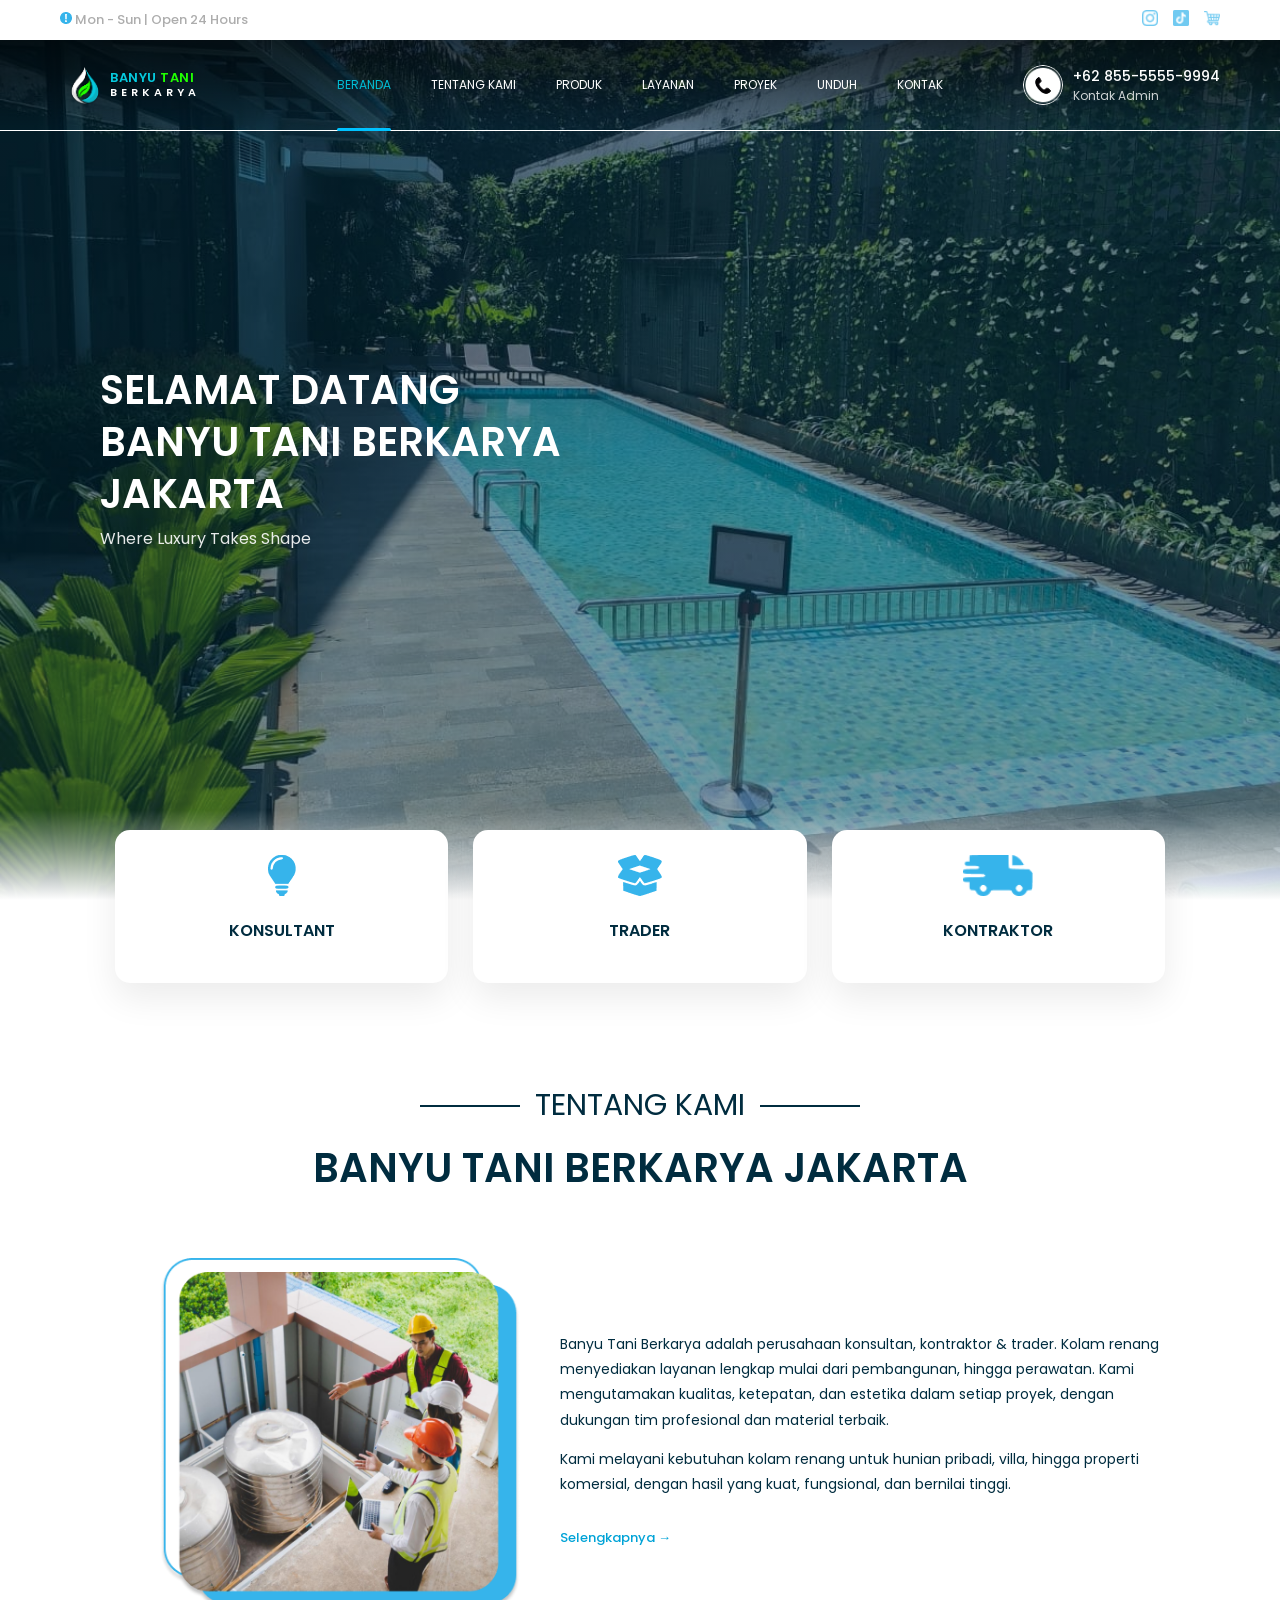
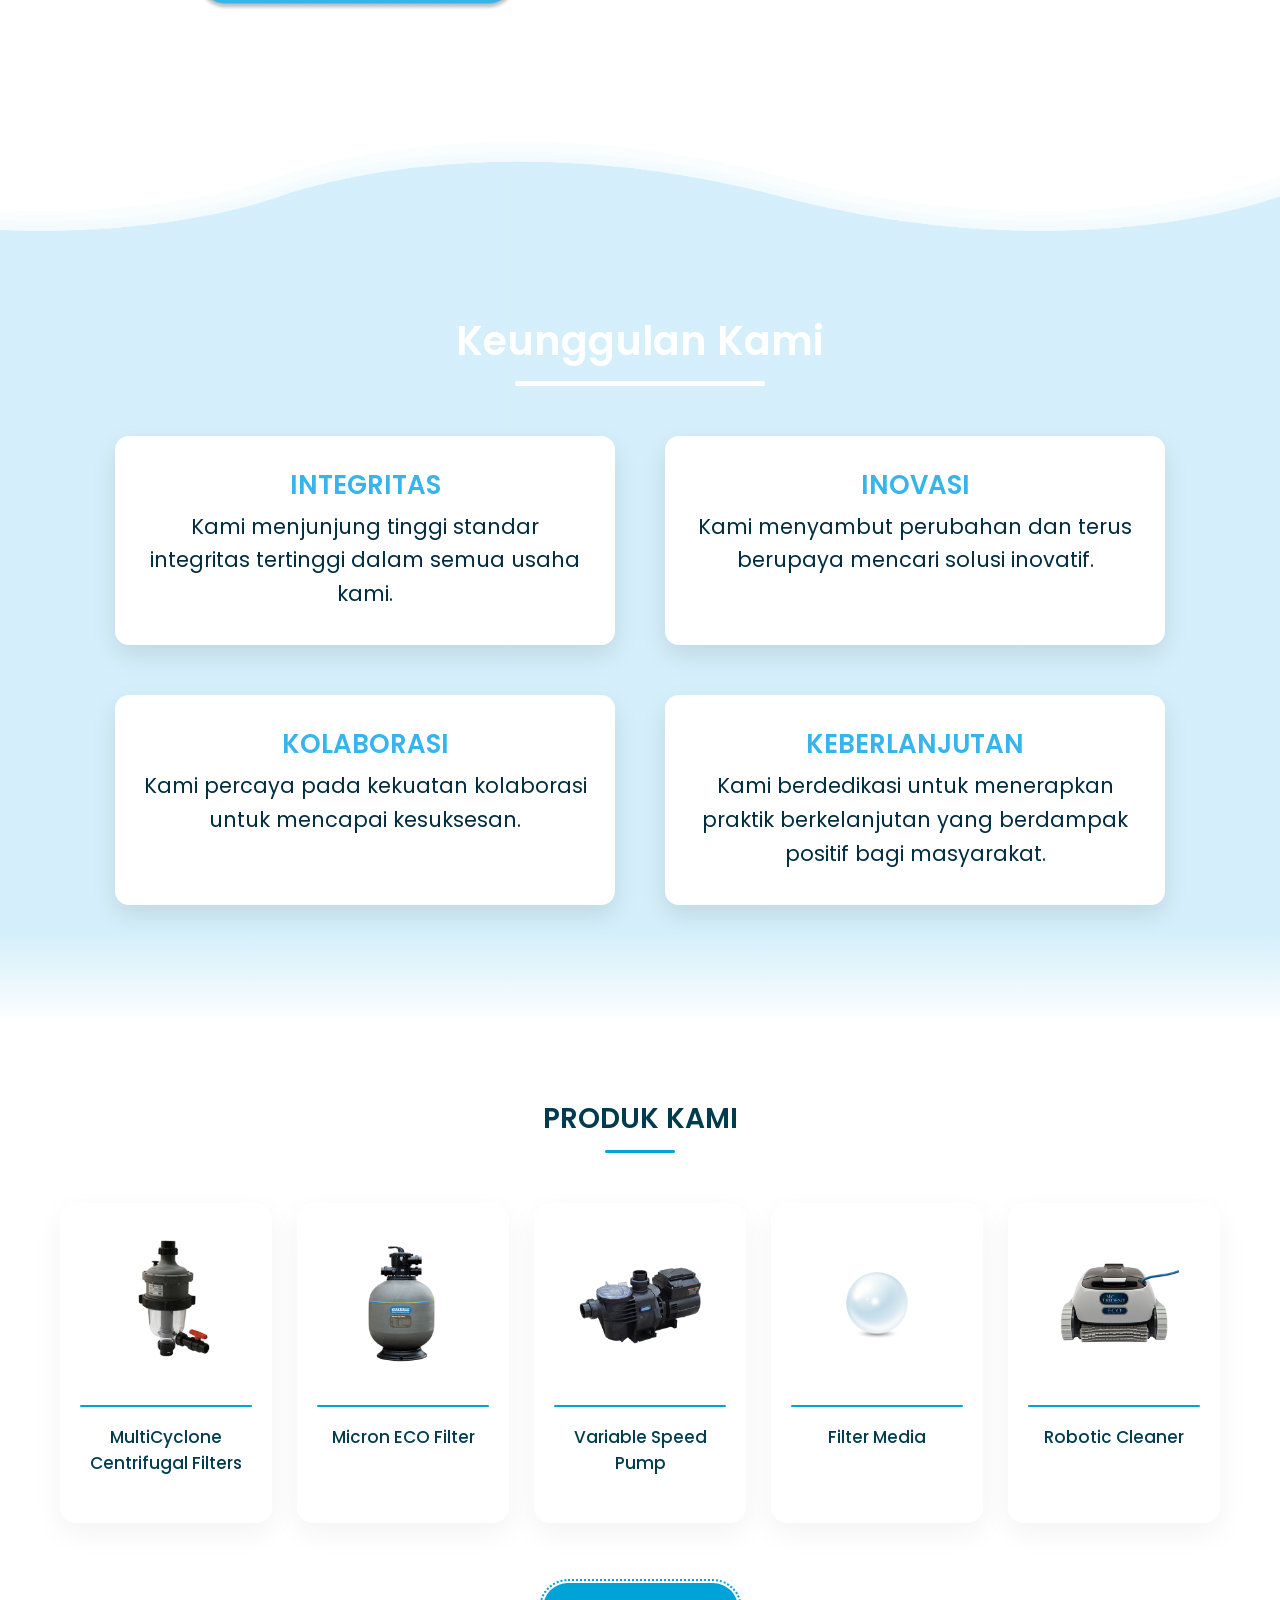
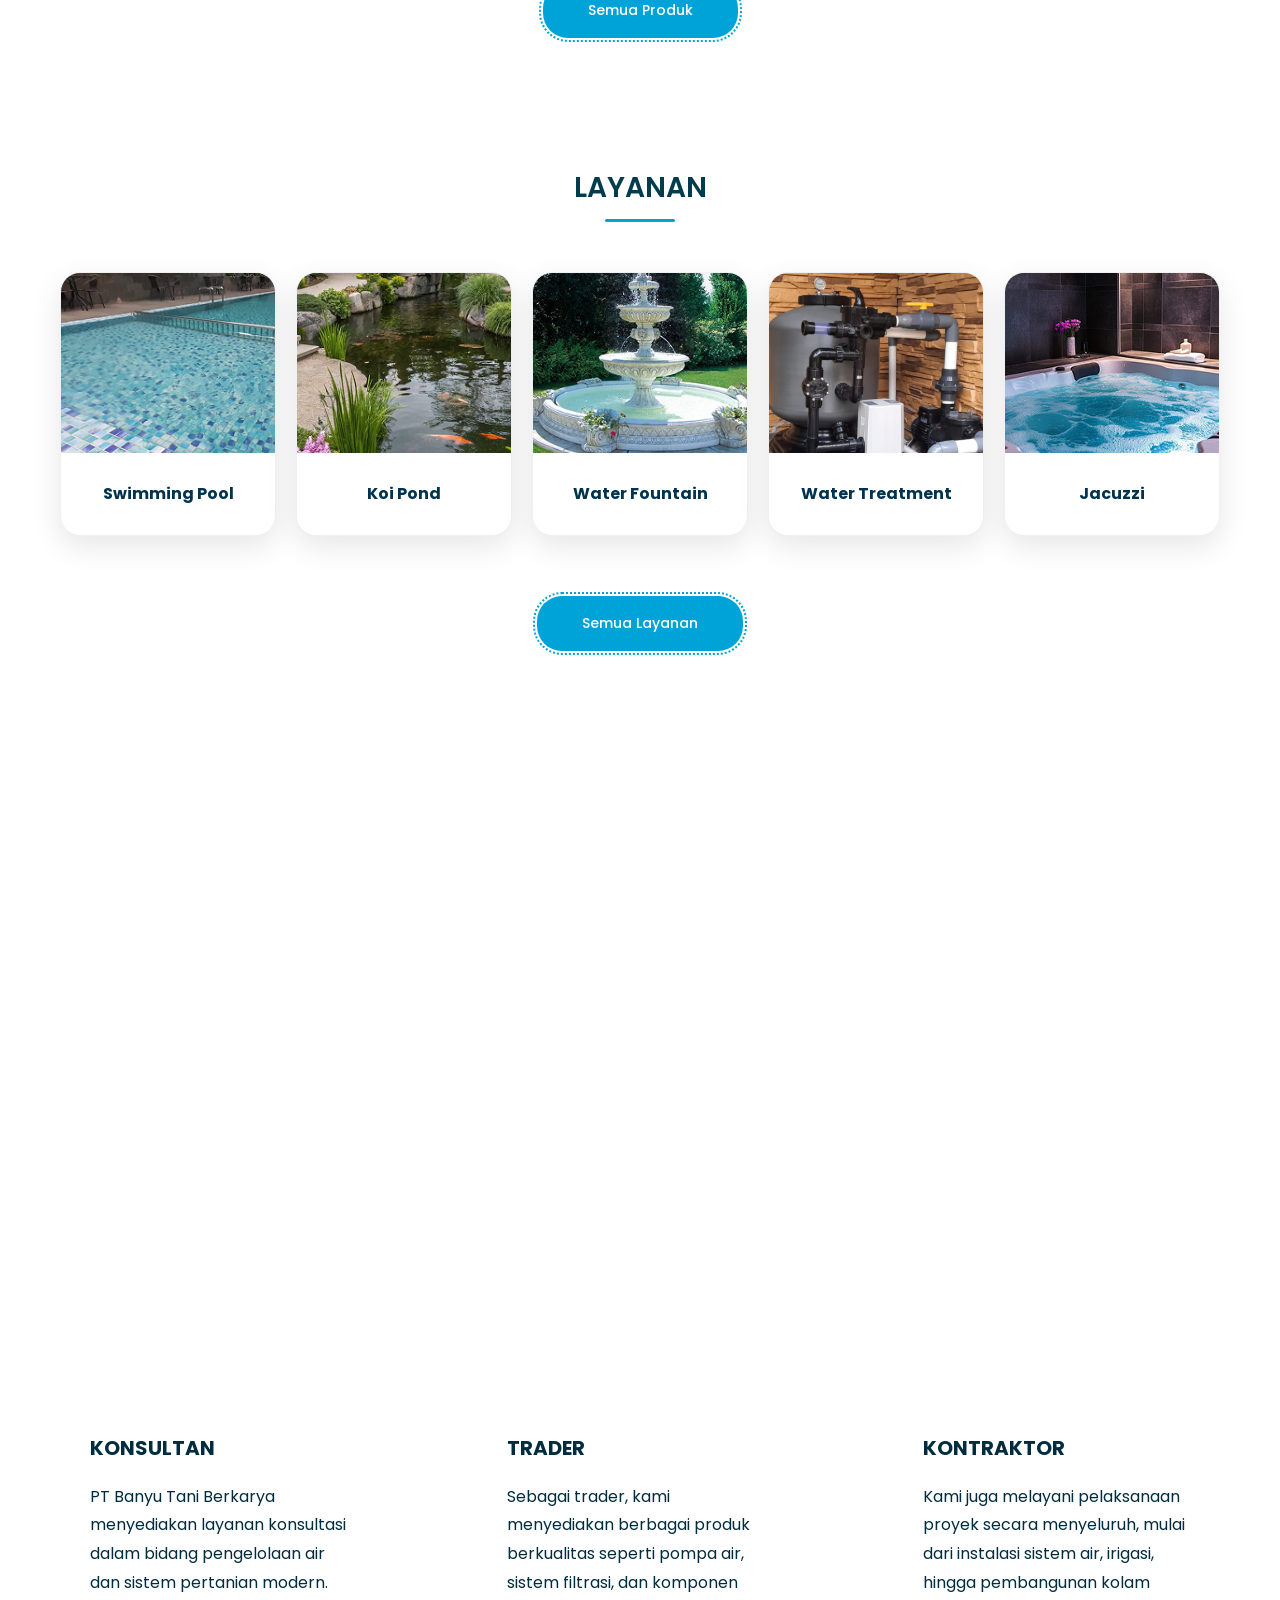
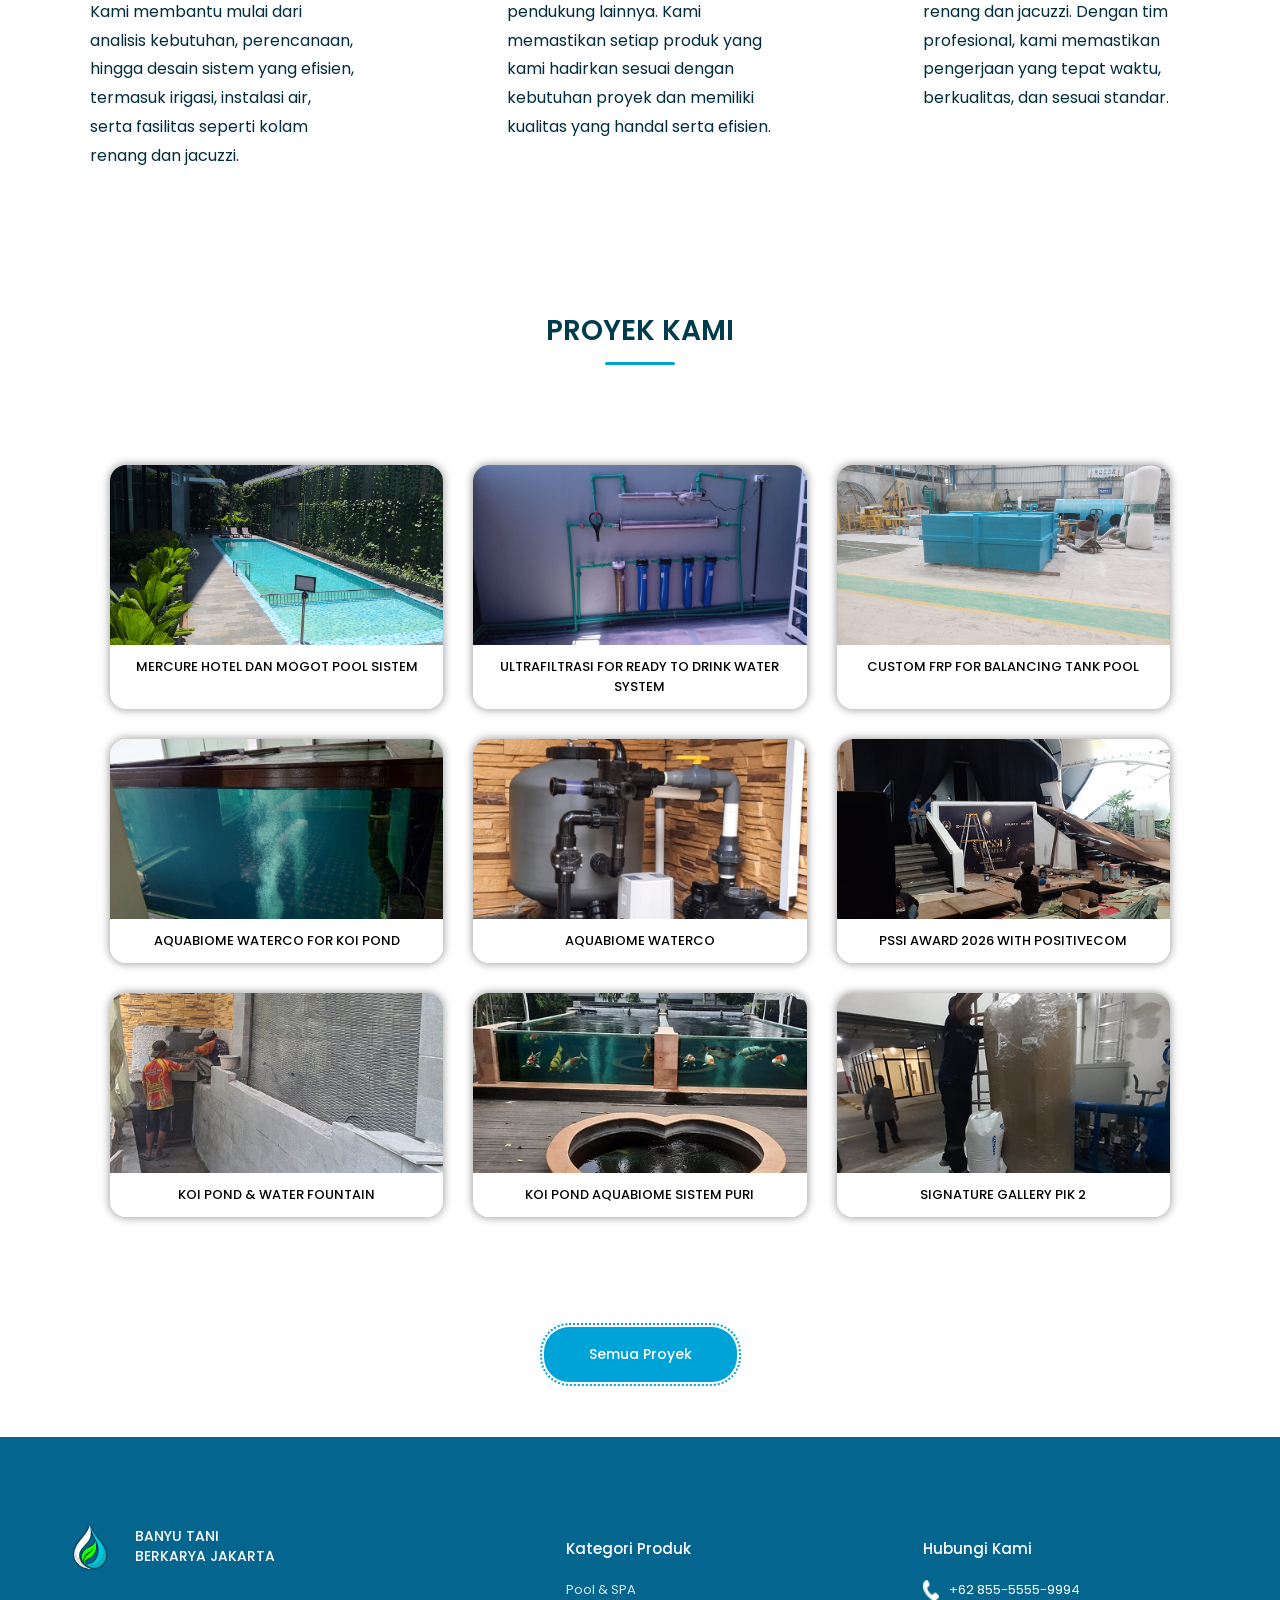
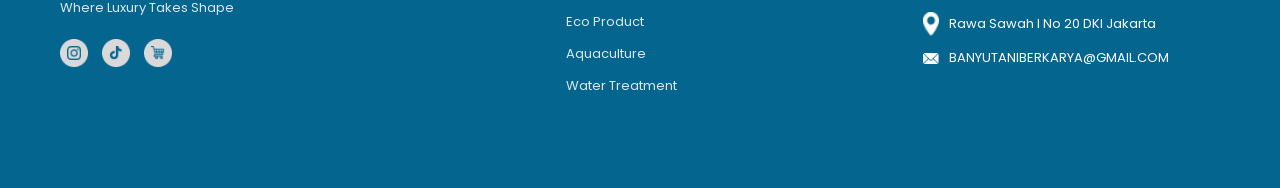
<file: index.html>
<!doctype html>
<html lang="en">
  <head>
    <meta charset="UTF-8" />
    <meta name="viewport" content="width=device-width, initial-scale=1.0" />
    <title>BANYU TANI BERKARYA JAKARTA</title>
    <link rel="stylesheet" href="style.css" />

    <!-- Poppins font -->
    <link rel="preconnect" href="https://fonts.googleapis.com" />
    <link rel="preconnect" href="https://fonts.gstatic.com" crossorigin />
    <link
      href="https://fonts.googleapis.com/css2?family=PT+Serif:ital,wght@0,400;0,700;1,400;1,700&family=Poppins:ital,wght@0,100;0,200;0,300;0,400;0,500;0,600;0,700;0,800;0,900;1,100;1,200;1,300;1,400;1,500;1,600;1,700;1,800;1,900&display=swap"
      rel="stylesheet"
    />
  </head>
  <body>
    <!-- TOP BAR -->
    <div class="topbar" id="topbar">
      <div class="container topbar-content">
        <div class="topbar-left">
          <span
            ><img src="images/exclamation.png" alt="" /> Mon - Sun | Open 24
            Hours</span
          >
        </div>

        <div class="topbar-right">
          <a href="#" class="social"
            ><img src="images/insta.png" alt="Instagram"
          /></a>
          <a href="#" class="social"
            ><img src="images/tiktok.png" alt="Tiktok"
          /></a>
          <a href="#" class="social"
            ><img src="images/cart.png" alt="Tokopedia"
          /></a>
        </div>
      </div>
    </div>

    <!-- MAIN NAVBAR -->
    <nav class="navbar" id="navbar">
      <div class="container nav-content">
        <!-- LEFT -->
        <div class="logo">
          <img src="images/LogoPT.png" alt="Logo" class="logo-img" />
          <span class="logo-text">
            <span class="text-banyu">BANYU</span>
            <span class="text-tani">TANI</span>
            <br />
            <span class="text-berkarya">BERKARYA</span>
          </span>
        </div>

        <!-- CENTER -->
        <ul class="menu">
          <li><a href="#" class="active">BERANDA</a></li>
          <li><a href="about.html">TENTANG KAMI</a></li>
          <li>
            <a href="product.html">PRODUK </a>
          </li>
          <li>
            <a href="service.html">LAYANAN </a>
          </li>
          <li>
            <a href="project.html">PROYEK </a>
          </li>
          <li>
            <a href="brochure.html"> UNDUH</a>
          </li>
          <li><a href="contact.html">KONTAK</a></li>
        </ul>

        <!-- RIGHT -->
        <div class="profile">
          <img
            src="images/callW.png"
            alt="Profile"
            class="profile-pic profile-light"
          />

          <img src="images/callB.png" class="profile-pic profile-dark" />

          <div class="profile-info">
            <span class="profile-number">+62 855-5555-9994</span>
            <span class="profile-role">Kontak Admin</span>
          </div>
        </div>

        <div class="hamburger" id="hamburger">
          <span></span>
          <span></span>
          <span></span>
        </div>
      </div>
    </nav>

    <!-- HERO -->
    <section class="hero hero-home">
      <div class="hero-overlay"></div>

      <div class="container hero-content reveal">
        <img src="images/LogoPT.png" class="hero-logo" alt="" />
        <div class="hero-text">
          <h1>
            SELAMAT DATANG <br />
            BANYU TANI BERKARYA JAKARTA
          </h1>
          <p>Where Luxury Takes Shape</p>
        </div>
      </div>
    </section>

    <section class="floating-cards reveal">
      <div class="container cards-wrapper">
        <div class="card-item">
          <img src="images/Lamp.png" />
          <h4>KONSULTANT</h4>
        </div>

        <div class="card-item">
          <img src="images/Box.png" />
          <h4>TRADER</h4>
        </div>

        <div class="card-item">
          <img src="images/Car.png" />
          <h4>KONTRAKTOR</h4>
        </div>
      </div>
    </section>

    <section class="about reveal">
      <div class="container">
        <div class="about-header">
          <div class="line"></div>
          <span>TENTANG KAMI</span>
          <div class="line"></div>
        </div>

        <h2>BANYU TANI BERKARYA JAKARTA</h2>

        <div class="about-content">
          <div class="about-image">
            <img src="images/about.png" alt="About" />
          </div>

          <div class="about-text">
            <p>
              Banyu Tani Berkarya adalah perusahaan konsultan, kontraktor &
              trader. Kolam renang menyediakan layanan lengkap mulai dari
              pembangunan, hingga perawatan. Kami mengutamakan kualitas,
              ketepatan, dan estetika dalam setiap proyek, dengan dukungan tim
              profesional dan material terbaik.
            </p>

            <p>
              Kami melayani kebutuhan kolam renang untuk hunian pribadi, villa,
              hingga properti komersial, dengan hasil yang kuat, fungsional, dan
              bernilai tinggi.
            </p>

            <a href="about.html" class="read-more">Selengkapnya →</a>
          </div>
        </div>
      </div>
    </section>

    <section class="keunggulan">
      <div class="wave wave1"></div>
      <div class="wave wave2"></div>
      <div class="wave wave3"></div>
      <div class="wave wave4"></div>
      <div class="keunggulan-overlay"></div>

      <div class="container keunggulan-inner">
        <span class="keunggulan-title">Keunggulan Kami</span>
        <div class="line"></div>

        <div class="keunggulan-content">
          <div class="keunggulan-item">
            <div class="keunggulan-text">
              <h3>INTEGRITAS</h3>
              <p>
                Kami menjunjung tinggi standar integritas tertinggi dalam semua
                usaha kami.
              </p>
            </div>
          </div>

          <div class="keunggulan-item">
            <div class="keunggulan-text">
              <h3>INOVASI</h3>
              <p>
                Kami menyambut perubahan dan terus berupaya mencari solusi
                inovatif.
              </p>
            </div>
          </div>

          <div class="keunggulan-item">
            <div class="keunggulan-text">
              <h3>KOLABORASI</h3>
              <p>
                Kami percaya pada kekuatan kolaborasi untuk mencapai kesuksesan.
              </p>
            </div>
          </div>

          <div class="keunggulan-item">
            <div class="keunggulan-text">
              <h3>KEBERLANJUTAN</h3>
              <p>
                Kami berdedikasi untuk menerapkan praktik berkelanjutan yang
                berdampak positif bagi masyarakat.
              </p>
            </div>
          </div>
        </div>
      </div>
    </section>

    <section class="product reveal index">
      <div class="container">
        <h2 class="section-title">PRODUK KAMI</h2>
        <div class="section-line"></div>

        <div class="home-product-grid">
          <div class="home-product-card">
            <img src="images/product1.png" alt="" />
            <div class="card-line"></div>
            <h3>MultiCyclone Centrifugal Filters</h3>
          </div>

          <div class="home-product-card">
            <img src="images/product2.png" alt="" />
            <div class="card-line"></div>
            <h3>Micron ECO Filter</h3>
          </div>

          <div class="home-product-card">
            <img src="images/product3.png" alt="" />
            <div class="card-line"></div>
            <h3>Variable Speed Pump</h3>
          </div>

          <div class="home-product-card">
            <img src="images/product4.png" alt="" />
            <div class="card-line"></div>
            <h3>Filter Media</h3>
          </div>

          <div class="home-product-card">
            <img src="images/product5.png" alt="" />
            <div class="card-line"></div>
            <h3>Robotic Cleaner</h3>
          </div>
        </div>

        <div class="product-button">
          <a href="product.html" class="btn-product">Semua Produk</a>
        </div>
      </div>
    </section>

    <section class="services reveal index">
      <div class="container">
        <div class="section-header">
          <h2 class="section-title">LAYANAN</h2>
          <div class="section-line"></div>
        </div>

        <div class="home-service-grid">
          <div class="home-service-card">
            <div class="card-img">
              <img src="images/swimming-pool.png" alt="Swimming Pool" />
            </div>
            <div class="card-content">
              <h3>Swimming Pool</h3>
            </div>
          </div>

          <div class="home-service-card">
            <div class="card-img">
              <img src="images/carp-fish.png" alt="Koi Pond" />
            </div>
            <div class="card-content">
              <h3>Koi Pond</h3>
            </div>
          </div>

          <div class="home-service-card">
            <div class="card-img">
              <img src="images/waterFountain.png" alt="Water Fountain" />
            </div>
            <div class="card-content">
              <h3>Water Fountain</h3>
            </div>
          </div>

          <div class="home-service-card">
            <div class="card-img">
              <img src="images/aquabiome.png" alt="Water Treatment" />
            </div>
            <div class="card-content">
              <h3>Water Treatment</h3>
            </div>
          </div>

          <div class="home-service-card">
            <div class="card-img">
              <img src="images/jacuzzi.png" alt="Jacuzzi" />
            </div>
            <div class="card-content">
              <h3>Jacuzzi</h3>
            </div>
          </div>
        </div>

        <div class="product-button">
          <a href="service.html" class="btn-product">Semua Layanan</a>
        </div>
      </div>
    </section>

    <section class="perjalanan">
      <div class="perjalanan-content">
        <h1>PERJALANAN KAMI</h1>
        <p>
          Didirikan pada tahun 2022, Banyu Tani Berkarya berawal sebagai
          perusahaan konsultan kecil. Selama bertahun-tahun, kami memperluas
          layanan kami dan berkembang menjadi penyedia solusi bisnis terkemuka.
          Komitmen kami terhadap inovasi dan keunggulan telah mendorong
          pertumbuhan dan kesuksesan kami.
        </p>
      </div>
    </section>

    <section class="layanan-detail">
      <div class="container grid-wrapper">
        <div class="detail-item">
          <h4>KONSULTAN</h4>
          <p>
            PT Banyu Tani Berkarya menyediakan layanan konsultasi dalam bidang
            pengelolaan air dan sistem pertanian modern. Kami membantu mulai
            dari analisis kebutuhan, perencanaan, hingga desain sistem yang
            efisien, termasuk irigasi, instalasi air, serta fasilitas seperti
            kolam renang dan jacuzzi.
          </p>
        </div>

        <div class="detail-item">
          <h4>TRADER</h4>
          <p>
            Sebagai trader, kami menyediakan berbagai produk berkualitas seperti
            pompa air, sistem filtrasi, dan komponen pendukung lainnya. Kami
            memastikan setiap produk yang kami hadirkan sesuai dengan kebutuhan
            proyek dan memiliki kualitas yang handal serta efisien.
          </p>
        </div>

        <div class="detail-item">
          <h4>KONTRAKTOR</h4>
          <p>
            Kami juga melayani pelaksanaan proyek secara menyeluruh, mulai dari
            instalasi sistem air, irigasi, hingga pembangunan kolam renang dan
            jacuzzi. Dengan tim profesional, kami memastikan pengerjaan yang
            tepat waktu, berkualitas, dan sesuai standar.
          </p>
        </div>
      </div>
    </section>

    <section class="gallery reveal">
      <div class="container">
        <h2 class="section-title">PROYEK KAMI</h2>
        <div class="section-line"></div>

        <div class="gallery-grid">
          <!-- CARD -->
          <div class="gallery-card">
            <div class="gallery-image">
              <img src="images/daanMogot.jpeg" alt="" />
            </div>
            <div class="gallery-caption">
              MERCURE HOTEL DAN MOGOT POOL SISTEM
            </div>
          </div>
          <div class="gallery-card">
            <div class="gallery-image">
              <img src="images/ultrafiltrasi.jpeg" alt="" />
            </div>
            <div class="gallery-caption">
              ULTRAFILTRASI FOR READY TO DRINK WATER SYSTEM
            </div>
          </div>
          <div class="gallery-card">
            <div class="gallery-image">
              <img src="images/tangkiFRP.jpeg" alt="" />
            </div>
            <div class="gallery-caption">
              CUSTOM FRP FOR BALANCING TANK POOL
            </div>
          </div>
          <div class="gallery-card hilang">
            <div class="gallery-image">
              <img src="images/aquaBiomeWaterco.jpeg" alt="" />
            </div>
            <div class="gallery-caption">AQUABIOME WATERCO FOR KOI POND</div>
          </div>
          <div class="gallery-card hilang">
            <div class="gallery-image">
              <img src="images/aquabiome.png" alt="" />
            </div>
            <div class="gallery-caption">AQUABIOME WATERCO</div>
          </div>
          <div class="gallery-card hilang">
            <div class="gallery-image">
              <img src="images/PSSIAward.png" alt="" />
            </div>
            <div class="gallery-caption">PSSI AWARD 2026 WITH POSITIVECOM</div>
          </div>
          <div class="gallery-card hilang">
            <div class="gallery-image">
              <img src="images/Koi&Water.png" alt="" />
            </div>
            <div class="gallery-caption">KOI POND & WATER FOUNTAIN</div>
          </div>
          <div class="gallery-card hilang">
            <div class="gallery-image">
              <img src="images/AquabiomeSistemPuri.png" alt="" />
            </div>
            <div class="gallery-caption">KOI POND AQUABIOME SISTEM PURI</div>
          </div>
          <div class="gallery-card hilang">
            <div class="gallery-image">
              <img src="images/Signature.png" alt="" />
            </div>
            <div class="gallery-caption">SIGNATURE GALLERY PIK 2</div>
          </div>
        </div>
        <div class="product-button">
          <a href="project.html" class="btn-product">Semua Proyek</a>
        </div>
      </div>
    </section>

    <footer class="footer">
      <div class="container footer-inner">
        <!-- LEFT -->
        <div class="footer-col footer-left">
          <div class="footer-logo">
            <img src="images/LogoPT.png" alt="Footer Logo" />
            <span class="logo-text-footer">
              BANYU TANI <br />
              BERKARYA JAKARTA
            </span>
          </div>

          <p class="footer-desc">Where Luxury Takes Shape</p>

          <div class="footer-social">
            <img src="images/instabg.png" alt="" />
            <img src="images/tiktokbg.png" alt="" />
            <img src="images/cartbg.png" alt="" />
          </div>
        </div>

        <!-- MIDDLE -->
        <div class="footer-col footer-mid">
          <h4>Kategori Produk</h4>
          <ul>
            <li><a href="product.html?category=pool">Pool & SPA</a></li>
            <li><a href="product.html?category=eco">Eco Product</a></li>
            <li><a href="product.html?category=aqua">Aquaculture</a></li>
            <li><a href="product.html?category=water">Water Treatment</a></li>
          </ul>
        </div>

        <!-- RIGHT -->
        <div class="footer-col footer-right">
          <h4>Hubungi Kami</h4>
          <ul class="footer-contact">
            <li>
              <img src="images/call.png" alt="" />
              <span>+62 855-5555-9994</span>
            </li>
            <li>
              <img src="images/location.png" alt="" />
              <span>Rawa Sawah I No 20 DKI Jakarta</span>
            </li>
            <li>
              <img src="images/mail.png" alt="" />
              <span>BANYUTANIBERKARYA@GMAIL.COM</span>
            </li>
          </ul>
        </div>
      </div>
    </footer>

    <script>
      const hamburger = document.getElementById("hamburger");
      const menu = document.querySelector(".menu");
      const navbar = document.getElementById("navbar");
      const topbar = document.getElementById("topbar");

      hamburger.addEventListener("click", function () {
        hamburger.classList.toggle("active");
        menu.classList.toggle("active");
      });

      document.querySelectorAll(".menu a").forEach((link) => {
        link.addEventListener("click", () => {
          hamburger.classList.remove("active");
          menu.classList.remove("active");
        });
      });

      window.addEventListener("scroll", function () {
        if (window.scrollY > 50) {
          topbar.classList.add("hide");
          navbar.classList.add("scrolled");
        } else {
          topbar.classList.remove("hide");
          navbar.classList.remove("scrolled");
        }
      });
    </script>

    <script>
      const reveals = document.querySelectorAll(".reveal");

      const observer = new IntersectionObserver(
        (entries) => {
          entries.forEach((entry) => {
            if (entry.isIntersecting) {
              entry.target.classList.add("active");
              observer.unobserve(entry.target);
            }
          });
        },
        {
          threshold: 0.15,
        },
      );

      reveals.forEach((el) => {
        observer.observe(el);
      });
    </script>
  </body>
</html>
</file>
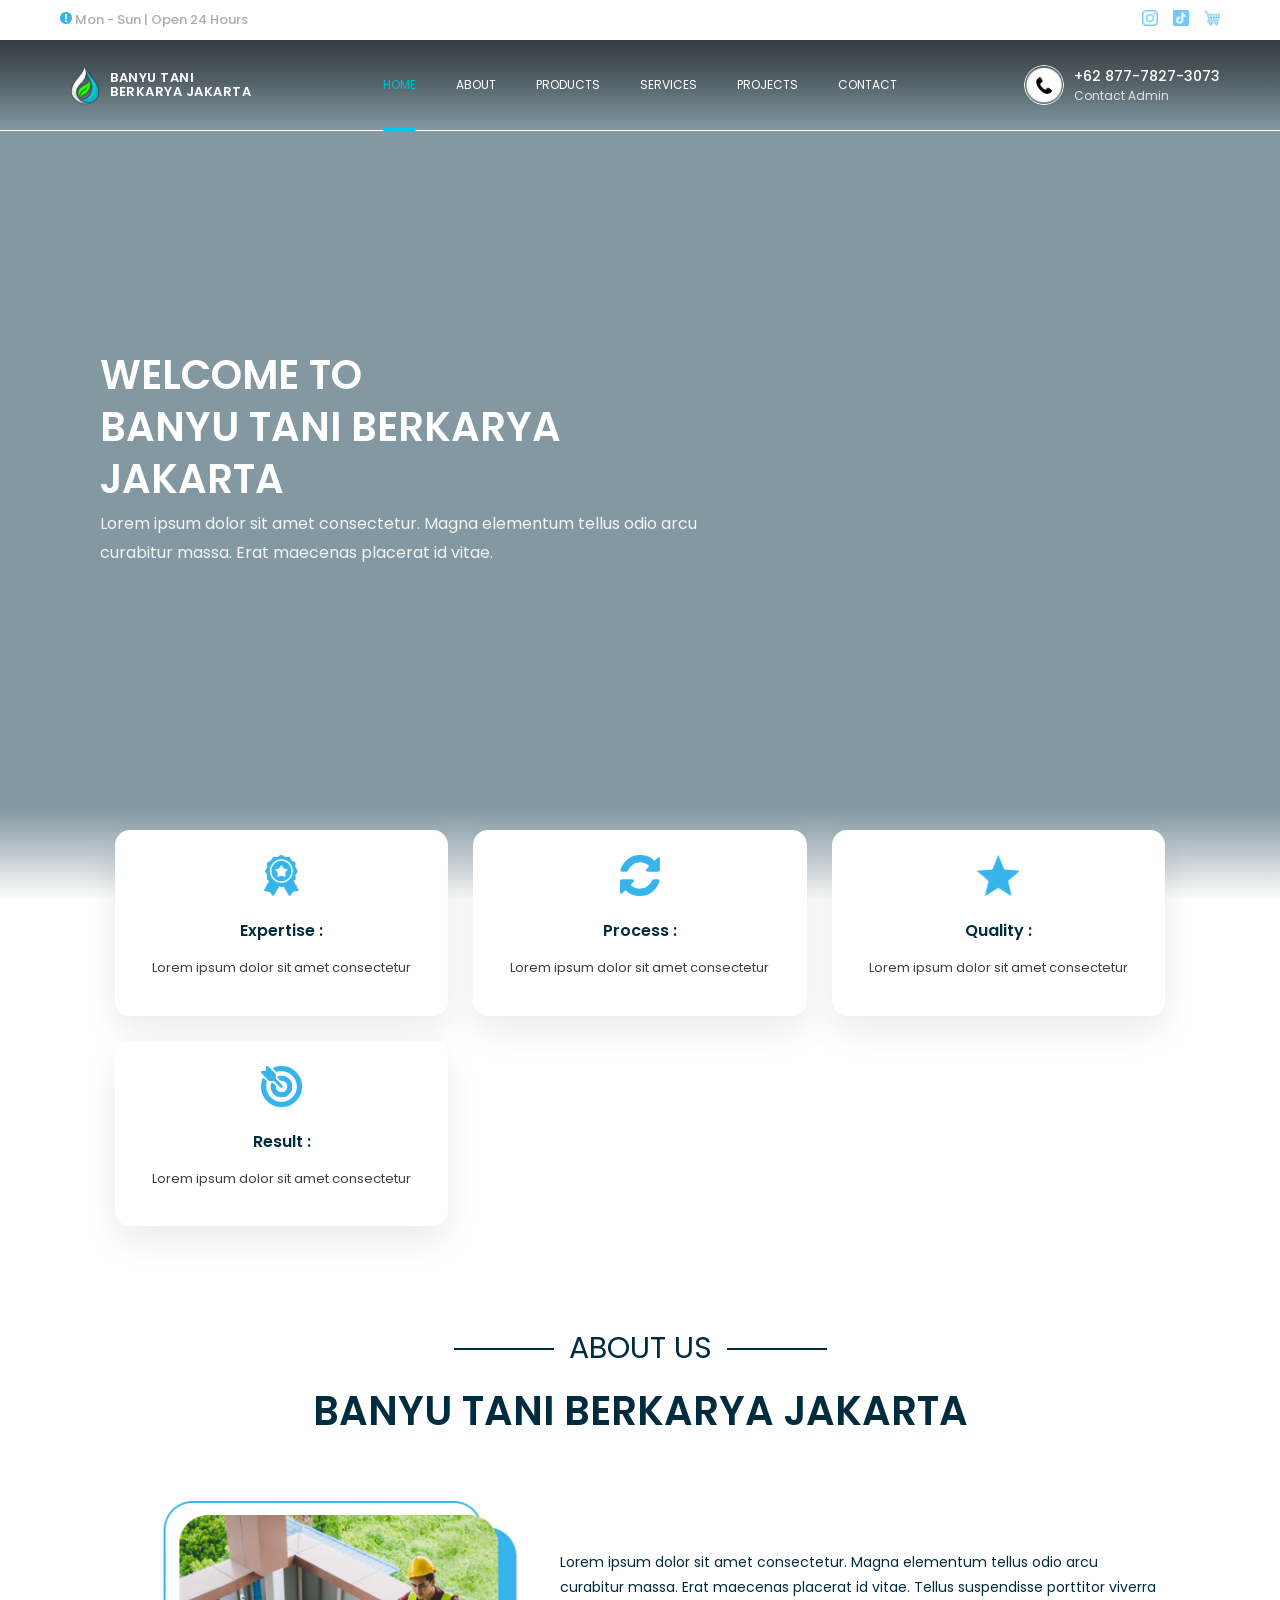
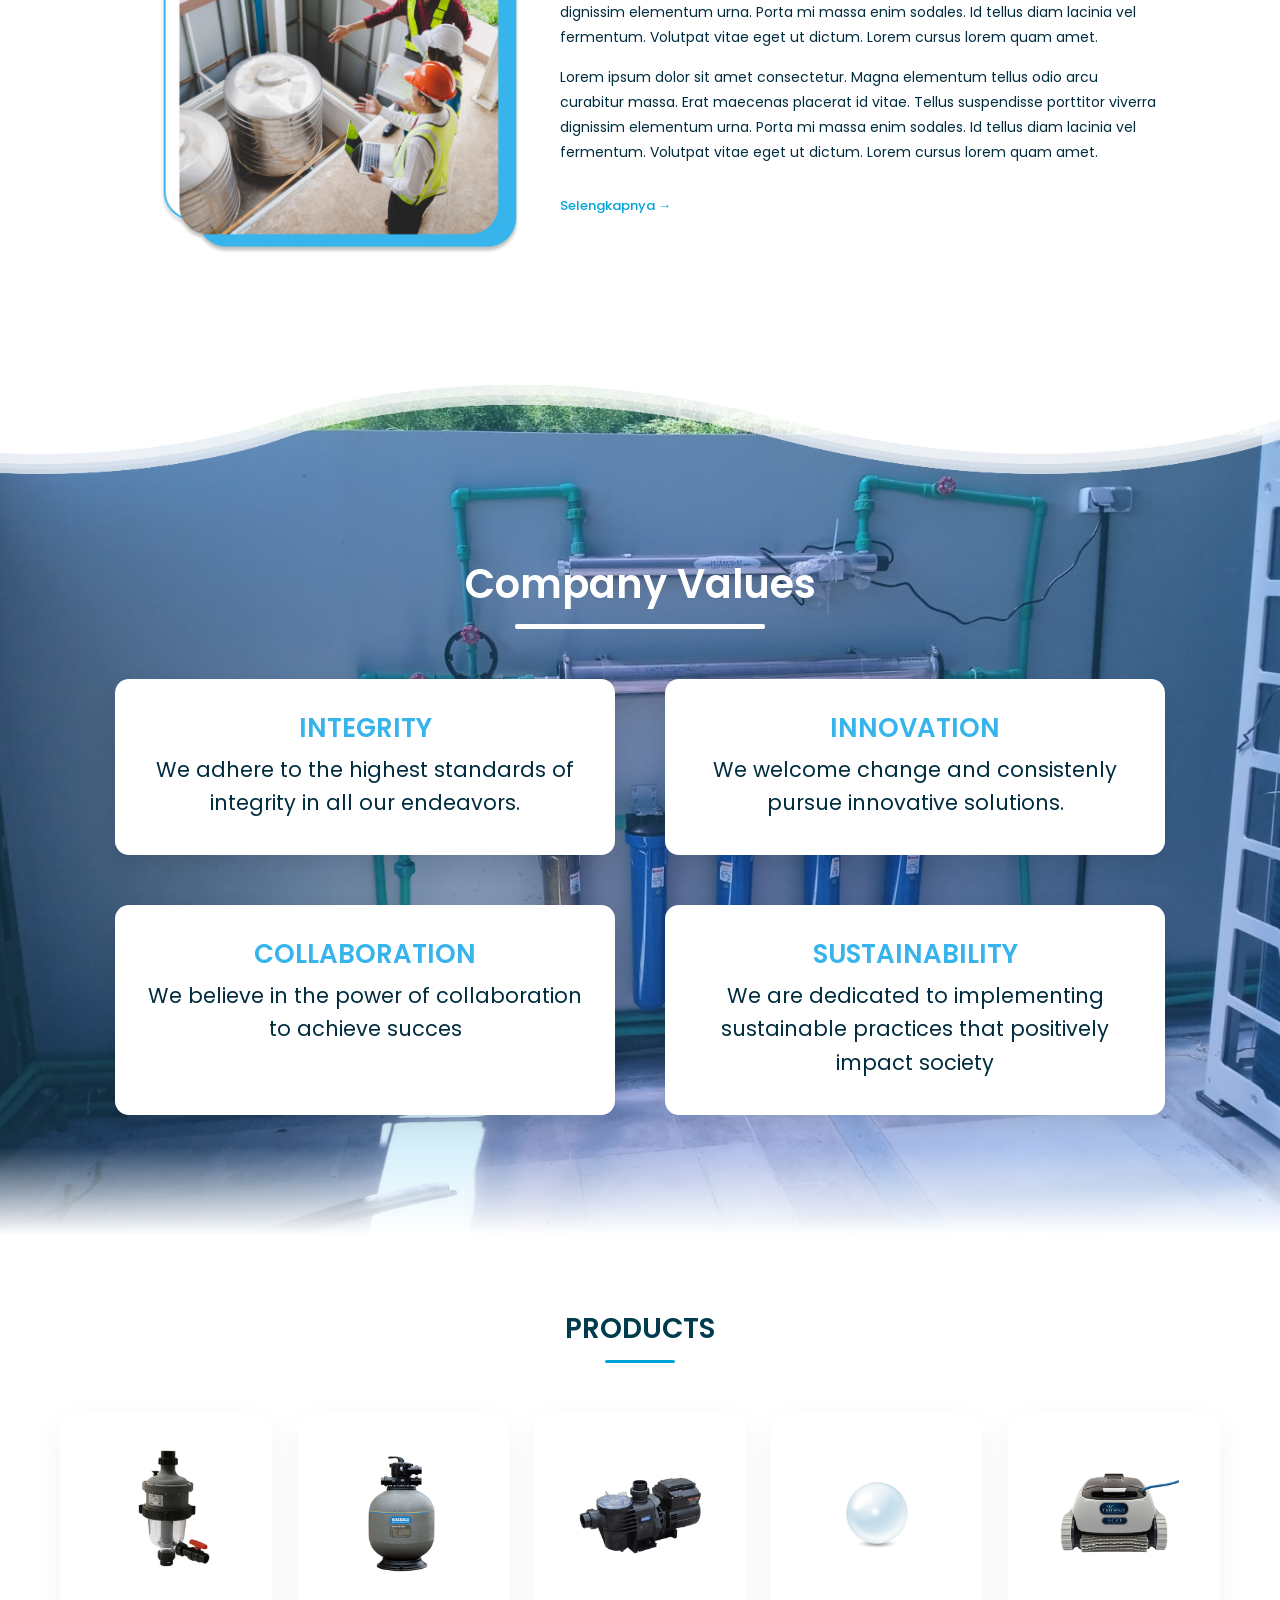
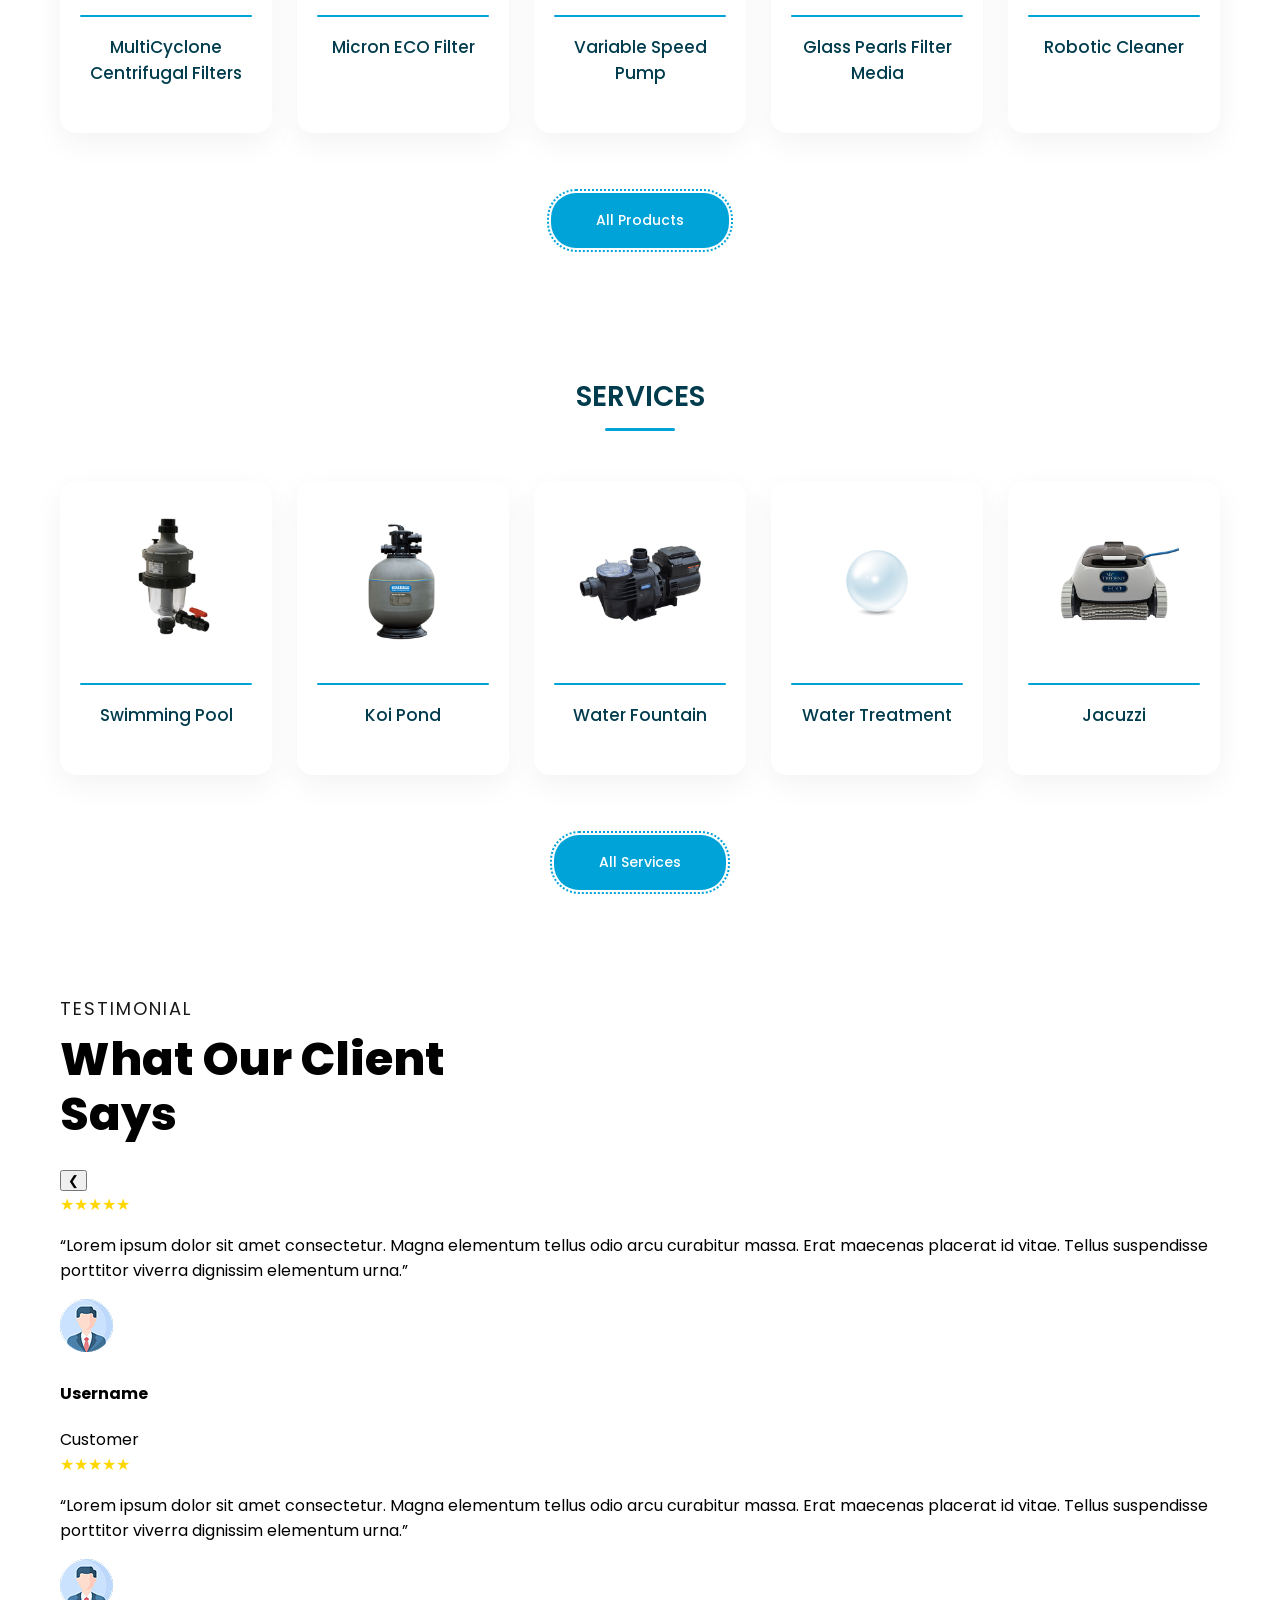
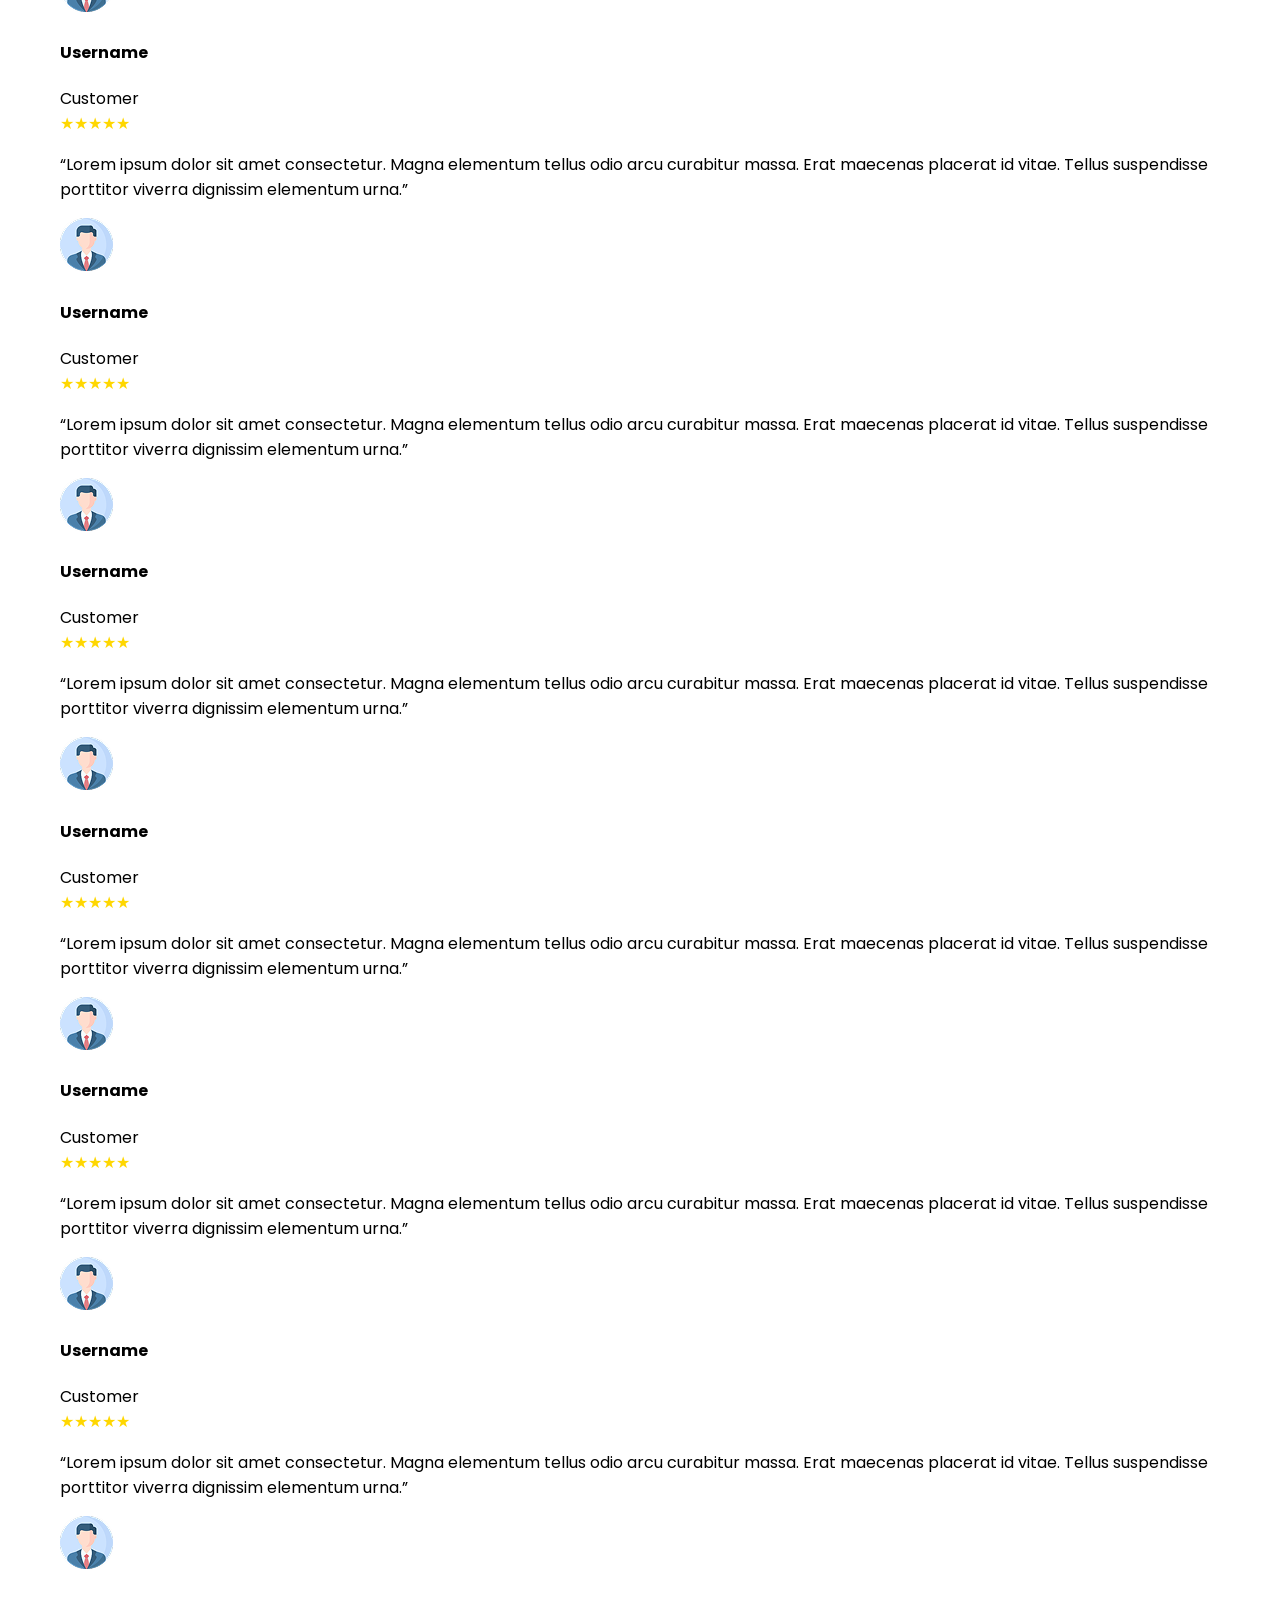
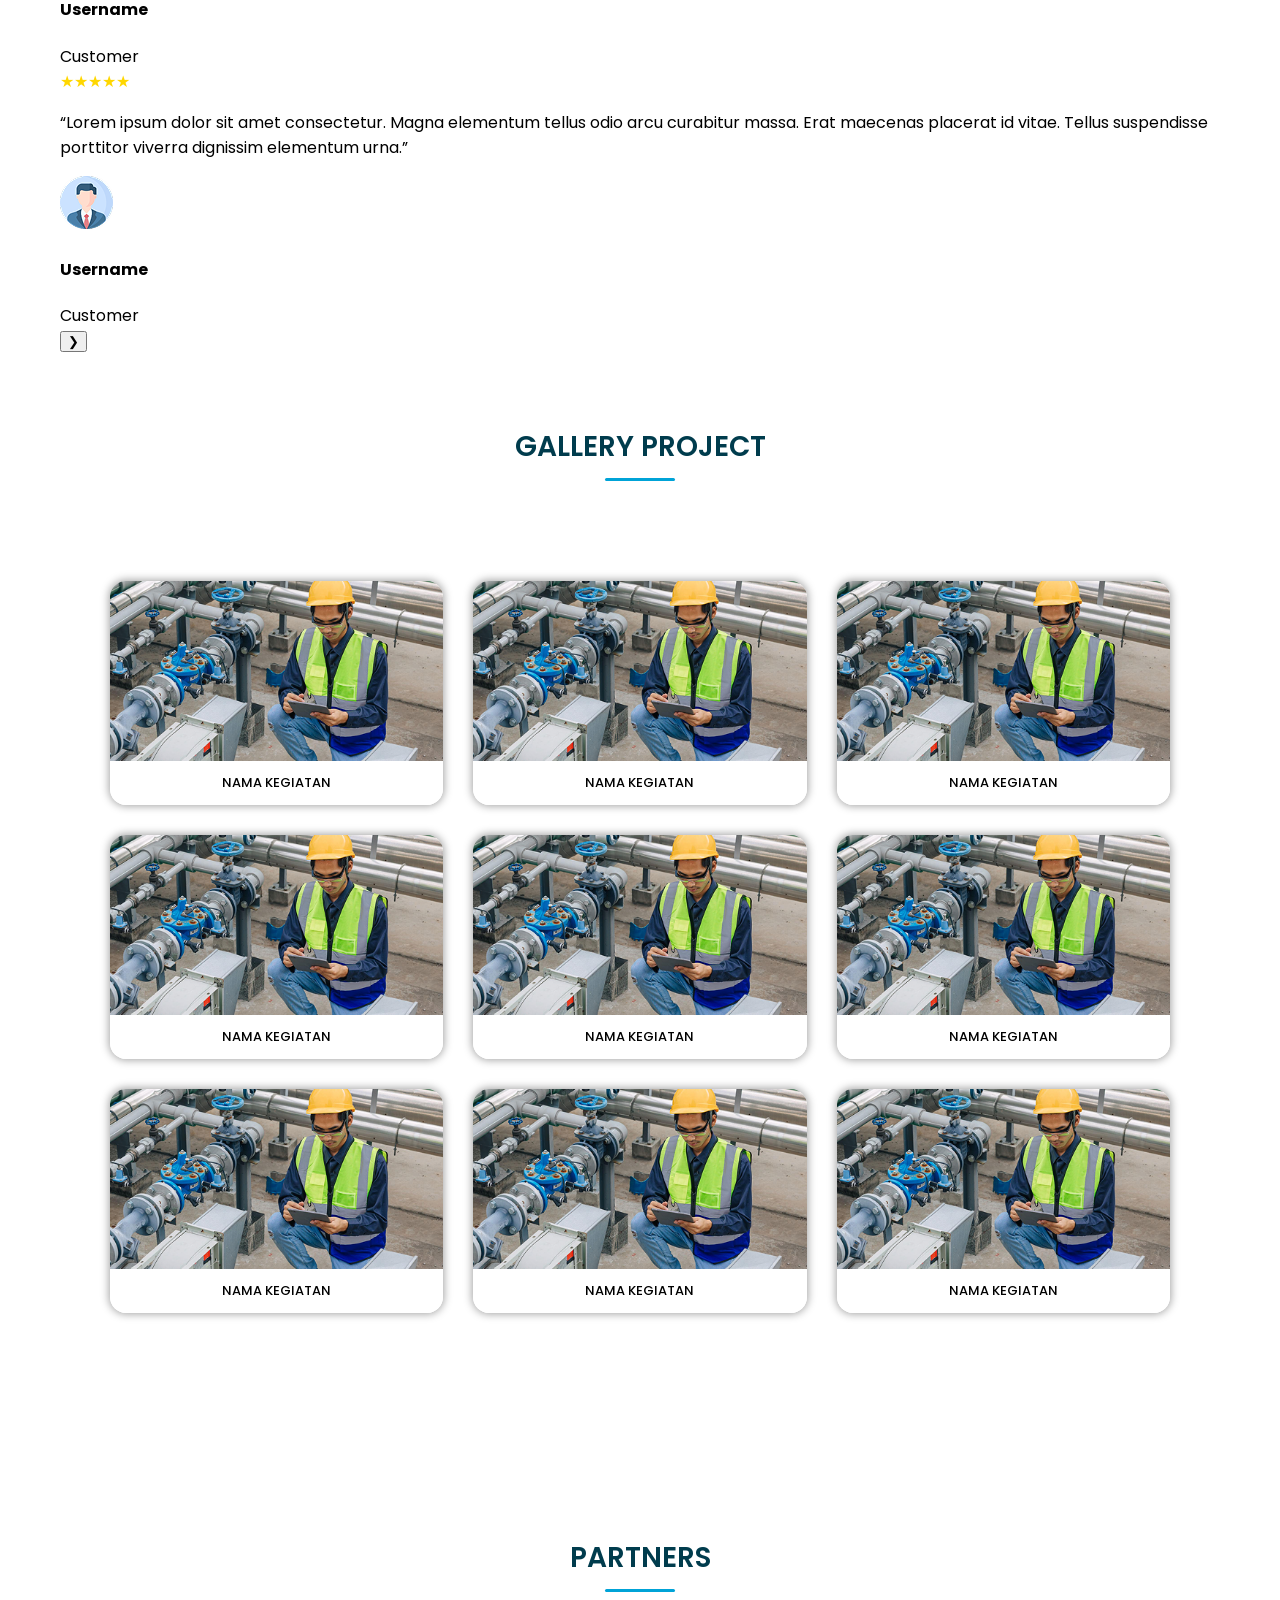
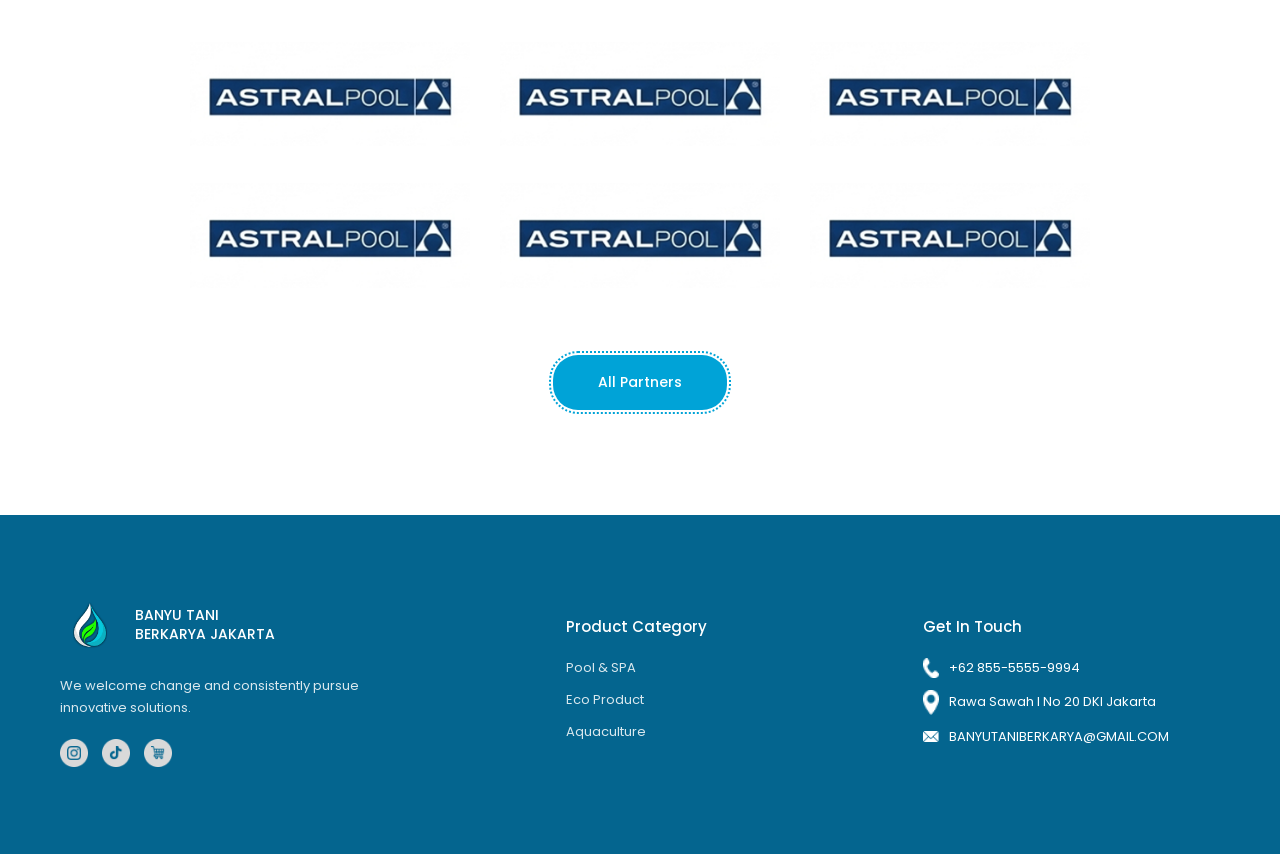
<file: Index.html>
<!doctype html>
<html lang="en">
  <head>
    <meta charset="UTF-8" />
    <meta name="viewport" content="width=device-width, initial-scale=1.0" />
    <title>BANYU TANI BERKARYA JAKARTA</title>
    <link rel="stylesheet" href="style.css" />

    <!-- Poppins font -->
    <link rel="preconnect" href="https://fonts.googleapis.com" />
    <link rel="preconnect" href="https://fonts.gstatic.com" crossorigin />
    <link
      href="https://fonts.googleapis.com/css2?family=PT+Serif:ital,wght@0,400;0,700;1,400;1,700&family=Poppins:ital,wght@0,100;0,200;0,300;0,400;0,500;0,600;0,700;0,800;0,900;1,100;1,200;1,300;1,400;1,500;1,600;1,700;1,800;1,900&display=swap"
      rel="stylesheet"
    />
  </head>
  <body>
    <!-- TOP BAR -->
    <div class="topbar" id="topbar">
      <div class="container topbar-content">
        <div class="topbar-left">
          <span
            ><img src="images/exclamation.png" alt="" /> Mon - Sun | Open 24
            Hours</span
          >
        </div>

        <div class="topbar-right">
          <a href="#" class="social"
            ><img src="images/insta.png" alt="Instagram"
          /></a>
          <a href="#" class="social"
            ><img src="images/tiktok.png" alt="Tiktok"
          /></a>
          <a href="#" class="social"
            ><img src="images/cart.png" alt="Tokopedia"
          /></a>
        </div>
      </div>
    </div>

    <!-- MAIN NAVBAR -->
    <nav class="navbar" id="navbar">
      <div class="container nav-content">
        <!-- LEFT -->
        <div class="logo">
          <img src="images/LogoPT.png" alt="Logo" class="logo-img" />
          <span class="logo-text"
            >BANYU TANI <br />
            BERKARYA JAKARTA</span
          >
        </div>

        <!-- CENTER -->
        <ul class="menu">
          <li><a href="#" class="active">HOME</a></li>
          <li><a href="about.html">ABOUT</a></li>
          <li>
            <a href="product.html"> PRODUCTS </a>
          </li>
          <li>
            <a href="service.html">SERVICES </a>
          </li>
          <li>
            <a href="project.html">PROJECTS </a>
          </li>
          <li><a href="contact.html">CONTACT</a></li>
        </ul>

        <!-- RIGHT -->
        <div class="profile">
          <img
            src="images/callW.png"
            alt="Profile"
            class="profile-pic profile-light"
          />

          <img src="images/callB.png" class="profile-pic profile-dark" />

          <div class="profile-info">
            <span class="profile-number">+62 877-7827-3073</span>
            <span class="profile-role">Contact Admin</span>
          </div>
        </div>

        <div class="hamburger" id="hamburger">
          <span></span>
          <span></span>
          <span></span>
        </div>
      </div>
    </nav>

    <!-- HERO -->
    <section class="hero">
      <div class="hero-overlay"></div>

      <div class="container hero-content reveal">
        <img src="images/LogoPT.png" class="hero-logo" alt="" />
        <div class="hero-text">
          <h1>
            WELCOME TO <br />
            BANYU TANI BERKARYA JAKARTA
          </h1>
          <p>
            Lorem ipsum dolor sit amet consectetur. Magna elementum tellus odio
            arcu curabitur massa. Erat maecenas placerat id vitae.
          </p>
        </div>

        <!-- Arrow -->
        <!-- <div class="hero-arrow left">&#10094;</div>
        <div class="hero-arrow right">&#10095;</div> -->

        <!-- Dots -->
        <!-- <div class="hero-dots">
          <span class="active"></span>
          <span></span>
          <span></span>
        </div> -->
      </div>
    </section>

    <section class="floating-cards reveal">
      <div class="container cards-wrapper">
        <div class="card-item">
          <img src="images/medal.png" />
          <h4>Expertise :</h4>
          <p>Lorem ipsum dolor sit amet consectetur</p>
        </div>

        <div class="card-item">
          <img src="images/recycle.png" />
          <h4>Process :</h4>
          <p>Lorem ipsum dolor sit amet consectetur</p>
        </div>

        <div class="card-item">
          <img src="images/star.png" />
          <h4>Quality :</h4>
          <p>Lorem ipsum dolor sit amet consectetur</p>
        </div>

        <div class="card-item">
          <img src="images/bullseye.png" />
          <h4>Result :</h4>
          <p>Lorem ipsum dolor sit amet consectetur</p>
        </div>
      </div>
    </section>

    <section class="about reveal">
      <div class="container">
        <div class="about-header">
          <div class="line"></div>
          <span>ABOUT US</span>
          <div class="line"></div>
        </div>

        <h2>BANYU TANI BERKARYA JAKARTA</h2>

        <div class="about-content">
          <div class="about-image">
            <img src="images/about.png" alt="About" />
          </div>

          <div class="about-text">
            <p>
              Lorem ipsum dolor sit amet consectetur. Magna elementum tellus
              odio arcu curabitur massa. Erat maecenas placerat id vitae. Tellus
              suspendisse porttitor viverra dignissim elementum urna. Porta mi
              massa enim sodales. Id tellus diam lacinia vel fermentum. Volutpat
              vitae eget ut dictum. Lorem cursus lorem quam amet.
            </p>

            <p>
              Lorem ipsum dolor sit amet consectetur. Magna elementum tellus
              odio arcu curabitur massa. Erat maecenas placerat id vitae. Tellus
              suspendisse porttitor viverra dignissim elementum urna. Porta mi
              massa enim sodales. Id tellus diam lacinia vel fermentum. Volutpat
              vitae eget ut dictum. Lorem cursus lorem quam amet.
            </p>

            <a href="#" class="read-more">Selengkapnya →</a>
          </div>
        </div>
      </div>
    </section>

    <section class="keunggulan reveal">
      <div class="wave wave1"></div>
      <div class="wave wave2"></div>
      <div class="wave wave3"></div>
      <div class="wave wave4"></div>
      <div class="keunggulan-overlay"></div>

      <div class="container keunggulan-inner">
        <span class="keunggulan-title">Company Values</span>
        <div class="line"></div>

        <div class="keunggulan-content">
          <div class="keunggulan-item">
            <!-- <img src="images/medal.png" alt="Keunggulan 1" /> -->
            <div class="keunggulan-text">
              <h3>INTEGRITY</h3>
              <p>
                We adhere to the highest standards of integrity in all our
                endeavors.
              </p>
            </div>
          </div>

          <div class="keunggulan-item">
            <!-- <img src="images/star.png" alt="Keunggulan 3" /> -->
            <div class="keunggulan-text">
              <h3>INNOVATION</h3>
              <p>
                We welcome change and consistenly pursue innovative solutions.
              </p>
            </div>
          </div>

          <div class="keunggulan-item">
            <!-- <img src="images/recycle.png" alt="Keunggulan 2" /> -->
            <div class="keunggulan-text">
              <h3>COLLABORATION</h3>
              <p>We believe in the power of collaboration to achieve succes</p>
            </div>
          </div>

          <div class="keunggulan-item">
            <!-- <img src="images/bullseye.png" alt="Keunggulan 4" /> -->
            <div class="keunggulan-text">
              <h3>SUSTAINABILITY</h3>
              <p>
                We are dedicated to implementing sustainable practices that
                positively impact society
              </p>
            </div>
          </div>
        </div>
      </div>
    </section>

    <section class="product reveal index">
      <div class="container">
        <h2 class="section-title">PRODUCTS</h2>
        <div class="section-line"></div>

        <div class="home-product-grid">
          <div class="home-product-card">
            <img src="images/product1.png" alt="" />
            <div class="card-line"></div>
            <h3>MultiCyclone Centrifugal Filters</h3>
          </div>

          <div class="home-product-card">
            <img src="images/product2.png" alt="" />
            <div class="card-line"></div>
            <h3>Micron ECO Filter</h3>
          </div>

          <div class="home-product-card">
            <img src="images/product3.png" alt="" />
            <div class="card-line"></div>
            <h3>Variable Speed Pump</h3>
          </div>

          <div class="home-product-card">
            <img src="images/product4.png" alt="" />
            <div class="card-line"></div>
            <h3>Glass Pearls Filter Media</h3>
          </div>

          <div class="home-product-card">
            <img src="images/product5.png" alt="" />
            <div class="card-line"></div>
            <h3>Robotic Cleaner</h3>
          </div>
        </div>

        <div class="product-button">
          <a href="product.html" class="btn-product">All Products</a>
        </div>
      </div>
    </section>

    <section class="services reveal index">
      <div class="container">
        <h2 class="section-title">SERVICES</h2>
        <div class="section-line"></div>

        <div class="home-product-grid">
          <div class="home-product-card">
            <img src="images/product1.png" alt="" />
            <div class="card-line"></div>
            <h3>Swimming Pool</h3>
          </div>

          <div class="home-product-card">
            <img src="images/product2.png" alt="" />
            <div class="card-line"></div>
            <h3>Koi Pond</h3>
          </div>

          <div class="home-product-card">
            <img src="images/product3.png" alt="" />
            <div class="card-line"></div>
            <h3>Water Fountain</h3>
          </div>

          <div class="home-product-card">
            <img src="images/product4.png" alt="" />
            <div class="card-line"></div>
            <h3>Water Treatment</h3>
          </div>

          <div class="home-product-card">
            <img src="images/product5.png" alt="" />
            <div class="card-line"></div>
            <h3>Jacuzzi</h3>
          </div>
        </div>

        <div class="product-button">
          <a href="service.html" class="btn-product">All Services</a>
        </div>
      </div>
    </section>

    <section class="testimonial-section reveal">
      <div class="container">
        <div class="testimonial-header">
          <span class="subtitle">Testimonial</span>
          <h2 class="title">
            What Our Client <br />
            Says
          </h2>
        </div>

        <div class="testimonial-slider">
          <button class="testi-btn prev">&#10094;</button>

          <div class="testimonial-viewport">
            <div class="testimonial-grid-simple" id="testiTrack">
              <!-- TESTI -->
              <div class="testi-box">
                <div class="stars">★★★★★</div>
                <p>
                  “Lorem ipsum dolor sit amet consectetur. Magna elementum
                  tellus odio arcu curabitur massa. Erat maecenas placerat id
                  vitae. Tellus suspendisse porttitor viverra dignissim
                  elementum urna.”
                </p>
                <div class="testi-user">
                  <img src="images/profile.png" />
                  <div>
                    <h4>Username</h4>
                    <span>Customer</span>
                  </div>
                </div>
                <div class="corner"></div>
              </div>
              <div class="testi-box">
                <div class="stars">★★★★★</div>
                <p>
                  “Lorem ipsum dolor sit amet consectetur. Magna elementum
                  tellus odio arcu curabitur massa. Erat maecenas placerat id
                  vitae. Tellus suspendisse porttitor viverra dignissim
                  elementum urna.”
                </p>
                <div class="testi-user">
                  <img src="images/profile.png" />
                  <div>
                    <h4>Username</h4>
                    <span>Customer</span>
                  </div>
                </div>
                <div class="corner"></div>
              </div>
              <div class="testi-box">
                <div class="stars">★★★★★</div>
                <p>
                  “Lorem ipsum dolor sit amet consectetur. Magna elementum
                  tellus odio arcu curabitur massa. Erat maecenas placerat id
                  vitae. Tellus suspendisse porttitor viverra dignissim
                  elementum urna.”
                </p>
                <div class="testi-user">
                  <img src="images/profile.png" />
                  <div>
                    <h4>Username</h4>
                    <span>Customer</span>
                  </div>
                </div>
                <div class="corner"></div>
              </div>
              <div class="testi-box">
                <div class="stars">★★★★★</div>
                <p>
                  “Lorem ipsum dolor sit amet consectetur. Magna elementum
                  tellus odio arcu curabitur massa. Erat maecenas placerat id
                  vitae. Tellus suspendisse porttitor viverra dignissim
                  elementum urna.”
                </p>
                <div class="testi-user">
                  <img src="images/profile.png" />
                  <div>
                    <h4>Username</h4>
                    <span>Customer</span>
                  </div>
                </div>
                <div class="corner"></div>
              </div>
              <div class="testi-box">
                <div class="stars">★★★★★</div>
                <p>
                  “Lorem ipsum dolor sit amet consectetur. Magna elementum
                  tellus odio arcu curabitur massa. Erat maecenas placerat id
                  vitae. Tellus suspendisse porttitor viverra dignissim
                  elementum urna.”
                </p>
                <div class="testi-user">
                  <img src="images/profile.png" />
                  <div>
                    <h4>Username</h4>
                    <span>Customer</span>
                  </div>
                </div>
                <div class="corner"></div>
              </div>
            </div>

            <!-- copy card lainnya -->
          </div>

          <button class="testi-btn next">&#10095;</button>
        </div>
      </div>
    </section>

    <section class="gallery reveal">
      <div class="container">
        <h2 class="section-title">GALLERY PROJECT</h2>
        <div class="section-line"></div>

        <div class="gallery-grid">
          <!-- CARD -->
          <div class="gallery-card">
            <div class="gallery-image">
              <img src="images/about1.png" alt="" />
            </div>
            <div class="gallery-caption">NAMA KEGIATAN</div>
          </div>
          <div class="gallery-card">
            <div class="gallery-image">
              <img src="images/about1.png" alt="" />
            </div>
            <div class="gallery-caption">NAMA KEGIATAN</div>
          </div>
          <div class="gallery-card">
            <div class="gallery-image">
              <img src="images/about1.png" alt="" />
            </div>
            <div class="gallery-caption">NAMA KEGIATAN</div>
          </div>
          <div class="gallery-card">
            <div class="gallery-image">
              <img src="images/about1.png" alt="" />
            </div>
            <div class="gallery-caption">NAMA KEGIATAN</div>
          </div>
          <div class="gallery-card">
            <div class="gallery-image">
              <img src="images/about1.png" alt="" />
            </div>
            <div class="gallery-caption">NAMA KEGIATAN</div>
          </div>
          <div class="gallery-card">
            <div class="gallery-image">
              <img src="images/about1.png" alt="" />
            </div>
            <div class="gallery-caption">NAMA KEGIATAN</div>
          </div>
          <div class="gallery-card">
            <div class="gallery-image">
              <img src="images/about1.png" alt="" />
            </div>
            <div class="gallery-caption">NAMA KEGIATAN</div>
          </div>
          <div class="gallery-card">
            <div class="gallery-image">
              <img src="images/about1.png" alt="" />
            </div>
            <div class="gallery-caption">NAMA KEGIATAN</div>
          </div>
          <div class="gallery-card">
            <div class="gallery-image">
              <img src="images/about1.png" alt="" />
            </div>
            <div class="gallery-caption">NAMA KEGIATAN</div>
          </div>

          <!-- copy card ini aja sampe 9 -->
        </div>
      </div>
    </section>

    <section class="partners reveal">
      <div class="container">
        <h2 class="section-title">PARTNERS</h2>
        <div class="section-line"></div>

        <div class="partner-grid">
          <div class="partner-item">
            <img src="images/partner1.png" alt="Astral Pool" />
          </div>
          <div class="partner-item">
            <img src="images/partner1.png" alt="Astral Pool" />
          </div>
          <div class="partner-item">
            <img src="images/partner1.png" alt="Zodiac" />
          </div>
          <div class="partner-item">
            <img src="images/partner1.png" alt="Zodiac" />
          </div>
          <div class="partner-item">
            <img src="images/partner1.png" alt="Cepex" />
          </div>
          <div class="partner-item">
            <img src="images/partner1.png" alt="Laghetto" />
          </div>
        </div>

        <div class="product-button">
          <a href="about.html" class="btn-product">All Partners</a>
        </div>
      </div>
    </section>

    <footer class="footer">
      <div class="container footer-inner">
        <!-- LEFT -->
        <div class="footer-col footer-left">
          <div class="footer-logo">
            <img src="images/LogoPT.png" alt="Footer Logo" />
            <span class="logo-text-footer">
              BANYU TANI <br />
              BERKARYA JAKARTA
            </span>
          </div>

          <p class="footer-desc">
            We welcome change and consistently pursue innovative solutions.
          </p>

          <div class="footer-social">
            <img src="images/instabg.png" alt="" />
            <img src="images/tiktokbg.png" alt="" />
            <img src="images/cartbg.png" alt="" />
          </div>
        </div>

        <!-- MIDDLE -->
        <div class="footer-col footer-mid">
          <h4>Product Category</h4>
          <ul>
            <li><a href="#">Pool & SPA</a></li>
            <li><a href="#">Eco Product</a></li>
            <li><a href="#">Aquaculture</a></li>
          </ul>
        </div>

        <!-- RIGHT -->
        <div class="footer-col footer-right">
          <h4>Get In Touch</h4>
          <ul class="footer-contact">
            <li>
              <img src="images/call.png" alt="" />
              <span>+62 855-5555-9994</span>
            </li>
            <li>
              <img src="images/location.png" alt="" />
              <span>Rawa Sawah I No 20 DKI Jakarta</span>
            </li>
            <li>
              <img src="images/mail.png" alt="" />
              <span>BANYUTANIBERKARYA@GMAIL.COM</span>
            </li>
          </ul>
        </div>
      </div>
    </footer>

    <script>
      const hamburger = document.getElementById("hamburger");
      const menu = document.querySelector(".menu");
      const navbar = document.getElementById("navbar");
      const topbar = document.getElementById("topbar");

      hamburger.addEventListener("click", function () {
        hamburger.classList.toggle("active");
        menu.classList.toggle("active");
      });

      document.querySelectorAll(".menu a").forEach((link) => {
        link.addEventListener("click", () => {
          hamburger.classList.remove("active");
          menu.classList.remove("active");
        });
      });

      window.addEventListener("scroll", function () {
        if (window.scrollY > 50) {
          topbar.classList.add("hide");
          navbar.classList.add("scrolled");
        } else {
          topbar.classList.remove("hide");
          navbar.classList.remove("scrolled");
        }
      });
    </script>

    <script>
      const reveals = document.querySelectorAll(".reveal");

      const observer = new IntersectionObserver(
        (entries) => {
          entries.forEach((entry) => {
            if (entry.isIntersecting) {
              entry.target.classList.add("active");
              observer.unobserve(entry.target);
            }
          });
        },
        {
          threshold: 0.15,
        },
      );

      reveals.forEach((el) => {
        observer.observe(el);
      });
    </script>

    <script>
      const track = document.getElementById("testiTrack");
      let cards = document.querySelectorAll(".testi-box");
      const nextBtn = document.querySelector(".testi-btn.next");
      const prevBtn = document.querySelector(".testi-btn.prev");

      // Konfigurasi
      let index = 2; // Mulai dari 2 karena kita akan menambah 2 clone di depan
      let isTransitioning = false;
      let autoSlide;

      // --- 1. PROSES CLONING ---
      // Kita kloning 2 card pertama dan 2 card terakhir untuk menutupi celah kosong
      const clonesBefore = [
        cards[cards.length - 2].cloneNode(true),
        cards[cards.length - 1].cloneNode(true),
      ];
      const clonesAfter = [cards[0].cloneNode(true), cards[1].cloneNode(true)];

      // Masukkan clone ke dalam track
      clonesBefore.forEach((clone) => track.insertBefore(clone, cards[0]));
      clonesAfter.forEach((clone) => track.appendChild(clone));

      // Update daftar card setelah ada clone
      const allCards = document.querySelectorAll(".testi-box");

      // --- 2. FUNGSI UTAMA ---
      function updateSlider(smooth = true) {
        const containerWidth = track.parentElement.offsetWidth;
        const activeCard = allCards[index];

        if (!activeCard) return;

        const cardWidth = activeCard.offsetWidth;
        const cardOffset = activeCard.offsetLeft;

        // Update class active untuk styling (skala & blur)
        allCards.forEach((card) => card.classList.remove("active"));
        activeCard.classList.add("active");

        // Hitung posisi tengah
        const centerPosition = cardOffset - containerWidth / 2 + cardWidth / 2;

        // Jalankan animasi
        track.style.transition = smooth
          ? "transform 0.6s cubic-bezier(0.4, 0, 0.2, 1)"
          : "none";
        track.style.transform = `translateX(${-centerPosition}px)`;
      }

      // --- 3. LOGIC INFINITE JUMP ---
      track.addEventListener("transitionend", () => {
        isTransitioning = false;

        // Jika sampai di clone paling akhir, lompat ke kartu asli di awal
        if (index >= allCards.length - 2) {
          index = 2;
          updateSlider(false);
        }
        // Jika sampai di clone paling depan, lompat ke kartu asli di akhir
        if (index <= 1) {
          index = allCards.length - 3;
          updateSlider(false);
        }
      });

      function nextSlide() {
        if (isTransitioning) return;
        isTransitioning = true;
        index++;
        updateSlider();
      }

      function prevSlide() {
        if (isTransitioning) return;
        isTransitioning = true;
        index--;
        updateSlider();
      }

      // --- 4. EVENT LISTENERS ---
      nextBtn.addEventListener("click", () => {
        nextSlide();
        resetAutoSlide();
      });

      prevBtn.addEventListener("click", () => {
        prevSlide();
        resetAutoSlide();
      });

      // Handle resize window agar posisi tetap di tengah
      window.addEventListener("resize", () => updateSlider(false));

      // --- 5. AUTO SLIDE ---
      function startAuto() {
        autoSlide = setInterval(nextSlide, 4000);
      }

      function stopAuto() {
        clearInterval(autoSlide);
      }

      function resetAutoSlide() {
        stopAuto();
        startAuto();
      }

      // Inisialisasi
      track.addEventListener("mouseenter", stopAuto);
      track.addEventListener("mouseleave", startAuto);

      // Jalankan slider pertama kali
      updateSlider(false);
      startAuto();
    </script>
  </body>
</html>
</file>
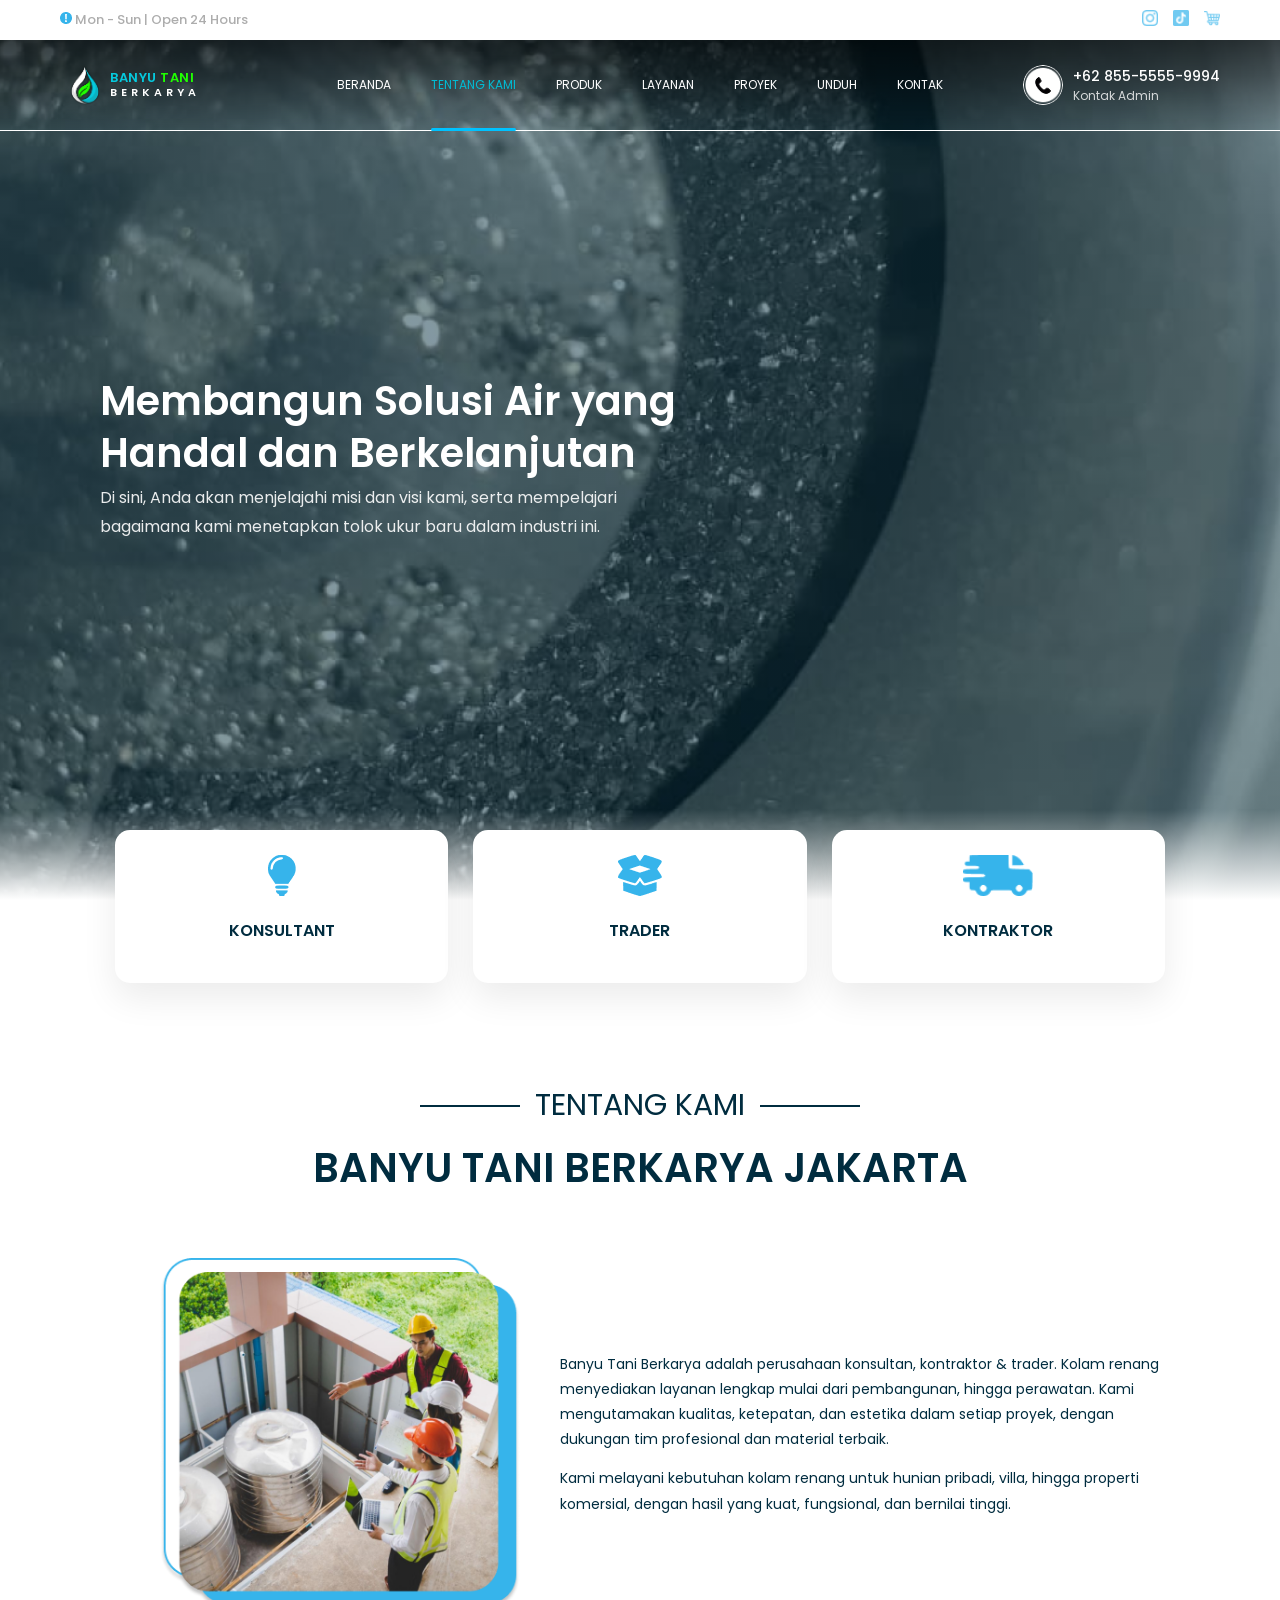
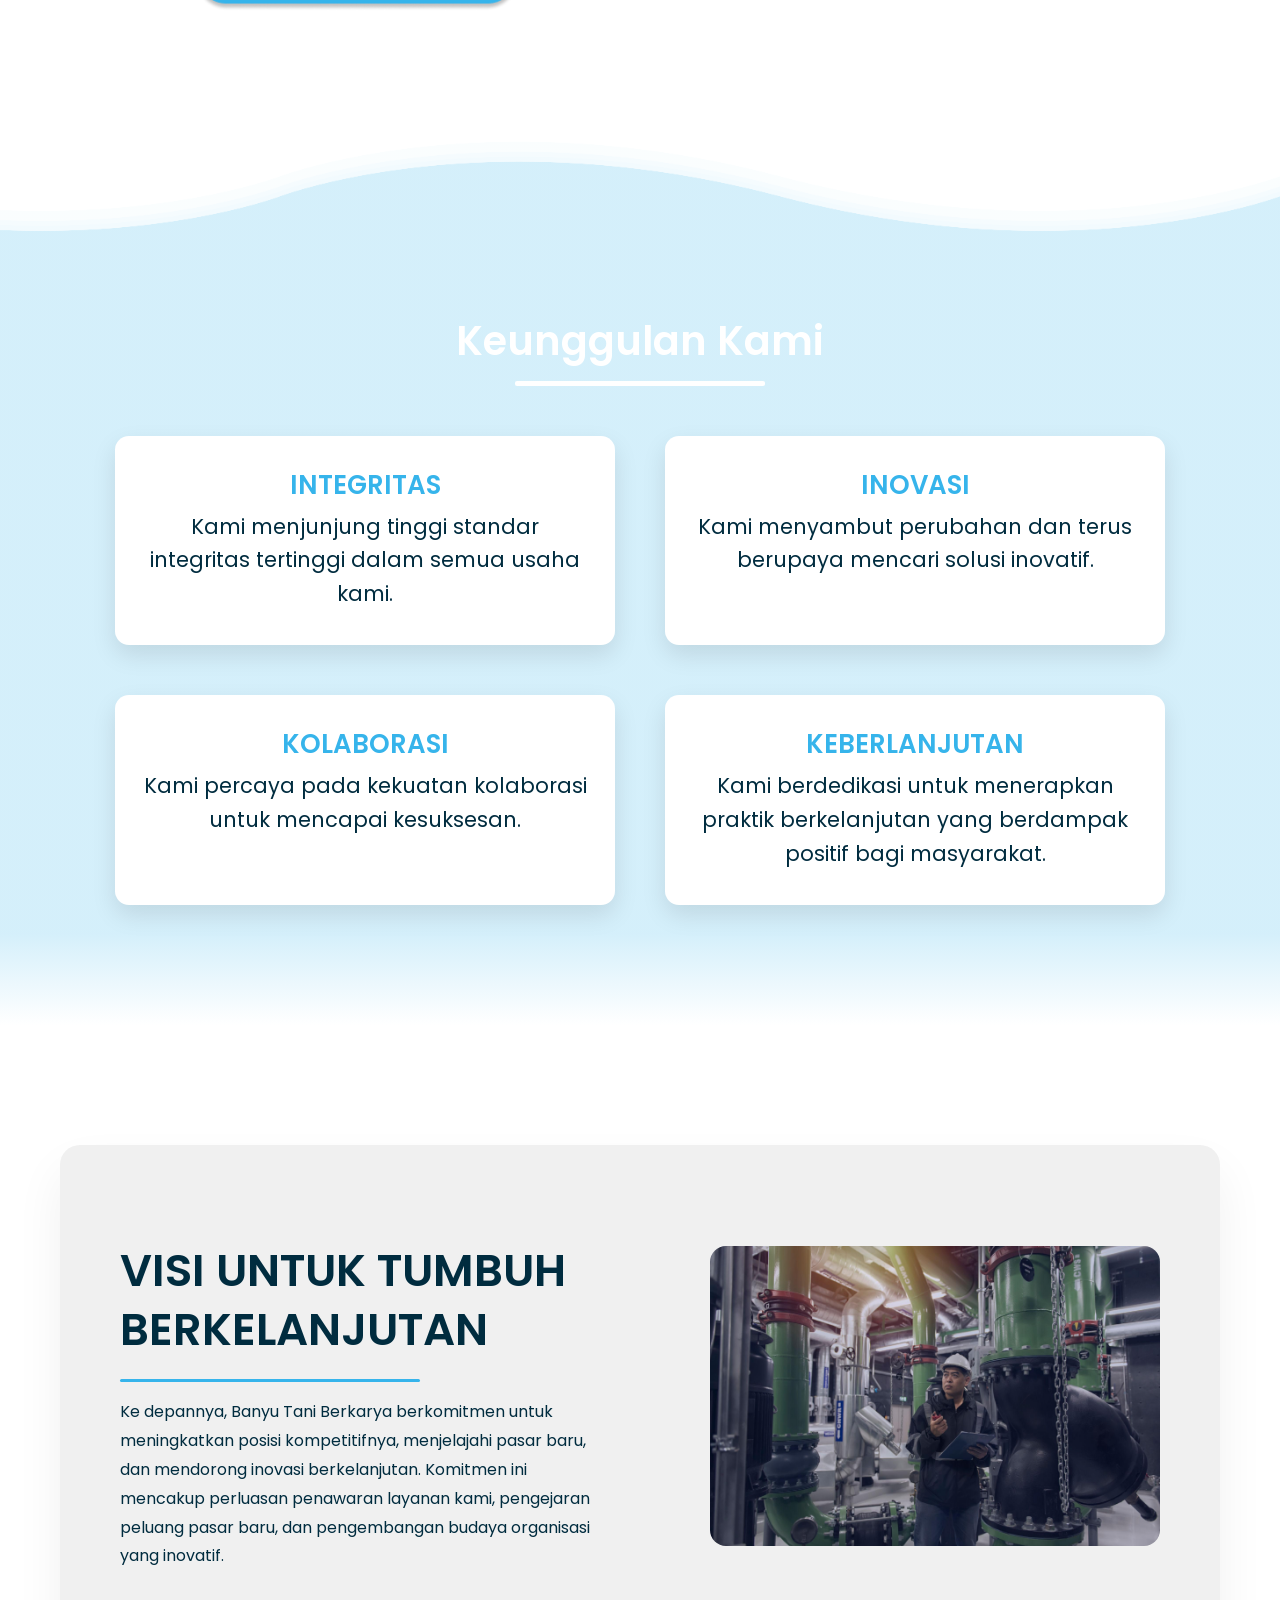
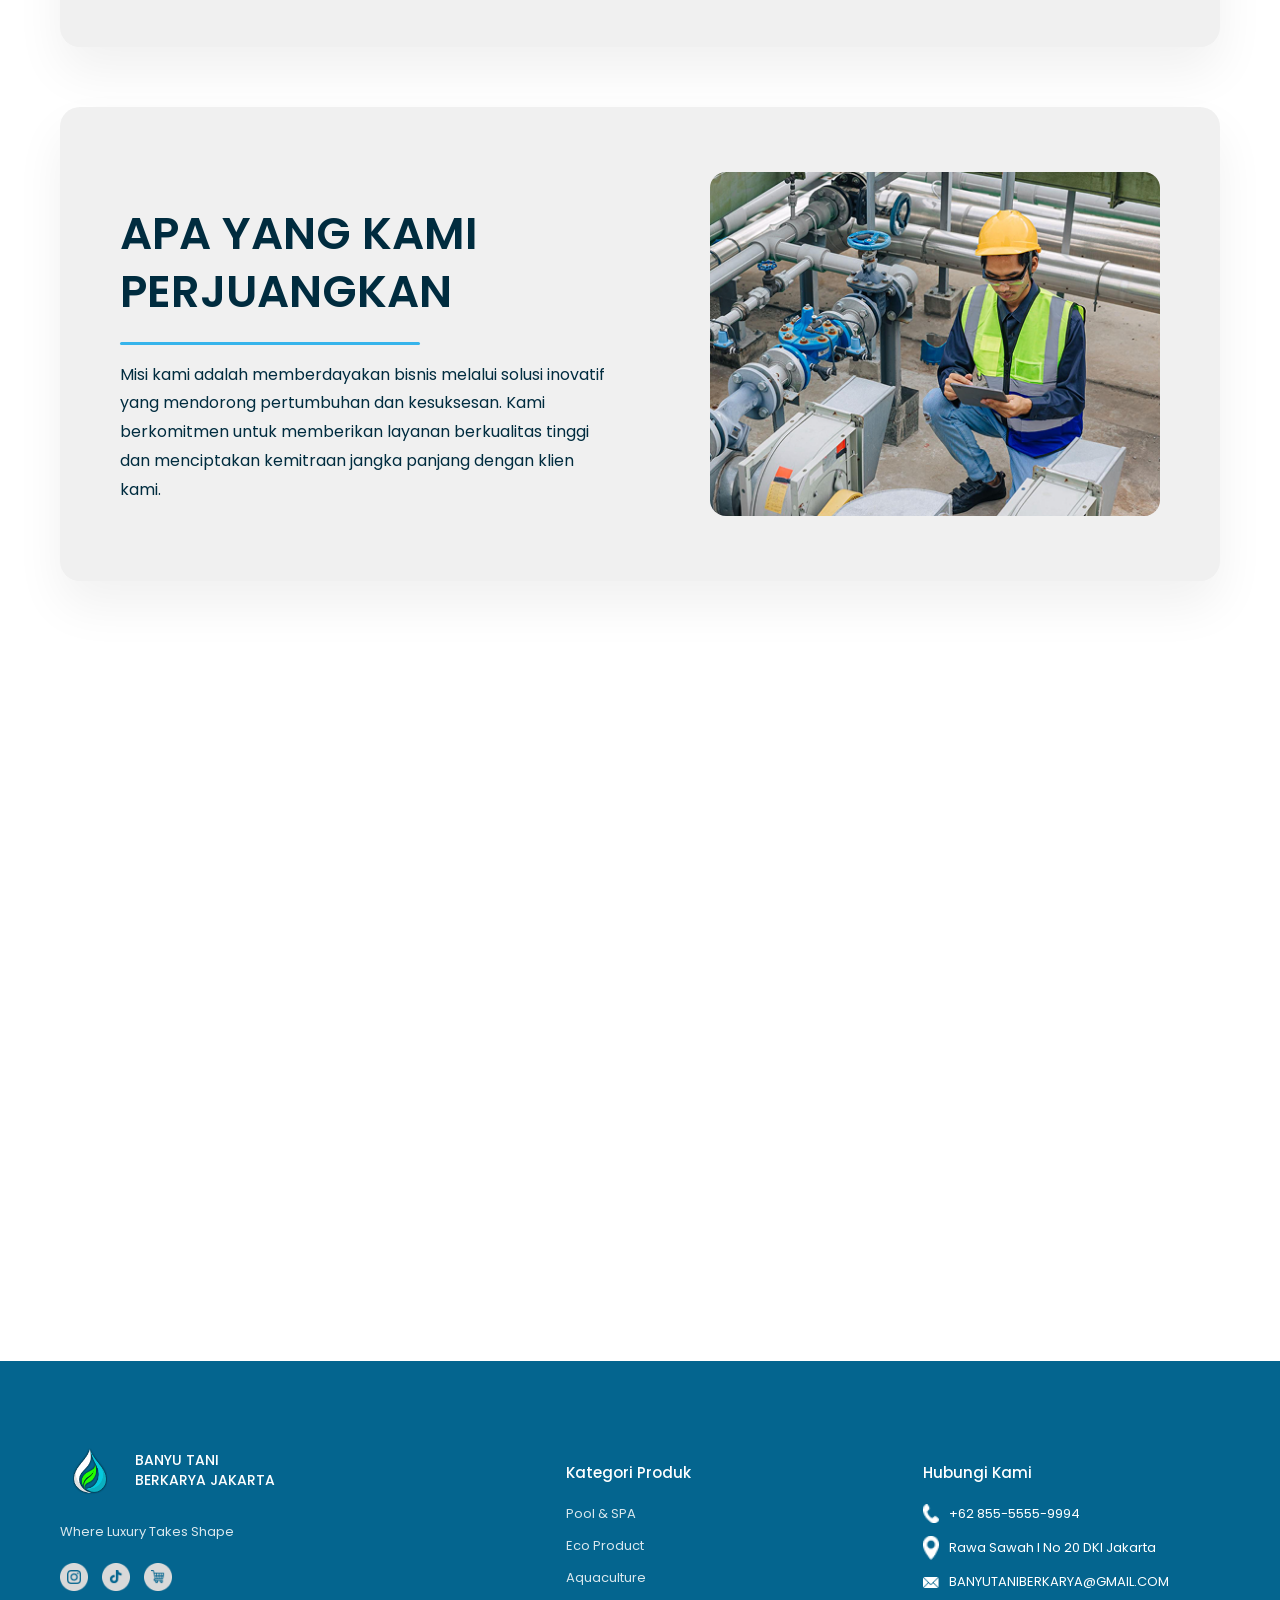
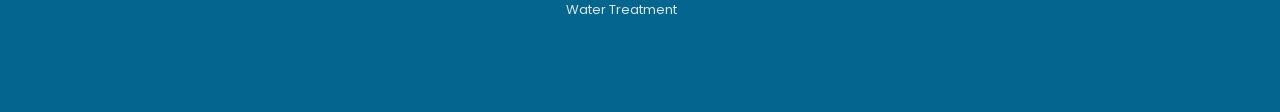
<file: about.html>
<!doctype html>
<html lang="en">
  <head>
    <meta charset="UTF-8" />
    <meta name="viewport" content="width=device-width, initial-scale=1.0" />
    <title>BANYU TANI BERKARYA JAKARTA</title>
    <link rel="stylesheet" href="style.css" />

    <!-- Poppins font -->
    <link rel="preconnect" href="https://fonts.googleapis.com" />
    <link rel="preconnect" href="https://fonts.gstatic.com" crossorigin />
    <link
      href="https://fonts.googleapis.com/css2?family=PT+Serif:ital,wght@0,400;0,700;1,400;1,700&family=Poppins:ital,wght@0,100;0,200;0,300;0,400;0,500;0,600;0,700;0,800;0,900;1,100;1,200;1,300;1,400;1,500;1,600;1,700;1,800;1,900&display=swap"
      rel="stylesheet"
    />
  </head>
  <body>
    <!-- TOP BAR -->
    <div class="topbar" id="topbar">
      <div class="container topbar-content">
        <div class="topbar-left">
          <span
            ><img src="images/exclamation.png" alt="" /> Mon - Sun | Open 24
            Hours</span
          >
        </div>

        <div class="topbar-right">
          <!-- <div class="lang-dropdown">
            <div class="lang-current">
              IDN
              <svg
                class="dropdown-icon"
                viewBox="0 0 24 24"
                fill="currentColor"
              >
                <path d="M7 10l5 5 5-5z" />
              </svg>
            </div>

            <div class="lang-menu">
              <div data-lang="id">IDN</div>
              <div data-lang="en">ENG</div>
            </div>
          </div> -->

          <a href="#" class="social"
            ><img src="images/insta.png" alt="Instagram"
          /></a>
          <a href="#" class="social"
            ><img src="images/tiktok.png" alt="Tiktok"
          /></a>
          <a href="#" class="social"
            ><img src="images/cart.png" alt="Tokopedia"
          /></a>
        </div>
      </div>
    </div>

    <!-- MAIN NAVBAR -->
    <nav class="navbar" id="navbar">
      <div class="container nav-content">
        <!-- LEFT -->
        <div class="logo">
          <img src="images/LogoPT.png" alt="Logo" class="logo-img" />
          <span class="logo-text">
            <span class="text-banyu">BANYU</span>
            <span class="text-tani">TANI</span>
            <br />
            <span class="text-berkarya">BERKARYA</span>
          </span>
        </div>

        <!-- CENTER -->
        <ul class="menu">
          <li><a href="index.html">BERANDA</a></li>
          <li><a href="#" class="active">TENTANG KAMI</a></li>
          <li>
            <a href="product.html">PRODUK </a>
          </li>
          <li>
            <a href="service.html">LAYANAN </a>
          </li>
          <li>
            <a href="project.html">PROYEK </a>
          </li>
          <li>
            <a href="brochure.html"> UNDUH</a>
          </li>
          <li><a href="contact.html">KONTAK</a></li>
        </ul>

        <!-- RIGHT -->
        <div class="profile">
          <img
            src="images/callW.png"
            alt="Profile"
            class="profile-pic profile-light"
          />

          <img src="images/callB.png" class="profile-pic profile-dark" />

          <div class="profile-info">
            <span class="profile-number">+62 855-5555-9994</span>
            <span class="profile-role">Kontak Admin</span>
          </div>
        </div>
        <div class="hamburger" id="hamburger">
          <span></span>
          <span></span>
          <span></span>
        </div>
      </div>
    </nav>

    <!-- HERO -->
    <section class="hero hero-about">
      <div class="hero-overlay"></div>

      <div class="container hero-content reveal">
        <img src="images/LogoPT.png" class="hero-logo" alt="" />
        <div class="hero-text">
          <h1>Membangun Solusi Air yang Handal dan Berkelanjutan</h1>
          <p>
            Di sini, Anda akan menjelajahi misi dan visi kami, serta mempelajari
            bagaimana kami menetapkan tolok ukur baru dalam industri ini.
          </p>
        </div>
      </div>
    </section>

    <section class="floating-cards reveal">
      <div class="container cards-wrapper">
        <div class="card-item">
          <img src="images/Lamp.png" />
          <h4>KONSULTANT</h4>
        </div>

        <div class="card-item">
          <img src="images/Box.png" />
          <h4>TRADER</h4>
        </div>

        <div class="card-item">
          <img src="images/Car.png" />
          <h4>KONTRAKTOR</h4>
        </div>
      </div>
    </section>

    <section class="about reveal">
      <div class="container">
        <div class="about-header">
          <div class="line"></div>
          <span>TENTANG KAMI</span>
          <div class="line"></div>
        </div>

        <h2>BANYU TANI BERKARYA JAKARTA</h2>

        <div class="about-content">
          <div class="about-image">
            <img src="images/about.png" alt="About" />
          </div>

          <div class="about-text">
            <p>
              Banyu Tani Berkarya adalah perusahaan konsultan, kontraktor &
              trader. Kolam renang menyediakan layanan lengkap mulai dari
              pembangunan, hingga perawatan. Kami mengutamakan kualitas,
              ketepatan, dan estetika dalam setiap proyek, dengan dukungan tim
              profesional dan material terbaik.
            </p>

            <p>
              Kami melayani kebutuhan kolam renang untuk hunian pribadi, villa,
              hingga properti komersial, dengan hasil yang kuat, fungsional, dan
              bernilai tinggi.
            </p>

            <!-- <a href="#" class="read-more">Selengkapnya →</a> -->
          </div>
        </div>
      </div>
    </section>

    <div class="bubble-wrapper">
      <section class="keunggulan">
        <div class="wave wave1"></div>
        <div class="wave wave2"></div>
        <div class="wave wave3"></div>
        <div class="wave wave4"></div>
        <div class="keunggulan-overlay"></div>

        <div class="container keunggulan-inner">
          <span class="keunggulan-title">Keunggulan Kami</span>
          <div class="line"></div>

          <div class="keunggulan-content">
            <div class="keunggulan-item">
              <div class="keunggulan-text">
                <h3>INTEGRITAS</h3>
                <p>
                  Kami menjunjung tinggi standar integritas tertinggi dalam
                  semua usaha kami.
                </p>
              </div>
            </div>

            <div class="keunggulan-item">
              <div class="keunggulan-text">
                <h3>INOVASI</h3>
                <p>
                  Kami menyambut perubahan dan terus berupaya mencari solusi
                  inovatif.
                </p>
              </div>
            </div>

            <div class="keunggulan-item">
              <div class="keunggulan-text">
                <h3>KOLABORASI</h3>
                <p>
                  Kami percaya pada kekuatan kolaborasi untuk mencapai
                  kesuksesan.
                </p>
              </div>
            </div>

            <div class="keunggulan-item">
              <div class="keunggulan-text">
                <h3>KEBERLANJUTAN</h3>
                <p>
                  Kami berdedikasi untuk menerapkan praktik berkelanjutan yang
                  berdampak positif bagi masyarakat.
                </p>
              </div>
            </div>
          </div>
        </div>
      </section>

      <section class="about-vision reveal">
        <div class="container">
          <!-- CARD 1 -->
          <div class="vision-card">
            <div class="vision-text">
              <h2>VISI UNTUK TUMBUH BERKELANJUTAN</h2>
              <div class="line"></div>
              <p>
                Ke depannya, Banyu Tani Berkarya berkomitmen untuk meningkatkan
                posisi kompetitifnya, menjelajahi pasar baru, dan mendorong
                inovasi berkelanjutan. Komitmen ini mencakup perluasan penawaran
                layanan kami, pengejaran peluang pasar baru, dan pengembangan
                budaya organisasi yang inovatif.
              </p>
            </div>

            <div class="vision-image">
              <img src="images/about2.png" alt="" />
            </div>
          </div>

          <!-- CARD 2 -->
          <div class="vision-card">
            <div class="vision-text">
              <h2>APA YANG KAMI PERJUANGKAN</h2>
              <div class="line"></div>
              <p>
                Misi kami adalah memberdayakan bisnis melalui solusi inovatif
                yang mendorong pertumbuhan dan kesuksesan. Kami berkomitmen
                untuk memberikan layanan berkualitas tinggi dan menciptakan
                kemitraan jangka panjang dengan klien kami.
              </p>
            </div>
            <div class="vision-image">
              <img src="images/about1.png" alt="" />
            </div>
          </div>
        </div>
      </section>

      <section class="perjalanan">
        <div class="perjalanan-content">
          <h1>PERJALANAN KAMI</h1>
          <p>
            Didirikan pada tahun 2022, Banyu Tani Berkarya berawal sebagai
            perusahaan konsultan kecil. Selama bertahun-tahun, kami memperluas
            layanan kami dan berkembang menjadi penyedia solusi bisnis
            terkemuka. Komitmen kami terhadap inovasi dan keunggulan telah
            mendorong pertumbuhan dan kesuksesan kami.
          </p>
        </div>
      </section>

      <div class="bubbles" id="bubbles"></div>
    </div>

    <footer class="footer">
      <div class="container footer-inner">
        <!-- LEFT -->
        <div class="footer-col footer-left">
          <div class="footer-logo">
            <img src="images/LogoPT.png" alt="Footer Logo" />
            <span class="logo-text-footer">
              BANYU TANI <br />
              BERKARYA JAKARTA
            </span>
          </div>

          <p class="footer-desc">Where Luxury Takes Shape</p>

          <div class="footer-social">
            <img src="images/instabg.png" alt="" />
            <img src="images/tiktokbg.png" alt="" />
            <img src="images/cartbg.png" alt="" />
          </div>
        </div>

        <!-- MIDDLE -->
        <div class="footer-col">
          <h4>Kategori Produk</h4>
          <ul>
            <li><a href="product.html?category=pool">Pool & SPA</a></li>
            <li><a href="product.html?category=eco">Eco Product</a></li>
            <li><a href="product.html?category=aqua">Aquaculture</a></li>
            <li><a href="product.html?category=water">Water Treatment</a></li>
          </ul>
        </div>

        <!-- RIGHT -->
        <div class="footer-col">
          <h4>Hubungi Kami</h4>
          <ul class="footer-contact">
            <li>
              <img src="images/call.png" alt="" />
              <span>+62 855-5555-9994</span>
            </li>
            <li>
              <img src="images/location.png" alt="" />
              <span>Rawa Sawah I No 20 DKI Jakarta</span>
            </li>
            <li>
              <img src="images/mail.png" alt="" />
              <span>BANYUTANIBERKARYA@GMAIL.COM</span>
            </li>
          </ul>
        </div>
      </div>
    </footer>

    <script>
      const hamburger = document.getElementById("hamburger");
      const menu = document.querySelector(".menu");
      const navbar = document.getElementById("navbar");
      const topbar = document.getElementById("topbar");

      hamburger.addEventListener("click", function () {
        hamburger.classList.toggle("active");
        menu.classList.toggle("active");
      });

      document.querySelectorAll(".menu a").forEach((link) => {
        link.addEventListener("click", () => {
          hamburger.classList.remove("active");
          menu.classList.remove("active");
        });
      });

      window.addEventListener("scroll", function () {
        if (window.scrollY > 50) {
          topbar.classList.add("hide");
          navbar.classList.add("scrolled");
        } else {
          topbar.classList.remove("hide");
          navbar.classList.remove("scrolled");
        }
      });
    </script>

    <script>
      const reveals = document.querySelectorAll(".reveal");

      const observer = new IntersectionObserver(
        (entries) => {
          entries.forEach((entry) => {
            if (entry.isIntersecting) {
              entry.target.classList.add("active");
              observer.unobserve(entry.target);
            }
          });
        },
        {
          threshold: 0.15,
        },
      );

      reveals.forEach((el) => {
        observer.observe(el);
      });
    </script>

    <script>
      const bubbleContainer = document.getElementById("bubbles");

      for (let i = 0; i < 25; i++) {
        const bubble = document.createElement("span");

        const size = Math.random() * 60 + 20; // 20px - 80px
        bubble.style.width = size + "px";
        bubble.style.height = size + "px";

        bubble.style.left = Math.random() * 100 + "%";
        bubble.style.animationDuration = Math.random() * 10 + 8 + "s";
        bubble.style.animationDelay = Math.random() * 5 + "s";

        bubbleContainer.appendChild(bubble);
      }
    </script>
  </body>
</html>
</file>
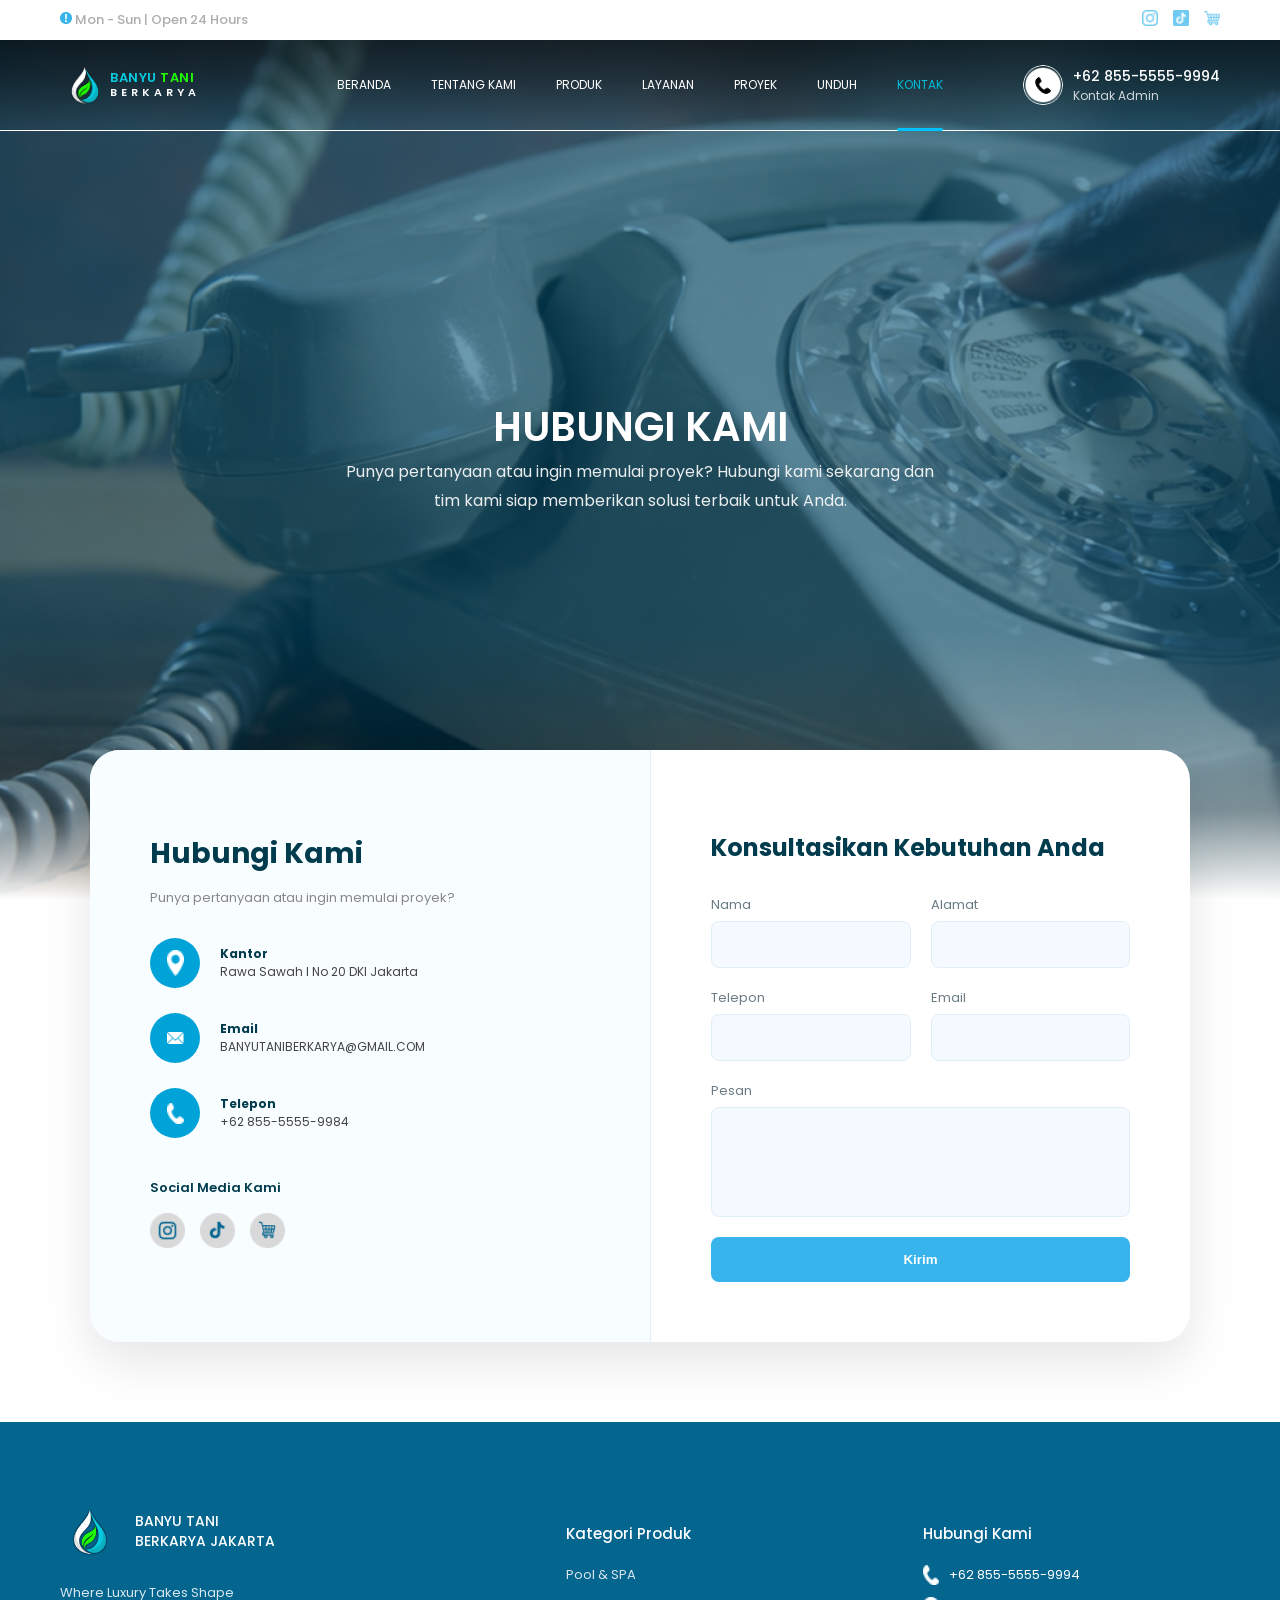
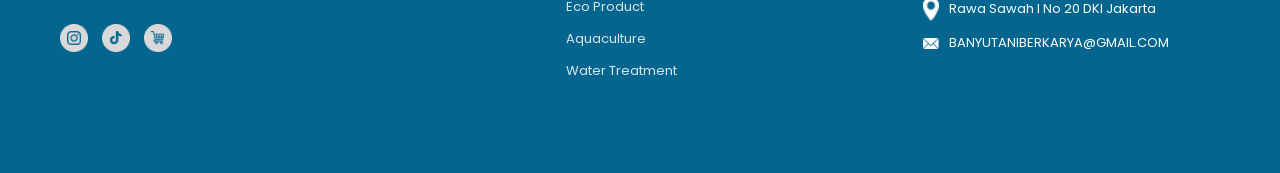
<file: contact.html>
<!doctype html>
<html lang="en">
  <head>
    <meta charset="UTF-8" />
    <meta name="viewport" content="width=device-width, initial-scale=1.0" />
    <title>BANYU TANI BERKARYA JAKARTA</title>
    <link rel="stylesheet" href="style.css" />

    <!-- Poppins font -->
    <link rel="preconnect" href="https://fonts.googleapis.com" />
    <link rel="preconnect" href="https://fonts.gstatic.com" crossorigin />
    <link
      href="https://fonts.googleapis.com/css2?family=PT+Serif:ital,wght@0,400;0,700;1,400;1,700&family=Poppins:ital,wght@0,100;0,200;0,300;0,400;0,500;0,600;0,700;0,800;0,900;1,100;1,200;1,300;1,400;1,500;1,600;1,700;1,800;1,900&display=swap"
      rel="stylesheet"
    />
  </head>
  <body>
    <!-- TOP BAR -->
    <div class="topbar" id="topbar">
      <div class="container topbar-content">
        <div class="topbar-left">
          <span
            ><img src="images/exclamation.png" alt="" /> Mon - Sun | Open 24
            Hours</span
          >
        </div>

        <div class="topbar-right">
          <a href="#" class="social"
            ><img src="images/insta.png" alt="Instagram"
          /></a>
          <a href="#" class="social"
            ><img src="images/tiktok.png" alt="Tiktok"
          /></a>
          <a href="#" class="social"
            ><img src="images/cart.png" alt="Tokopedia"
          /></a>
        </div>
      </div>
    </div>

    <!-- MAIN NAVBAR -->
    <nav class="navbar" id="navbar">
      <div class="container nav-content">
        <!-- LEFT -->
        <div class="hamburger" id="hamburger">
          <span></span>
          <span></span>
          <span></span>
        </div>
        <div class="logo">
          <img src="images/LogoPT.png" alt="Logo" class="logo-img" />
          <span class="logo-text">
            <span class="text-banyu">BANYU</span>
            <span class="text-tani">TANI</span>
            <br />
            <span class="text-berkarya">BERKARYA</span>
          </span>
        </div>

        <!-- CENTER -->
        <ul class="menu">
          <li><a href="index.html">BERANDA</a></li>
          <li><a href="about.html">TENTANG KAMI</a></li>
          <li>
            <a href="product.html"> PRODUK </a>
          </li>
          <li>
            <a href="service.html"> LAYANAN </a>
          </li>
          <li>
            <a href="project.html"> PROYEK </a>
          </li>
          <li>
            <a href="brochure.html"> UNDUH</a>
          </li>
          <li><a href="#" class="active"> KONTAK</a></li>
        </ul>

        <!-- RIGHT -->
        <div class="profile">
          <img
            src="images/callW.png"
            alt="Profile"
            class="profile-pic profile-light"
          />

          <img src="images/callB.png" class="profile-pic profile-dark" />

          <div class="profile-info">
            <span class="profile-number">+62 855-5555-9994</span>
            <span class="profile-role">Kontak Admin</span>
          </div>
        </div>
      </div>
    </nav>

    <!-- HERO -->
    <section class="contact-hero">
      <div class="hero-overlay"></div>

      <div class="container hero-content reveal">
        <img src="images/LogoPT.png" class="hero-logo" alt="" />
        <div class="hero-text">
          <h1>HUBUNGI KAMI</h1>
          <p>
            Punya pertanyaan atau ingin memulai proyek? Hubungi kami sekarang
            dan tim kami siap memberikan solusi terbaik untuk Anda.
          </p>
        </div>
      </div>
    </section>

    <section class="contact-section">
      <div class="container">
        <div class="contact-card reveal">
          <div class="contact-info">
            <h2>Hubungi Kami</h2>
            <p>Punya pertanyaan atau ingin memulai proyek?</p>

            <div class="info-item">
              <div class="info-icon">
                <img src="images/location.png" alt="" />
              </div>
              <div class="info-text">
                <strong>Kantor</strong><br />
                Rawa Sawah I No 20 DKI Jakarta
              </div>
            </div>

            <div class="info-item">
              <div class="info-icon"><img src="images/mail.png" alt="" /></div>
              <div class="info-text">
                <strong>Email</strong><br />
                BANYUTANIBERKARYA@GMAIL.COM
              </div>
            </div>

            <div class="info-item">
              <div class="info-icon"><img src="images/call.png" alt="" /></div>
              <div class="info-text">
                <strong>Telepon</strong><br />
                +62 855-5555-9984
              </div>
            </div>

            <div class="contact-social">
              <p>Social Media Kami</p>
              <div class="social-icons">
                <a href="#"><img src="images/instabg.png" alt="" /></a>
                <a href="#"><img src="images/tiktokbg.png" alt="" /></a>
                <a href="#"><img src="images/cartbg.png" alt="" /></a>
              </div>
            </div>
          </div>

          <div class="contact-form">
            <h2>Konsultasikan Kebutuhan Anda</h2>
            <form action="" id="whatsappForm" method="POST">
              <div class="form-row">
                <div class="input-group">
                  <label>Nama</label>
                  <input type="text" name="name" id="name" required />
                </div>
                <div class="input-group">
                  <label>Alamat</label>
                  <input type="text" name="address" id="address" />
                </div>
              </div>
              <div class="form-row">
                <div class="input-group">
                  <label>Telepon</label>
                  <input type="number" name="phone" id="phone" />
                </div>
                <div class="input-group">
                  <label>Email</label>
                  <input type="email" name="email" id="email" required />
                </div>
              </div>
              <!-- <div class="input-group">
                <label>Subject</label>
                <select name="subject" id="subject">
                  <option value="" disabled selected hidden></option>
                  <option value="Distributor">Distributor</option>
                  <option value="Project">Project</option>
                  <option value="Inquiry">Inquiry</option>
                </select>
              </div> -->
              <div class="input-group">
                <label>Pesan</label>
                <textarea
                  name="message"
                  id="message"
                  rows="4"
                  required
                ></textarea>
              </div>

              <button type="submit" class="btn-send">Kirim</button>
            </form>
          </div>
        </div>
      </div>

      <!-- <div class="map-container">
            <iframe 
            src="https://www.google.com/maps/embed?pb=!1m18!1m12!1m3!1d2483.54042224155!2d-0.1220942233959955!3d51.503324071812!2m3!1f0!2f0!3f0!3m2!1i1024!2i768!4f13.1!3m3!1m2!1s0x487604b900d26973%3A0x4291f3172409ea92!2slastminute.com%20London%20Eye!5e0!3m2!1sen!2sid!4v1700000000000!5m2!1sen!2sid" 
            width="100%" height="450" style="border:0;" allowfullscreen="" loading="lazy">
            </iframe>
        </div> -->
    </section>

    <footer class="footer">
      <div class="container footer-inner">
        <!-- LEFT -->
        <div class="footer-col footer-left">
          <div class="footer-logo">
            <img src="images/LogoPT.png" alt="Footer Logo" />
            <span class="logo-text-footer">
              BANYU TANI <br />
              BERKARYA JAKARTA
            </span>
          </div>

          <p class="footer-desc">
            Where Luxury Takes Shape
          </p>

          <div class="footer-social">
            <img src="images/instabg.png" alt="" />
            <img src="images/tiktokbg.png" alt="" />
            <img src="images/cartbg.png" alt="" />
          </div>
        </div>

        <!-- MIDDLE -->
        <div class="footer-col">
          <h4>Kategori Produk</h4>
          <ul>
            <li><a href="product.html?category=pool">Pool & SPA</a></li>
            <li><a href="product.html?category=eco">Eco Product</a></li>
            <li><a href="product.html?category=aqua">Aquaculture</a></li>
            <li><a href="product.html?category=water">Water Treatment</a></li>
          </ul>
        </div>

        <!-- RIGHT -->
        <div class="footer-col">
          <h4>Hubungi Kami</h4>
          <ul class="footer-contact">
            <li>
              <img src="images/call.png" alt="" />
              <span>+62 855-5555-9994</span>
            </li>
            <li>
              <img src="images/location.png" alt="" />
              <span>Rawa Sawah I No 20 DKI Jakarta</span>
            </li>
            <li>
              <img src="images/mail.png" alt="" />
              <span>BANYUTANIBERKARYA@GMAIL.COM</span>
            </li>
          </ul>
        </div>
      </div>
    </footer>

    <script>
      document
        .getElementById("whatsappForm")
        .addEventListener("submit", function (e) {
          e.preventDefault(); // Mencegah halaman reload

          // Ambil data dari input
          const name = document.getElementById("name").value;
          const address = document.getElementById("address").value;
          // const subject = document.getElementById("subject").value;
          const message = document.getElementById("message").value;

          // Nomor WhatsApp tujuan (Ganti dengan nomor admin kamu, awali dengan 62)
          const phoneNumber = "6285555559994";

          // Susun format pesan
          const text =
            `Halo Admin Banyu Tani,%0A%0A` +
            `Nama Saya ${name},%0A` +
            `Alamat Saya ${address}.%0A` +
            // `Saya Adalah Seorang ${subject}%0A` +
            `${message}`;

          // Arahkan ke link WhatsApp
          const url = `https://wa.me/${phoneNumber}?text=${text}`;

          // Buka di tab baru
          window.open(url, "_blank").focus();
        });
    </script>

    <script>
      const hamburger = document.getElementById("hamburger");
      const menu = document.querySelector(".menu");
      const navbar = document.getElementById("navbar");
      const topbar = document.getElementById("topbar");

      hamburger.addEventListener("click", function () {
        hamburger.classList.toggle("active");
        menu.classList.toggle("active");
      });

      document.querySelectorAll(".menu a").forEach((link) => {
        link.addEventListener("click", () => {
          hamburger.classList.remove("active");
          menu.classList.remove("active");
        });
      });

      window.addEventListener("scroll", function () {
        if (window.scrollY > 50) {
          topbar.classList.add("hide");
          navbar.classList.add("scrolled");
        } else {
          topbar.classList.remove("hide");
          navbar.classList.remove("scrolled");
        }
      });
    </script>

    <script>
      const reveals = document.querySelectorAll(".reveal");

      const observer = new IntersectionObserver(
        (entries) => {
          entries.forEach((entry) => {
            if (entry.isIntersecting) {
              entry.target.classList.add("active");
              observer.unobserve(entry.target);
            }
          });
        },
        {
          threshold: 0.15,
        },
      );

      reveals.forEach((el) => {
        observer.observe(el);
      });
    </script>
  </body>
</html>
</file>
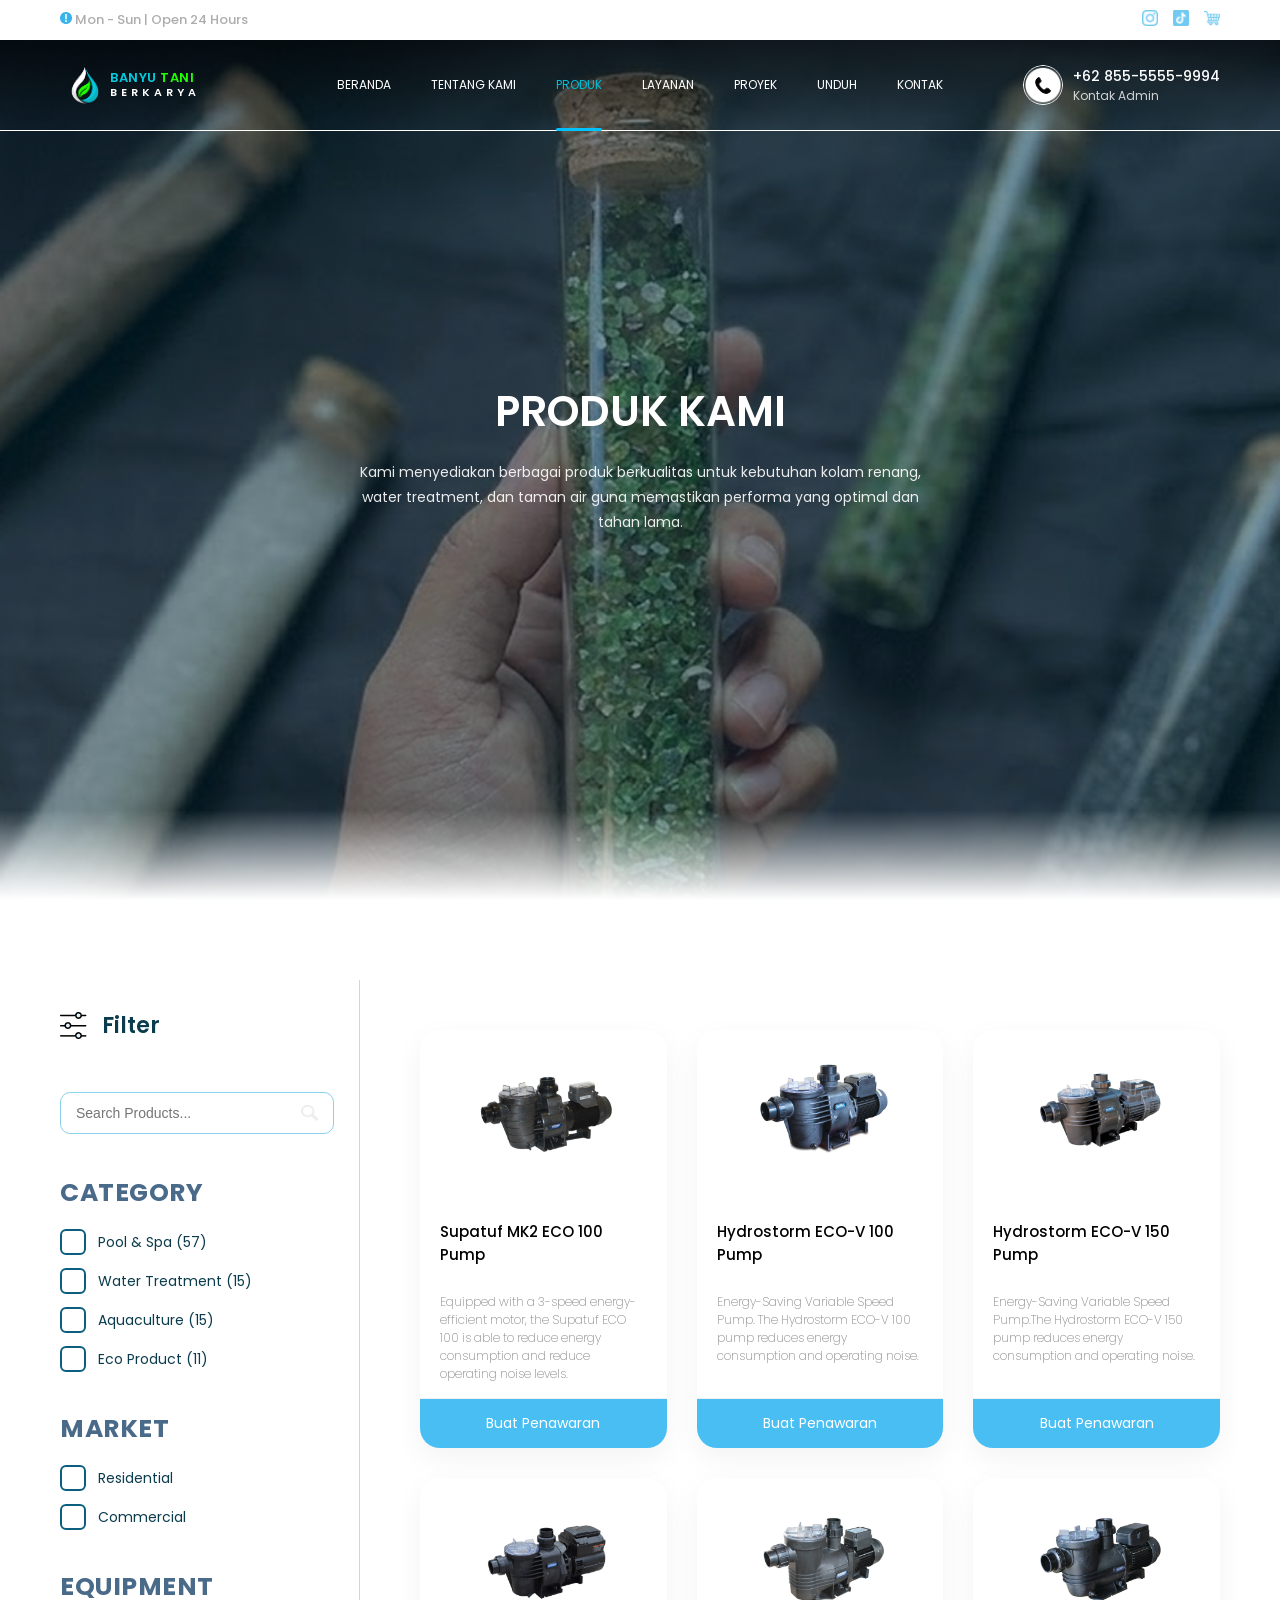
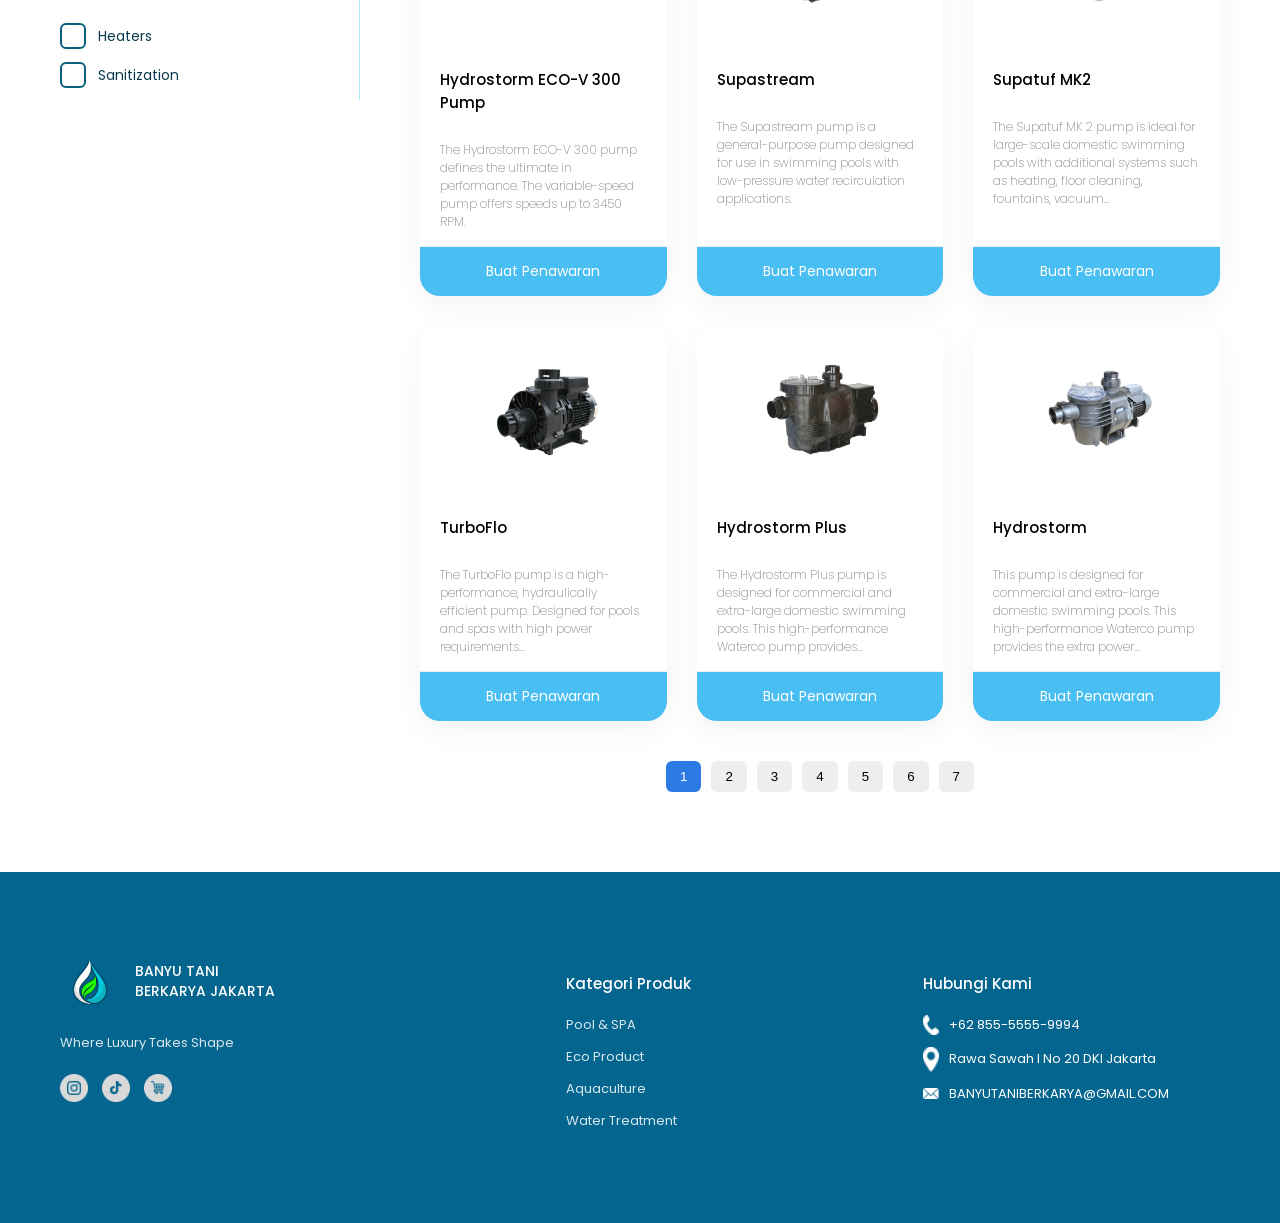
<file: product.html>
<!doctype html>
<html lang="en">
  <head>
    <meta charset="UTF-8" />
    <meta name="viewport" content="width=device-width, initial-scale=1.0" />
    <title>BANYU TANI BERKARYA JAKARTA</title>
    <link rel="stylesheet" href="style.css" />

    <!-- Poppins font -->
    <link rel="preconnect" href="https://fonts.googleapis.com" />
    <link rel="preconnect" href="https://fonts.gstatic.com" crossorigin />
    <link
      href="https://fonts.googleapis.com/css2?family=PT+Serif:ital,wght@0,400;0,700;1,400;1,700&family=Poppins:ital,wght@0,100;0,200;0,300;0,400;0,500;0,600;0,700;0,800;0,900;1,100;1,200;1,300;1,400;1,500;1,600;1,700;1,800;1,900&display=swap"
      rel="stylesheet"
    />
  </head>
  <body>
    <!-- TOP BAR -->
    <div class="topbar" id="topbar">
      <div class="container topbar-content">
        <div class="topbar-left">
          <span
            ><img src="images/exclamation.png" alt="" /> Mon - Sun | Open 24
            Hours</span
          >
        </div>

        <div class="topbar-right">
          <a href="#" class="social"
            ><img src="images/insta.png" alt="Instagram"
          /></a>
          <a href="#" class="social"
            ><img src="images/tiktok.png" alt="Tiktok"
          /></a>
          <a href="#" class="social"
            ><img src="images/cart.png" alt="Tokopedia"
          /></a>
        </div>
      </div>
    </div>

    <!-- MAIN NAVBAR -->
    <nav class="navbar" id="navbar">
      <div class="container nav-content">
        <!-- LEFT -->
        <div class="logo">
          <img src="images/LogoPT.png" alt="Logo" class="logo-img" />
          <span class="logo-text">
            <span class="text-banyu">BANYU</span>
            <span class="text-tani">TANI</span>
            <br />
            <span class="text-berkarya">BERKARYA</span>
          </span>
        </div>

        <!-- CENTER -->
        <ul class="menu">
          <li><a href="index.html">BERANDA</a></li>
          <li><a href="about.html">TENTANG KAMI</a></li>
          <li>
            <a href="#" class="active">PRODUK </a>
          </li>
          <li>
            <a href="service.html">LAYANAN</a>
          </li>
          <li>
            <a href="project.html">PROYEK </a>
          </li>
          <li>
            <a href="brochure.html"> UNDUH</a>
          </li>
          <li><a href="contact.html">KONTAK</a></li>
        </ul>

        <!-- RIGHT -->
        <div class="profile">
          <img
            src="images/callW.png"
            alt="Profile"
            class="profile-pic profile-light"
          />

          <img src="images/callB.png" class="profile-pic profile-dark" />

          <div class="profile-info">
            <span class="profile-number">+62 855-5555-9994</span>
            <span class="profile-role">Kontak Admin</span>
          </div>
        </div>
        <div class="hamburger" id="hamburger">
          <span></span>
          <span></span>
          <span></span>
        </div>
      </div>
    </nav>

    <!-- HERO -->
    <section class="product-hero">
      <div class="hero-overlay"></div>

      <div class="container hero-content reveal">
        <img src="images/LogoPT.png" class="hero-logo" alt="" />
        <div class="hero-text">
          <h1>PRODUK KAMI</h1>
          <p>
            <!-- Kami menyediakan berbagai produk berkualitas untuk mendukung
            kebutuhan kolam renang, taman air, dan sistem water treatment anda dengan
            standar terbaik. -->

            Kami menyediakan berbagai produk berkualitas untuk kebutuhan kolam
            renang, water treatment, dan taman air guna memastikan performa yang
            optimal dan tahan lama.

            <!-- Temukan berbagai pilihan produk terbaik mulai dari perlengkapan
            kolam, sistem filtrasi, hingga aksesoris pendukung yang dirancang
            untuk kualitas dan ketahanan maksimal. -->
          </p>
        </div>
      </div>
    </section>

    <section class="product-page">
      <div class="container product-layout">
        <!-- SIDEBAR -->
        <aside class="product-filter">
          <div class="filter-title">
            <img src="images/filterLogo.png" alt="" />
            <h4>Filter</h4>
          </div>

          <div class="search-container">
            <input
              type="text"
              id="searchInput"
              placeholder="Search Products..."
            />
            <img src="images/search.png" class="search-icon" />
          </div>

          <h5 class="category-title">CATEGORY</h5>
          <div class="category-list">
            <label class="custom-checkbox"
              ><input type="checkbox" value="pool" /><span
                class="checkmark"
              ></span>
              Pool & Spa (57)</label
            >
            <label class="custom-checkbox"
              ><input type="checkbox" value="water" /><span
                class="checkmark"
              ></span>
              Water Treatment (15)</label
            >
            <label class="custom-checkbox"
              ><input type="checkbox" value="aqua" /><span
                class="checkmark"
              ></span>
              Aquaculture (15)</label
            >
            <label class="custom-checkbox"
              ><input type="checkbox" value="eco" /><span
                class="checkmark"
              ></span>
              Eco Product (11)</label
            >
          </div>

          <h5 class="category-title">MARKET</h5>
          <div class="category-list">
            <label class="custom-checkbox"
              ><input type="checkbox" value="residential" /><span
                class="checkmark"
              ></span>
              Residential</label
            >
            <label class="custom-checkbox"
              ><input type="checkbox" value="commercial" /><span
                class="checkmark"
              ></span>
              Commercial</label
            >
          </div>

          <h5 class="category-title">EQUIPMENT</h5>
          <div class="category-list" id="equipmentList">
            <label class="custom-checkbox"
              ><input type="checkbox" value="heaters" /><span
                class="checkmark"
              ></span>
              Heaters</label
            >
            <label class="custom-checkbox"
              ><input type="checkbox" value="sanitization" /><span
                class="checkmark"
              ></span>
              Sanitization</label
            >
            <label class="custom-checkbox"
              ><input type="checkbox" value="spa-acc" /><span
                class="checkmark"
              ></span>
              Spa Equipment & Accessories</label
            >
            <label class="custom-checkbox"
              ><input type="checkbox" value="filter-medias" /><span
                class="checkmark"
              ></span>
              Filter Medias</label
            >
            <label class="custom-checkbox"
              ><input type="checkbox" value="robotic" /><span
                class="checkmark"
              ></span>
              Robotic Cleaner</label
            >
            <label class="custom-checkbox"
              ><input type="checkbox" value="water-quality" /><span
                class="checkmark"
              ></span>
              Water Quality Analysis</label
            >
            <label class="custom-checkbox"
              ><input type="checkbox" value="bio-mec" /><span
                class="checkmark"
              ></span>
              BIO - Mec Bead Media</label
            >
            <label class="custom-checkbox"
              ><input type="checkbox" value="recirculation" /><span
                class="checkmark"
              ></span>
              Recirculation Accessories</label
            >
            <label class="custom-checkbox"
              ><input type="checkbox" value="Handover" /><span
                class="checkmark"
              ></span>
              HANDOVER EQUIQMENT ACCESSORIES</label
            >
          </div>
          <a href="javascript:void(0)" id="toggleEquipment" class="see-more-btn"
            >Lihat Selengkapnya</a
          >

          <h5 class="category-title">TIPE</h5>
          <div class="category-list" id="tipeList">
            <label class="custom-checkbox"
              ><input type="checkbox" value="pumps" /><span
                class="checkmark"
              ></span>
              Pumps</label
            >
            <label class="custom-checkbox"
              ><input type="checkbox" value="filters" /><span
                class="checkmark"
              ></span>
              Filters</label
            >
            <label class="custom-checkbox"
              ><input type="checkbox" value="stainer" /><span
                class="checkmark"
              ></span>
              Stainer</label
            >
            <label class="custom-checkbox"
              ><input type="checkbox" value="multiport" /><span
                class="checkmark"
              ></span>
              Multiport Valves Range</label
            >
            <label class="custom-checkbox"
              ><input type="checkbox" value="digiheat" /><span
                class="checkmark"
              ></span>
              Digiheat Electric Spa Heating</label
            >
            <label class="custom-checkbox"
              ><input type="checkbox" value="electroheat" /><span
                class="checkmark"
              ></span>
              Electroheat Heat Pumps</label
            >
            <label class="custom-checkbox"
              ><input type="checkbox" value="gas-heater" /><span
                class="checkmark"
              ></span>
              Gas Heater</label
            >
            <label class="custom-checkbox"
              ><input type="checkbox" value="aquabiome" /><span
                class="checkmark"
              ></span>
              Aquabiome Mechanical & Biological Filter</label
            >
            <label class="custom-checkbox"
              ><input type="checkbox" value="blower" /><span
                class="checkmark"
              ></span>
              Blower</label
            >
            <label class="custom-checkbox"
              ><input type="checkbox" value="chiller" /><span
                class="checkmark"
              ></span>
              Chiller</label
            >
            <label class="custom-checkbox"
              ><input type="checkbox" value="salt-water" /><span
                class="checkmark"
              ></span>
              Salt Water Chlorination</label
            >
            <label class="custom-checkbox"
              ><input type="checkbox" value="uv" /><span
                class="checkmark"
              ></span>
              UV Sterilizer</label
            >
            <label class="custom-checkbox"
              ><input type="checkbox" value="automatic-chemical-dosers" /><span
                class="checkmark"
              ></span>
              Automatic Chemical Dosers System</label
            >
            <label class="custom-checkbox"
              ><input type="checkbox" value="waterking-chlorine" /><span
                class="checkmark"
              ></span>
              Waterking Chlorine Feeders</label
            >
            <label class="custom-checkbox"
              ><input type="checkbox" value="floating-dispenser" /><span
                class="checkmark"
              ></span>
              Floating Dispenser</label
            >
            <label class="custom-checkbox"
              ><input type="checkbox" value="circulation" /><span
                class="checkmark"
              ></span>
              Circulation Accessories</label
            >
            <label class="custom-checkbox"
              ><input type="checkbox" value="Ecoskim" /><span
                class="checkmark"
              ></span>
              Ecoskim Water Saving Skimmer</label
            >
            <label class="custom-checkbox"
              ><input type="checkbox" value="pool-skimmer" /><span
                class="checkmark"
              ></span>
              Pool Skimmer</label
            >
            <label class="custom-checkbox"
              ><input type="checkbox" value="swimjets" /><span
                class="checkmark"
              ></span>
              Pools and Spas Swimjets</label
            >
            <label class="custom-checkbox"
              ><input type="checkbox" value="water-leveller" /><span
                class="checkmark"
              ></span>
              Water Leveller</label
            >
          </div>
          <a href="javascript:void(0)" id="toggleTipe" class="see-more-btn"
            >Lihat Selengkapnya</a
          >
        </aside>
        <!-- PRODUCT GRID -->
        <div class="product-content">
          <div id="filterTagsContainer" class="filter-tags-container"></div>

          <div id="product-list" class="product-grid"></div>

          <div id="pagination" class="pagination"></div>
        </div>
      </div>
    </section>

    <footer class="footer">
      <div class="container footer-inner">
        <!-- LEFT -->
        <div class="footer-col footer-left">
          <div class="footer-logo">
            <img src="images/LogoPT.png" alt="Footer Logo" />
            <span class="logo-text-footer">
              BANYU TANI <br />
              BERKARYA JAKARTA
            </span>
          </div>

          <p class="footer-desc">Where Luxury Takes Shape</p>

          <div class="footer-social">
            <img src="images/instabg.png" alt="" />
            <img src="images/tiktokbg.png" alt="" />
            <img src="images/cartbg.png" alt="" />
          </div>
        </div>

        <!-- MIDDLE -->
        <div class="footer-col">
          <h4>Kategori Produk</h4>
          <ul>
            <li><a href="product.html?category=pool">Pool & SPA</a></li>
            <li><a href="product.html?category=eco">Eco Product</a></li>
            <li><a href="product.html?category=aqua">Aquaculture</a></li>
            <li><a href="product.html?category=water">Water Treatment</a></li>
          </ul>
        </div>

        <!-- RIGHT -->
        <div class="footer-col">
          <h4>Hubungi Kami</h4>
          <ul class="footer-contact">
            <li>
              <img src="images/call.png" alt="" />
              <span>+62 855-5555-9994</span>
            </li>
            <li>
              <img src="images/location.png" alt="" />
              <span>Rawa Sawah I No 20 DKI Jakarta</span>
            </li>
            <li>
              <img src="images/mail.png" alt="" />
              <span>BANYUTANIBERKARYA@GMAIL.COM</span>
            </li>
          </ul>
        </div>
      </div>
    </footer>

    <script>
      function getQueryParam(param) {
        const urlParams = new URLSearchParams(window.location.search);
        return urlParams.get(param);
      }

      window.addEventListener("load", () => {
        const categoryFromURL = getQueryParam("category");

        if (categoryFromURL) {
          const targetCheckbox = document.querySelector(
            `.category-list input[value="${categoryFromURL}"]`,
          );

          if (targetCheckbox) {
            targetCheckbox.checked = true;

            // update UI & filter
            updateTags();
          }
        }
      });
    </script>

    <script>
      const searchInput = document.getElementById("searchInput");

      searchInput.addEventListener("input", function () {
        filterProducts();
      });
    </script>

    <script>
      const productsPerPage = 9;
      let currentPage = 1;
      let allProducts = [];
      let filteredProducts = [];

      fetch("product.json")
        .then((res) => res.json())
        .then((products) => {
          allProducts = products;
          filteredProducts = products;

          displayProducts();
          setupPagination();
        });

      function displayProducts() {
        const container = document.getElementById("product-list");
        container.innerHTML = "";

        const start = (currentPage - 1) * productsPerPage;
        const end = start + productsPerPage;

        const paginatedProducts = filteredProducts.slice(start, end);

        paginatedProducts.forEach((product) => {
          container.innerHTML += `
      <div
        class="product-card"
        data-name="${product.title}"
        data-category="${product.category.join(",")}"
        data-market="${product.market.join(",")}"
        data-equipment="${product.equipment.join(",")}"
        data-type="${product.type.join(",")}"
      >
        <img src="${product.image}" />
        <h3>${product.title}</h3>
        <p>${product.description}</p>
        
        <a href="https://wa.me/6285555559984?text=I want to purchase ${product.title}" class="btn-card">
          Buat Penawaran
        </a>
      </div>
    `;
        });
      }

      function setupPagination() {
        const pagination = document.getElementById("pagination");
        pagination.innerHTML = "";

        const pageCount = Math.ceil(filteredProducts.length / productsPerPage);

        for (let i = 1; i <= pageCount; i++) {
          const btn = document.createElement("button");

          btn.innerText = i;

          if (i === currentPage) {
            btn.classList.add("active");
          }

          btn.addEventListener("click", () => {
            currentPage = i;
            displayProducts();
            setupPagination();
            document.querySelector(".product-grid").scrollIntoView({
              behavior: "smooth",
            });
          });

          pagination.appendChild(btn);
        }
      }
    </script>

    <script>
      // Fungsi umum untuk toggle
      function setupToggle(buttonId, listId) {
        const btn = document.getElementById(buttonId);
        const list = document.getElementById(listId);

        if (btn && list) {
          btn.addEventListener("click", function () {
            list.classList.toggle("show-all");

            if (list.classList.contains("show-all")) {
              this.textContent = "Lihat Lebih Sedikit";
            } else {
              this.textContent = "Lihat Selengkapnya";
            }
          });
        }
      }

      // Panggil fungsi untuk masing-masing bagian
      setupToggle("toggleEquipment", "equipmentList");
      setupToggle("toggleTipe", "tipeList");
    </script>

    <script>
      const checkboxes = document.querySelectorAll(
        '.category-list input[type="checkbox"]',
      );
      const tagsContainer = document.getElementById("filterTagsContainer");

      checkboxes.forEach((checkbox) => {
        checkbox.addEventListener("change", updateTags);
      });

      function updateFilterAvailability() {
        // 1. Dapatkan daftar semua checkbox
        const allCheckboxes = document.querySelectorAll(
          '.category-list input[type="checkbox"]',
        );

        // 2. Cek setiap checkbox satu per satu
        allCheckboxes.forEach((checkbox) => {
          const filterValue = checkbox.value;
          const filterGroup = checkbox
            .closest(".category-list")
            .previousElementSibling.textContent.trim()
            .toLowerCase();

          // Simpan status asli checkbox (checked atau tidak)
          const isChecked = checkbox.checked;

          // Jika checkbox sedang dicentang, jangan di-disable (agar user bisa uncheck)
          if (isChecked) {
            checkbox.disabled = false;
            checkbox.parentElement.style.opacity = "1";
            checkbox.parentElement.style.cursor = "pointer";
            return;
          }

          // 3. Logika Simulasi:
          // "Kalau filter ini saya centang, apakah akan ada produk yang muncul?"
          const wouldHaveProducts = allProducts.some((product) => {
            // Cek apakah produk ini lolos filter yang SEDANG AKTIF SAAT INI
            // (Gunakan logika filter yang sama dengan fungsi filterProducts kamu)

            const matchesCategory =
              getActiveFilters("category").length === 0 ||
              getActiveFilters("category").some((v) =>
                product.category.includes(v),
              );
            const matchesMarket =
              getActiveFilters("market").length === 0 ||
              getActiveFilters("market").some((v) =>
                product.market.includes(v),
              );
            const matchesEquipment =
              getActiveFilters("equipment").length === 0 ||
              getActiveFilters("equipment").some((v) =>
                product.equipment.includes(v),
              );
            const matchesType =
              getActiveFilters("type").length === 0 ||
              getActiveFilters("type").some((v) => product.type.includes(v));

            const matchesCurrentFilter =
              matchesCategory &&
              matchesMarket &&
              matchesEquipment &&
              matchesType;

            // Dan cek apakah produk ini juga punya nilai dari checkbox yang sedang kita tes ini
            const hasThisValue =
              product.category.includes(filterValue) ||
              product.market.includes(filterValue) ||
              product.equipment.includes(filterValue) ||
              product.type.includes(filterValue);

            return matchesCurrentFilter && hasThisValue;
          });

          // 4. Update UI berdasarkan hasil simulasi
          if (wouldHaveProducts) {
            checkbox.disabled = false;
            checkbox.parentElement.style.opacity = "1";
            checkbox.parentElement.style.pointerEvents = "auto";
          } else {
            checkbox.disabled = true;
            checkbox.parentElement.style.opacity = "0.4"; // Bikin agak transparan
            checkbox.parentElement.style.pointerEvents = "none"; // Tidak bisa diklik
          }
        });
      }

      // Helper function untuk ambil value checkbox yang aktif per grup
      function getActiveFilters(groupName) {
        // Sesuaikan selector ini dengan struktur HTML kamu
        // Mencari h5 yang teksnya mengandung nama group, lalu ambil input di .category-list setelahnya
        const headers = Array.from(
          document.querySelectorAll(".category-title"),
        );
        const targetHeader = headers.find((h) =>
          h.textContent.toLowerCase().includes(groupName.toLowerCase()),
        );
        if (!targetHeader) return [];

        return Array.from(
          targetHeader.nextElementSibling.querySelectorAll("input:checked"),
        ).map((cb) => cb.value);
      }

      function updateTags() {
        tagsContainer.innerHTML = ""; // Kosongkan dulu

        let hasActiveFilter = false;

        checkboxes.forEach((checkbox) => {
          if (checkbox.checked) {
            hasActiveFilter = true;
            // Ambil teks dari label (misal: "Pool & Spa (57)")
            const labelText = checkbox.parentElement.textContent.trim();

            // Buat elemen tag
            const tag = document.createElement("div");
            tag.className = "filter-tag";
            tag.innerHTML = `
          ${labelText}
          <span class="remove-tag" data-value="${checkbox.value}">&times;</span>
        `;

            tagsContainer.appendChild(tag);
          }
        });

        // Tambahkan tombol "Hapus Semua" jika ada filter aktif
        if (hasActiveFilter) {
          const clearBtn = document.createElement("span");
          clearBtn.className = "clear-all-filters";
          clearBtn.textContent = "Hapus Semua";
          clearBtn.onclick = clearAllFilters;
          tagsContainer.appendChild(clearBtn);
        }

        // Fungsi untuk filter produk (logika filter Anda bisa ditaruh di sini)
        filterProducts();

        updateFilterAvailability();
      }

      // Fungsi hapus satu per satu lewat tag
      tagsContainer.addEventListener("click", (e) => {
        if (e.target.classList.contains("remove-tag")) {
          const val = e.target.getAttribute("data-value");
          const targetCheckbox = document.querySelector(
            `.category-list input[value="${val}"]`,
          );
          if (targetCheckbox) {
            targetCheckbox.checked = false;
            updateTags();
          }
        }
      });

      function clearAllFilters() {
        checkboxes.forEach((cb) => (cb.checked = false));
        updateTags();
      }

      function filterProducts() {
        const searchQuery = searchInput.value.toLowerCase();

        // 1. Ambil pilihan user per kategori
        const selectedMarket = Array.from(
          document.querySelectorAll(
            ".product-filter h5:nth-of-type(2) + .category-list input:checked",
          ),
        ).map((cb) => cb.value);
        const selectedEquipment = Array.from(
          document.querySelectorAll(
            ".product-filter h5:nth-of-type(3) + .category-list input:checked",
          ),
        ).map((cb) => cb.value);
        const selectedCategory = Array.from(
          document.querySelectorAll(
            ".product-filter h5:nth-of-type(1) + .category-list input:checked",
          ),
        ).map((cb) => cb.value);
        const selectedType = Array.from(
          document.querySelectorAll(
            ".product-filter h5:nth-of-type(4) + .category-list input:checked",
          ),
        ).map((cb) => cb.value);

        filteredProducts = allProducts.filter((product) => {
          // A. Cek Search
          const matchesSearch =
            product.title.toLowerCase().includes(searchQuery) ||
            product.description.toLowerCase().includes(searchQuery);

          // B. Logika Irisan (AND antar grup, OR di dalam grup)
          const matchesCategory =
            selectedCategory.length === 0 ||
            selectedCategory.some((val) => product.category.includes(val));
          const matchesMarket =
            selectedMarket.length === 0 ||
            selectedMarket.some((val) => product.market.includes(val));
          const matchesEquipment =
            selectedEquipment.length === 0 ||
            selectedEquipment.some((val) => product.equipment.includes(val));
          const matchesType =
            selectedType.length === 0 ||
            selectedType.some((val) => product.type.includes(val));

          // Produk harus lolos SEMUA kriteria grup yang aktif
          return (
            matchesSearch &&
            matchesCategory &&
            matchesMarket &&
            matchesEquipment &&
            matchesType
          );
        });

        currentPage = 1;
        displayProducts();
        setupPagination();
      }
    </script>

    <script>
      const hamburger = document.getElementById("hamburger");
      const menu = document.querySelector(".menu");
      const navbar = document.getElementById("navbar");
      const topbar = document.getElementById("topbar");

      hamburger.addEventListener("click", function () {
        hamburger.classList.toggle("active");
        menu.classList.toggle("active");
      });

      document.querySelectorAll(".menu a").forEach((link) => {
        link.addEventListener("click", () => {
          hamburger.classList.remove("active");
          menu.classList.remove("active");
        });
      });

      window.addEventListener("scroll", function () {
        if (window.scrollY > 50) {
          topbar.classList.add("hide");
          navbar.classList.add("scrolled");
        } else {
          topbar.classList.remove("hide");
          navbar.classList.remove("scrolled");
        }
      });
    </script>

    <script>
      const reveals = document.querySelectorAll(".reveal");

      const observer = new IntersectionObserver(
        (entries) => {
          entries.forEach((entry) => {
            if (entry.isIntersecting) {
              entry.target.classList.add("active");
              observer.unobserve(entry.target);
            }
          });
        },
        {
          threshold: 0.15,
        },
      );

      reveals.forEach((el) => {
        observer.observe(el);
      });
    </script>

  </body>
</html>
</file>
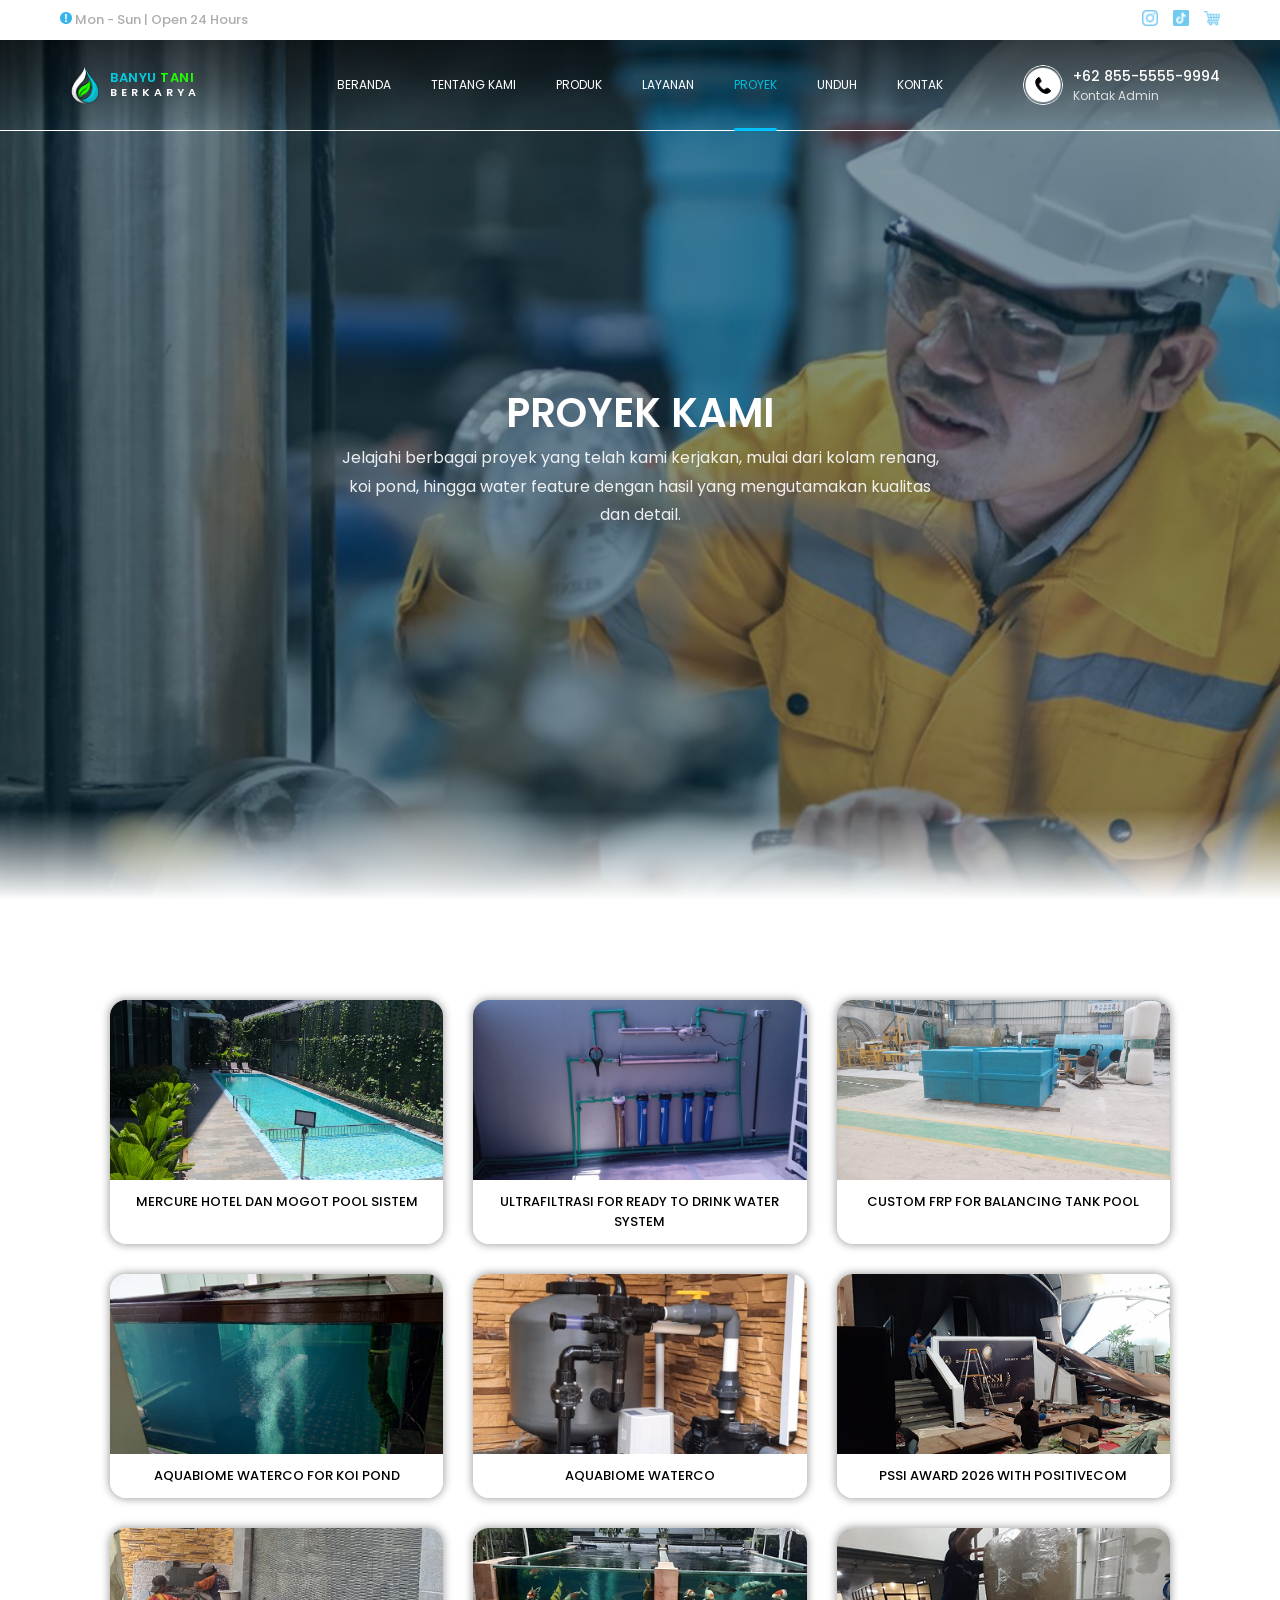
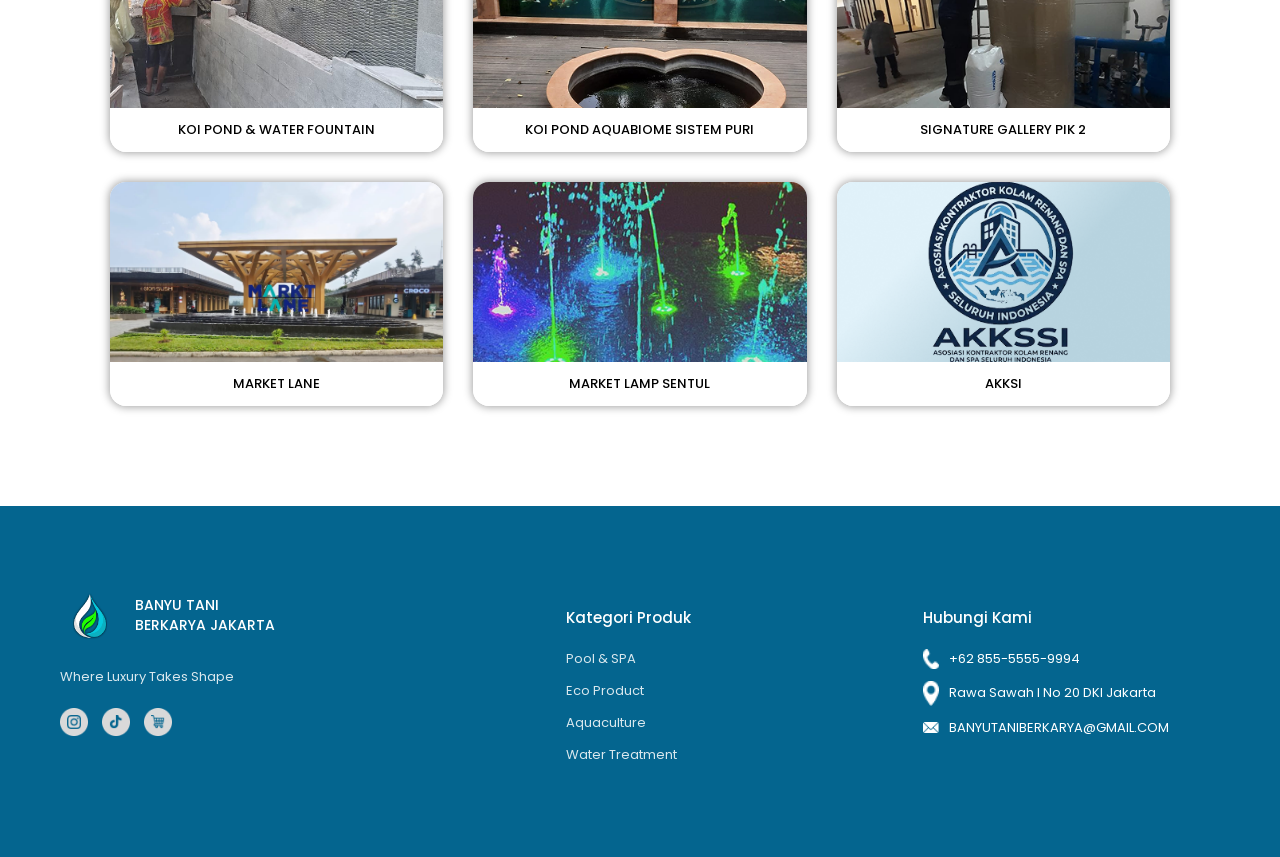
<file: project.html>
<!doctype html>
<html lang="en">
  <head>
    <meta charset="UTF-8" />
    <meta name="viewport" content="width=device-width, initial-scale=1.0" />
    <title>BANYU TANI BERKARYA JAKARTA</title>
    <link rel="stylesheet" href="style.css" />

    <!-- Poppins font -->
    <link rel="preconnect" href="https://fonts.googleapis.com" />
    <link rel="preconnect" href="https://fonts.gstatic.com" crossorigin />
    <link
      href="https://fonts.googleapis.com/css2?family=PT+Serif:ital,wght@0,400;0,700;1,400;1,700&family=Poppins:ital,wght@0,100;0,200;0,300;0,400;0,500;0,600;0,700;0,800;0,900;1,100;1,200;1,300;1,400;1,500;1,600;1,700;1,800;1,900&display=swap"
      rel="stylesheet"
    />
  </head>
  <body>
    <!-- TOP BAR -->
    <div class="topbar" id="topbar">
      <div class="container topbar-content">
        <div class="topbar-left">
          <span
            ><img src="images/exclamation.png" alt="" /> Mon - Sun | Open 24
            Hours</span
          >
        </div>

        <div class="topbar-right">
          <a href="#" class="social"
            ><img src="images/insta.png" alt="Instagram"
          /></a>
          <a href="#" class="social"
            ><img src="images/tiktok.png" alt="Tiktok"
          /></a>
          <a href="#" class="social"
            ><img src="images/cart.png" alt="Tokopedia"
          /></a>
        </div>
      </div>
    </div>

    <!-- MAIN NAVBAR -->
    <nav class="navbar" id="navbar">
      <div class="container nav-content">
        <!-- LEFT -->
        <div class="logo">
          <img src="images/LogoPT.png" alt="Logo" class="logo-img" />
          <span class="logo-text">
            <span class="text-banyu">BANYU</span>
            <span class="text-tani">TANI</span>
            <br />
            <span class="text-berkarya">BERKARYA</span>
          </span>
        </div>

        <!-- CENTER -->
        <ul class="menu">
          <li><a href="index.html">BERANDA</a></li>
          <li><a href="about.html">TENTANG KAMI</a></li>
          <li>
            <a href="product.html">PRODUK </a>
          </li>
          <li>
            <a href="service.html">LAYANAN</a>
          </li>
          <li>
            <a href="#" class="active">PROYEK </a>
          </li>
          <li>
            <a href="brochure.html"> UNDUH</a>
          </li>
          <li><a href="contact.html">KONTAK</a></li>
        </ul>

        <!-- RIGHT -->
        <div class="profile">
          <img
            src="images/callW.png"
            alt="Profile"
            class="profile-pic profile-light"
          />

          <img src="images/callB.png" class="profile-pic profile-dark" />

          <div class="profile-info">
            <span class="profile-number">+62 855-5555-9994</span>
            <span class="profile-role">Kontak Admin</span>
          </div>
        </div>
        <div class="hamburger" id="hamburger">
          <span></span>
          <span></span>
          <span></span>
        </div>
      </div>
    </nav>

    <!-- HERO -->
    <section class="project-hero">
      <div class="hero-overlay"></div>

      <div class="container hero-content reveal">
        <img src="images/LogoPT.png" class="hero-logo" alt="" />
        <div class="hero-text">
          <h1>PROYEK KAMI</h1>
          <p>
            Jelajahi berbagai proyek yang telah kami kerjakan, mulai dari kolam
            renang, koi pond, hingga water feature dengan hasil yang
            mengutamakan kualitas dan detail.
          </p>
        </div>
      </div>
    </section>

    <section class="gallery reveal">
      <div class="container">
        <div class="gallery-grid">
          <!-- CARD -->
          <div class="gallery-card">
            <div class="gallery-image">
              <img src="images/daanMogot.jpeg" alt="" />
            </div>
            <div class="gallery-caption">
              MERCURE HOTEL DAN MOGOT POOL SISTEM
            </div>
          </div>
          <div class="gallery-card">
            <div class="gallery-image">
              <img src="images/ultrafiltrasi.jpeg" alt="" />
            </div>
            <div class="gallery-caption">
              ULTRAFILTRASI FOR READY TO DRINK WATER SYSTEM
            </div>
          </div>
          <div class="gallery-card">
            <div class="gallery-image">
              <img src="images/tangkiFRP.jpeg" alt="" />
            </div>
            <div class="gallery-caption">
              CUSTOM FRP FOR BALANCING TANK POOL
            </div>
          </div>
          <div class="gallery-card">
            <div class="gallery-image">
              <img src="images/aquaBiomeWaterco.jpeg" alt="" />
            </div>
            <div class="gallery-caption">AQUABIOME WATERCO FOR KOI POND</div>
          </div>
          <div class="gallery-card">
            <div class="gallery-image">
              <img src="images/aquabiome.png" alt="" />
            </div>
            <div class="gallery-caption">AQUABIOME WATERCO</div>
          </div>
          <div class="gallery-card">
            <div class="gallery-image">
              <img src="images/PSSIAward.png" alt="" />
            </div>
            <div class="gallery-caption">PSSI AWARD 2026 WITH POSITIVECOM</div>
          </div>
          <div class="gallery-card">
            <div class="gallery-image">
              <img src="images/Koi&Water.png" alt="" />
            </div>
            <div class="gallery-caption">KOI POND & WATER FOUNTAIN</div>
          </div>
          <div class="gallery-card">
            <div class="gallery-image">
              <img src="images/AquabiomeSistemPuri.png" alt="" />
            </div>
            <div class="gallery-caption">KOI POND AQUABIOME SISTEM PURI</div>
          </div>
          <div class="gallery-card">
            <div class="gallery-image">
              <img src="images/Signature.png" alt="" />
            </div>
            <div class="gallery-caption">SIGNATURE GALLERY PIK 2</div>
          </div>
          <div class="gallery-card">
            <div class="gallery-image">
              <img src="images/marketLane.jpeg" alt="" />
            </div>
            <div class="gallery-caption">MARKET LANE</div>
          </div>
          <div class="gallery-card">
            <div class="gallery-image">
              <img src="images/marketLamp.png" alt="" />
            </div>
            <div class="gallery-caption">MARKET LAMP SENTUL</div>
          </div>
          <div class="gallery-card">
            <div class="gallery-image">
              <img src="images/AKKSI.png" alt="" />
            </div>
            <div class="gallery-caption">AKKSI</div>
          </div>

          <!-- copy card ini aja sampe 9 -->
        </div>
      </div>
    </section>

    <footer class="footer">
      <div class="container footer-inner">
        <!-- LEFT -->
        <div class="footer-col footer-left">
          <div class="footer-logo">
            <img src="images/LogoPT.png" alt="Footer Logo" />
            <span class="logo-text-footer">
              BANYU TANI <br />
              BERKARYA JAKARTA
            </span>
          </div>

          <p class="footer-desc">Where Luxury Takes Shape</p>

          <div class="footer-social">
            <img src="images/instabg.png" alt="" />
            <img src="images/tiktokbg.png" alt="" />
            <img src="images/cartbg.png" alt="" />
          </div>
        </div>

        <!-- MIDDLE -->
        <div class="footer-col">
          <h4>Kategori Produk</h4>
          <ul>
            <li><a href="product.html?category=pool">Pool & SPA</a></li>
            <li><a href="product.html?category=eco">Eco Product</a></li>
            <li><a href="product.html?category=aqua">Aquaculture</a></li>
            <li><a href="product.html?category=water">Water Treatment</a></li>
          </ul>
        </div>

        <!-- RIGHT -->
        <div class="footer-col">
          <h4>Hubungi Kami</h4>
          <ul class="footer-contact">
            <li>
              <img src="images/call.png" alt="" />
              <span>+62 855-5555-9994</span>
            </li>
            <li>
              <img src="images/location.png" alt="" />
              <span>Rawa Sawah I No 20 DKI Jakarta</span>
            </li>
            <li>
              <img src="images/mail.png" alt="" />
              <span>BANYUTANIBERKARYA@GMAIL.COM</span>
            </li>
          </ul>
        </div>
      </div>
    </footer>

    <script>
      const hamburger = document.getElementById("hamburger");
      const menu = document.querySelector(".menu");
      const navbar = document.getElementById("navbar");
      const topbar = document.getElementById("topbar");

      hamburger.addEventListener("click", function () {
        hamburger.classList.toggle("active");
        menu.classList.toggle("active");
      });

      document.querySelectorAll(".menu a").forEach((link) => {
        link.addEventListener("click", () => {
          hamburger.classList.remove("active");
          menu.classList.remove("active");
        });
      });

      window.addEventListener("scroll", function () {
        if (window.scrollY > 50) {
          topbar.classList.add("hide");
          navbar.classList.add("scrolled");
        } else {
          topbar.classList.remove("hide");
          navbar.classList.remove("scrolled");
        }
      });
    </script>

    <script>
      const reveals = document.querySelectorAll(".reveal");

      const observer = new IntersectionObserver(
        (entries) => {
          entries.forEach((entry) => {
            if (entry.isIntersecting) {
              entry.target.classList.add("active");
              observer.unobserve(entry.target);
            }
          });
        },
        {
          threshold: 0.15,
        },
      );

      reveals.forEach((el) => {
        observer.observe(el);
      });
    </script>
  </body>
</html>
</file>
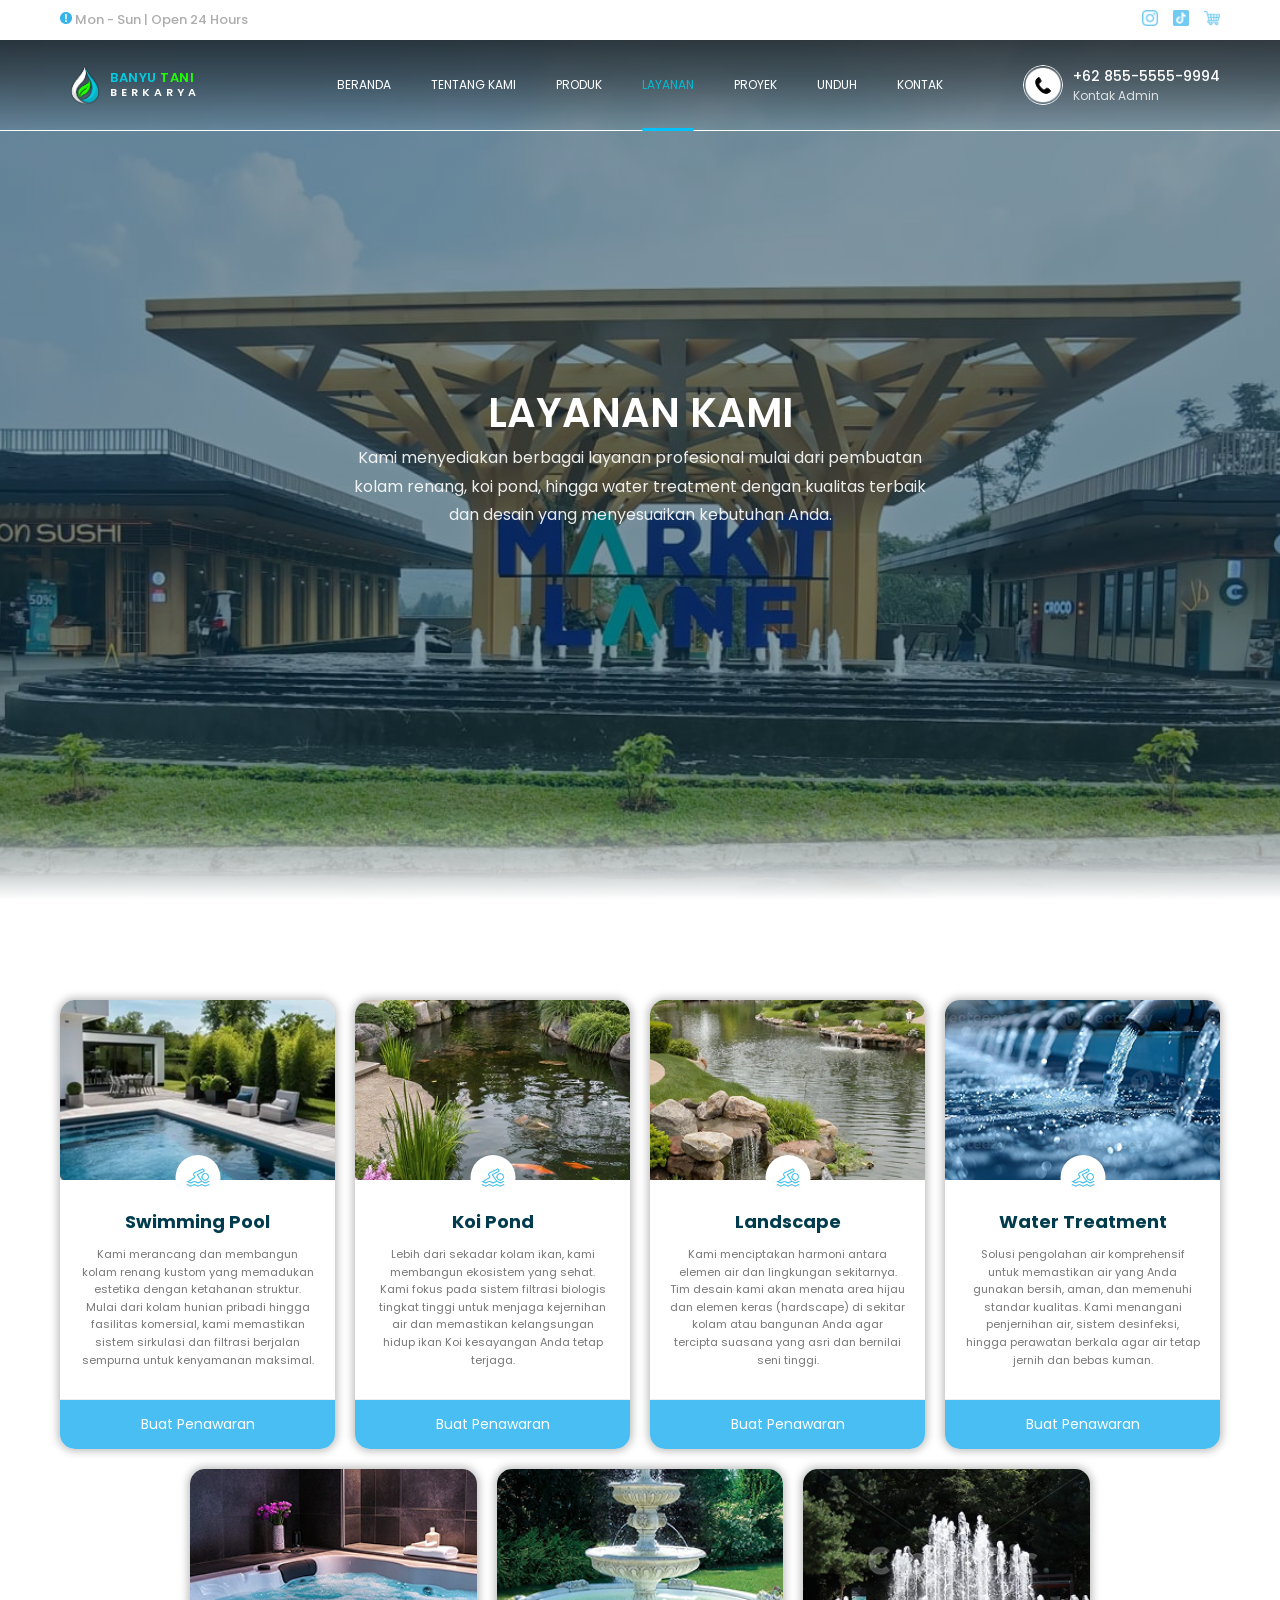
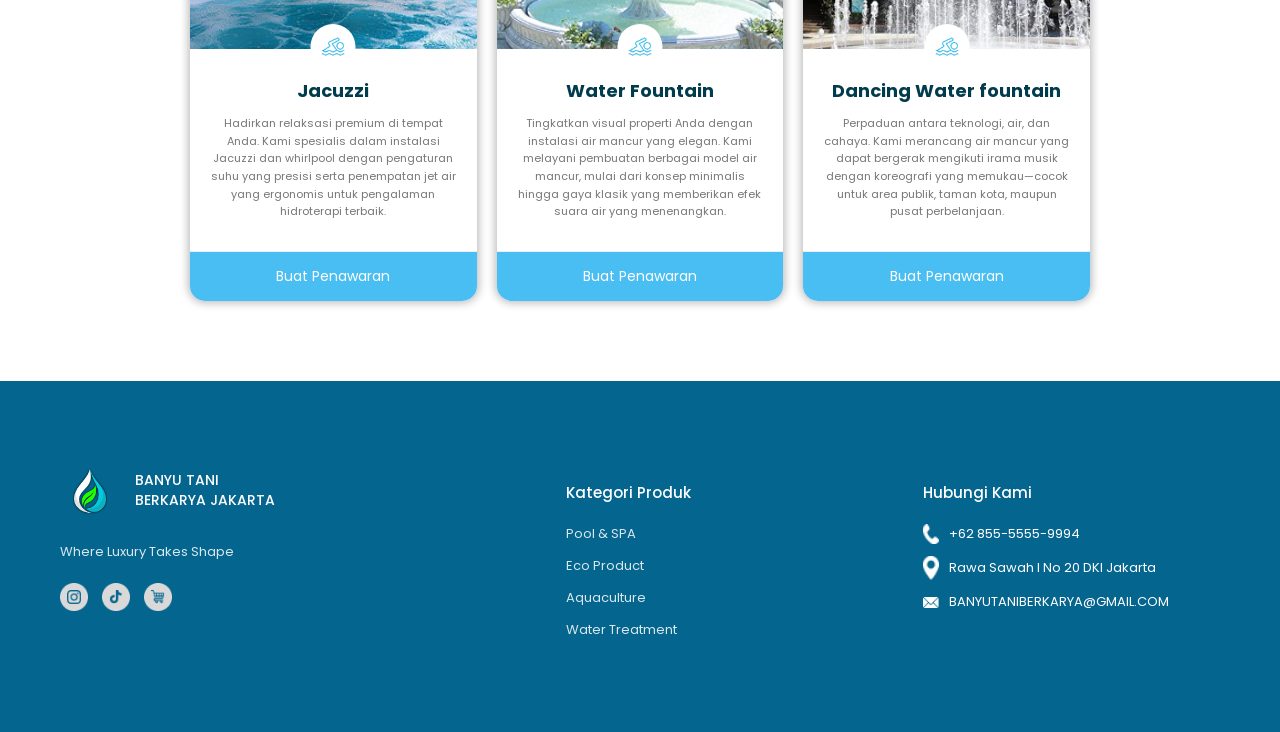
<file: service.html>
<!doctype html>
<html lang="en">
  <head>
    <meta charset="UTF-8" />
    <meta name="viewport" content="width=device-width, initial-scale=1.0" />
    <title>BANYU TANI BERKARYA JAKARTA</title>
    <link rel="stylesheet" href="style.css" />

    <!-- Poppins font -->
    <link rel="preconnect" href="https://fonts.googleapis.com" />
    <link rel="preconnect" href="https://fonts.gstatic.com" crossorigin />
    <link
      href="https://fonts.googleapis.com/css2?family=PT+Serif:ital,wght@0,400;0,700;1,400;1,700&family=Poppins:ital,wght@0,100;0,200;0,300;0,400;0,500;0,600;0,700;0,800;0,900;1,100;1,200;1,300;1,400;1,500;1,600;1,700;1,800;1,900&display=swap"
      rel="stylesheet"
    />
  </head>
  <body>
    <!-- TOP BAR -->
    <div class="topbar" id="topbar">
      <div class="container topbar-content">
        <div class="topbar-left">
          <span
            ><img src="images/exclamation.png" alt="" /> Mon - Sun | Open 24
            Hours</span
          >
        </div>

        <div class="topbar-right">
          <a href="#" class="social"
            ><img src="images/insta.png" alt="Instagram"
          /></a>
          <a href="#" class="social"
            ><img src="images/tiktok.png" alt="Tiktok"
          /></a>
          <a href="#" class="social"
            ><img src="images/cart.png" alt="Tokopedia"
          /></a>
        </div>
      </div>
    </div>

    <!-- MAIN NAVBAR -->
    <nav class="navbar" id="navbar">
      <div class="container nav-content">
        <!-- LEFT -->
        <div class="logo">
          <img src="images/LogoPT.png" alt="Logo" class="logo-img" />
          <span class="logo-text">
            <span class="text-banyu">BANYU</span>
            <span class="text-tani">TANI</span>
            <br />
            <span class="text-berkarya">BERKARYA</span>
          </span>
        </div>

        <!-- CENTER -->
        <ul class="menu">
          <li><a href="index.html">BERANDA</a></li>
          <li><a href="about.html">TENTANG KAMI</a></li>
          <li>
            <a href="product.html">PRODUK </a>
          </li>
          <li>
            <a href="#" class="active">LAYANAN </a>
          </li>
          <li>
            <a href="project.html">PROYEK </a>
          </li>
          <li>
            <a href="brochure.html"> UNDUH</a>
          </li>
          <li><a href="contact.html">KONTAK</a></li>
        </ul>

        <!-- RIGHT -->
        <div class="profile">
          <img
            src="images/callW.png"
            alt="Profile"
            class="profile-pic profile-light"
          />

          <img src="images/callB.png" class="profile-pic profile-dark" />

          <div class="profile-info">
            <span class="profile-number">+62 855-5555-9994</span>
            <span class="profile-role">Kontak Admin</span>
          </div>
        </div>
        <div class="hamburger" id="hamburger">
          <span></span>
          <span></span>
          <span></span>
        </div>
      </div>
    </nav>

    <!-- HERO -->
    <section class="service-hero">
      <div class="hero-overlay"></div>

      <div class="container hero-content reveal">
        <img src="images/LogoPT.png" class="hero-logo" alt="" />
        <div class="hero-text">
          <h1>LAYANAN KAMI</h1>
          <p>
            Kami menyediakan berbagai layanan profesional mulai dari pembuatan
            kolam renang, koi pond, hingga water treatment dengan kualitas
            terbaik dan desain yang menyesuaikan kebutuhan Anda.

            <!-- Kami menyediakan layanan profesional mulai dari pembuatan kolam
            renang, koi pond, hingga water treatment untuk menciptakan area air
            yang estetis, fungsional, dan berkualitas tinggi. -->
          </p>
        </div>
      </div>
    </section>

    <section class="services-page">
      <div class="container">
        <div class="services-grid top-grid reveal">
          <div class="service-card">
            <div class="card-img">
              <img src="images/swimmingPoll.png" alt="Swimming Pool" />
              <div class="card-icon">
                <img src="images/swimming.png" alt="" />
              </div>
            </div>
            <div class="card-info">
              <h3>Swimming Pool</h3>
              <p>
                Kami merancang dan membangun kolam renang kustom yang memadukan
                estetika dengan ketahanan struktur. Mulai dari kolam hunian
                pribadi hingga fasilitas komersial, kami memastikan sistem
                sirkulasi dan filtrasi berjalan sempurna untuk kenyamanan
                maksimal.
              </p>
            </div>
            <a
              href="https://wa.me/6285555559984?text=I want to create Koi Pond"
              class="btn-service"
              >Buat Penawaran</a
            >
          </div>
          <div class="service-card">
            <div class="card-img">
              <img src="images/koiPond.png" alt="Koi Pond" />
              <div class="card-icon">
                <img src="images/swimming.png" alt="" />
              </div>
            </div>
            <div class="card-info">
              <h3>Koi Pond</h3>
              <p>
                Lebih dari sekadar kolam ikan, kami membangun ekosistem yang
                sehat. Kami fokus pada sistem filtrasi biologis tingkat tinggi
                untuk menjaga kejernihan air dan memastikan kelangsungan hidup
                ikan Koi kesayangan Anda tetap terjaga.
              </p>
            </div>
            <a
              href="https://wa.me/6285555559984?text=I want to create Koi Pond"
              class="btn-service"
              >Buat Penawaran</a
            >
          </div>
          <div class="service-card">
            <div class="card-img">
              <img src="images/landscape.png" alt="Landscape" />
              <div class="card-icon">
                <img src="images/swimming.png" alt="" />
              </div>
            </div>
            <div class="card-info">
              <h3>Landscape</h3>
              <p>
                Kami menciptakan harmoni antara elemen air dan lingkungan
                sekitarnya. Tim desain kami akan menata area hijau dan elemen
                keras (hardscape) di sekitar kolam atau bangunan Anda agar
                tercipta suasana yang asri dan bernilai seni tinggi.
              </p>
            </div>
            <a
              href="https://wa.me/6285555559984?text=I want to create Koi Pond"
              class="btn-service"
              >Buat Penawaran</a
            >
          </div>
          <div class="service-card">
            <div class="card-img">
              <img src="images/waterTreatment.png" alt="Water Treatment" />
              <div class="card-icon">
                <img src="images/swimming.png" alt="" />
              </div>
            </div>
            <div class="card-info">
              <h3>Water Treatment</h3>
              <p>
                Solusi pengolahan air komprehensif untuk memastikan air yang
                Anda gunakan bersih, aman, dan memenuhi standar kualitas. Kami
                menangani penjernihan air, sistem desinfeksi, hingga perawatan
                berkala agar air tetap jernih dan bebas kuman.
              </p>
            </div>
            <a
              href="https://wa.me/6285555559984?text=I want to create Koi Pond"
              class="btn-service"
              >Buat Penawaran</a
            >
          </div>
        </div>

        <div class="services-grid bottom-grid reveal">
          <div class="service-card">
            <div class="card-img">
              <img src="images/jacuzzi.png" alt="Jacuzzi" />
              <div class="card-icon">
                <img src="images/swimming.png" alt="" />
              </div>
            </div>
            <div class="card-info">
              <h3>Jacuzzi</h3>
              <p>
                Hadirkan relaksasi premium di tempat Anda. Kami spesialis dalam
                instalasi Jacuzzi dan whirlpool dengan pengaturan suhu yang
                presisi serta penempatan jet air yang ergonomis untuk pengalaman
                hidroterapi terbaik.
              </p>
            </div>
            <a
              href="https://wa.me/6285555559984?text=I want to create Koi Pond"
              class="btn-service"
              >Buat Penawaran</a
            >
          </div>
          <div class="service-card">
            <div class="card-img">
              <img src="images/waterFountain.png" alt="Water Fountain" />
              <div class="card-icon">
                <img src="images/swimming.png" alt="" />
              </div>
            </div>
            <div class="card-info">
              <h3>Water Fountain</h3>
              <p>
                Tingkatkan visual properti Anda dengan instalasi air mancur yang
                elegan. Kami melayani pembuatan berbagai model air mancur, mulai
                dari konsep minimalis hingga gaya klasik yang memberikan efek
                suara air yang menenangkan.
              </p>
            </div>
            <a
              href="https://wa.me/6285555559984?text=I want to create Koi Pond"
              class="btn-service"
              >Buat Penawaran</a
            >
          </div>
          <div class="service-card">
            <div class="card-img">
              <img src="images/dancingWater.png" alt="Dancing Water Fountain" />
              <div class="card-icon">
                <img src="images/swimming.png" alt="" />
              </div>
            </div>
            <div class="card-info">
              <h3>Dancing Water fountain</h3>
              <p>
                Perpaduan antara teknologi, air, dan cahaya. Kami merancang air
                mancur yang dapat bergerak mengikuti irama musik dengan
                koreografi yang memukau—cocok untuk area publik, taman kota,
                maupun pusat perbelanjaan.
              </p>
            </div>
            <a
              href="https://wa.me/6285555559984?text=I want to create Koi Pond"
              class="btn-service"
              >Buat Penawaran</a
            >
          </div>
        </div>
      </div>
    </section>

    <footer class="footer">
      <div class="container footer-inner">
        <!-- LEFT -->
        <div class="footer-col footer-left">
          <div class="footer-logo">
            <img src="images/LogoPT.png" alt="Footer Logo" />
            <span class="logo-text-footer">
              BANYU TANI <br />
              BERKARYA JAKARTA
            </span>
          </div>

          <p class="footer-desc">Where Luxury Takes Shape</p>

          <div class="footer-social">
            <img src="images/instabg.png" alt="" />
            <img src="images/tiktokbg.png" alt="" />
            <img src="images/cartbg.png" alt="" />
          </div>
        </div>

        <!-- MIDDLE -->
        <div class="footer-col">
          <h4>Kategori Produk</h4>
          <ul>
            <li><a href="product.html?category=pool">Pool & SPA</a></li>
            <li><a href="product.html?category=eco">Eco Product</a></li>
            <li><a href="product.html?category=aqua">Aquaculture</a></li>
            <li><a href="product.html?category=water">Water Treatment</a></li>
          </ul>
        </div>

        <!-- RIGHT -->
        <div class="footer-col">
          <h4>Hubungi Kami</h4>
          <ul class="footer-contact">
            <li>
              <img src="images/call.png" alt="" />
              <span>+62 855-5555-9994</span>
            </li>
            <li>
              <img src="images/location.png" alt="" />
              <span>Rawa Sawah I No 20 DKI Jakarta</span>
            </li>
            <li>
              <img src="images/mail.png" alt="" />
              <span>BANYUTANIBERKARYA@GMAIL.COM</span>
            </li>
          </ul>
        </div>
      </div>
    </footer>

    <script>
      const hamburger = document.getElementById("hamburger");
      const menu = document.querySelector(".menu");
      const navbar = document.getElementById("navbar");
      const topbar = document.getElementById("topbar");

      hamburger.addEventListener("click", function () {
        hamburger.classList.toggle("active");
        menu.classList.toggle("active");
      });

      document.querySelectorAll(".menu a").forEach((link) => {
        link.addEventListener("click", () => {
          hamburger.classList.remove("active");
          menu.classList.remove("active");
        });
      });

      window.addEventListener("scroll", function () {
        if (window.scrollY > 50) {
          topbar.classList.add("hide");
          navbar.classList.add("scrolled");
        } else {
          topbar.classList.remove("hide");
          navbar.classList.remove("scrolled");
        }
      });
    </script>

    <script>
      const reveals = document.querySelectorAll(".reveal");

      const observer = new IntersectionObserver(
        (entries) => {
          entries.forEach((entry) => {
            if (entry.isIntersecting) {
              entry.target.classList.add("active");
              observer.unobserve(entry.target);
            }
          });
        },
        {
          threshold: 0.15,
        },
      );

      reveals.forEach((el) => {
        observer.observe(el);
      });
    </script>
  </body>
</html>
</file>
<file: style.css>
body {
  margin: 0;
  font-family: "Poppins", sans-serif;
}

.container {
  padding: 0 60px;
}

.reveal {
  opacity: 0;
  transform: translateY(60px);
  transition:
    opacity 0.8s ease,
    transform 0.8s ease;
}

.reveal.active {
  opacity: 1;
  transform: translateY(0);
}

/* TOPBAR */
.topbar {
  height: 40px;
  background: white;
  position: fixed;
  width: 100%;
  top: 0;
  z-index: 1000;
  transition: transform 0.3s ease;
  font-size: 13px;
}

.topbar-content {
  display: flex;
  justify-content: space-between;
  align-items: center;
  height: 100%;
}

.topbar-left {
  color: #adadad;
  font-weight: 500;
}

/* RIGHT */
.topbar-right {
  display: flex;
  align-items: center;
  gap: 15px;
}

.topbar-right img {
  margin-top: 2.5px;
}

/* social icons */
.social img {
  width: 16px;
  height: 16px;
  object-fit: contain;
  opacity: 0.7;
  transition: 0.2s;
}

.social img:hover {
  opacity: 1;
  transform: translateY(-2px);
}

.topbar.hide {
  transform: translateY(-100%);
}

/* NAVBAR */
.navbar {
  position: fixed;
  z-index: 100;
  width: 100%;
  top: 40px;
  padding: 20px 0;
  transition: all 0.3s ease;
  transition:
    background 0.3s ease,
    box-shadow 0.3s ease,
    top 0.3s ease;
  z-index: 999;
  background: linear-gradient(
    to bottom,
    rgba(0, 0, 0, 0.6) 0%,
    rgba(0, 0, 0, 0.4) 40%,
    rgba(0, 0, 0, 0.2) 70%,
    rgba(0, 0, 0, 0) 100%
  );
  border-bottom: #fff solid 0.1px;
}

.navbar svg {
  fill: white;
  transition: fill 0.3s ease;
}

.navbar.scrolled svg {
  fill: black;
}

.navbar.scrolled {
  background: white;
  box-shadow: 0 4px 20px rgba(0, 0, 0, 0.08);
  top: 0;
}

.nav-content {
  display: flex;
  justify-content: space-between;
  align-items: center;
  color: white;
  transition: color 0.3s ease;
}

/* bagi jadi 3 bagian */
.logo {
  flex: 1;
  display: flex;
  align-items: center;
  font-weight: 600;
  font-size: 18px;
  letter-spacing: 0.5px;
  transition: color 0.3s ease;
}

.logo-img {
  height: 50px;
  width: auto;
  object-fit: contain;
  transition: all 0.3s ease;
}

.logo-text {
  white-space: nowrap;
  font-weight: 600;
  font-size: small;
  line-height: 1.1;
}

.text-banyu {
  color: #05C9DD;
}

.text-tani {
  color: #20FF00;
}

.text-berkarya {
  color: white;
  letter-spacing: 4px;
  font-size: 11px;
  transition: color 0.3s ease; /* Biar smooth pas berubah warna */
}

.navbar.scrolled .text-berkarya {
  color: black;
}

.menu {
  flex: 1;
  display: flex;
  justify-content: center;
  font-size: 12px;
  gap: 40px;
  list-style: none;
  margin: 0;
  padding: 0;
}

.menu li a {
  display: flex;
  align-items: center;
  white-space: nowrap;
}

.menu a {
  color: white;
  text-decoration: none;
  /* font-size: 14px; */
  transition: color 0.3s ease;
}

.menu a.active {
  color: #00bcd4;
  position: relative;
  /* font-weight: bold; */
}

.menu a.active::after {
  content: "";
  position: absolute;
  left: 0;
  bottom: -37px; /* supaya nempel ke border navbar */
  width: 100%;
  height: 3px;
  background: #00c2ff; /* warna garis */
  border-radius: 2px;
}

.dropdown-icon {
  width: 16px;
  height: 16px;
  transition: transform 0.3s ease;
}

.menu li:hover .dropdown-icon {
  transform: rotate(180deg);
}

.profile {
  flex: 1;
  display: flex;
  justify-content: flex-end;
  align-items: center;
  gap: 10px;
}

/* profile image */
.profile-pic {
  width: 40px;
  height: 40px;
  border-radius: 50%;
  object-fit: cover;
}

.profile-dark {
  display: none;
}

.profile-light {
  display: block;
}

/* profile text */
.profile-info {
  display: flex;
  flex-direction: column;
  line-height: 1.5;
}

.profile-number {
  font-weight: 500;
  font-size: 14px;
}

.profile-role {
  font-size: 12px;
  opacity: 0.8;
}

/* Saat scroll */
.navbar.scrolled .nav-content {
  color: #002c3f;
}

.navbar.scrolled .menu a {
  color: #002c3f;
}

.navbar.scrolled .menu a.active {
  color: #00bcd4;
  /* font-weight: bold; */
}

.navbar.scrolled .profile-number,
.navbar.scrolled .profile-role {
  color: #002c3f;
}

.navbar.scrolled .logo {
  color: #002c3f;
}

.navbar.scrolled .profile-light {
  display: none;
}

.navbar.scrolled .profile-dark {
  display: block;
}

/* .navbar.scrolled .Logo-light {
  display: none;
}

.navbar.scrolled .Logo-dark {
  display: block;
} */

/* HAMBURGER STYLING */
.hamburger {
  display: none; /* Sembunyi di desktop */
  flex-direction: column;
  gap: 5px;
  cursor: pointer;
  z-index: 1001; /* Di atas menu */
}

.hamburger span {
  display: block;
  width: 28px;
  height: 3px;
  background: #fff; /* Warna saat navbar transparan */
  border-radius: 3px;
  transition: 0.3s;
}

/* Warna hamburger saat navbar putih (scrolled) */
.navbar.scrolled .hamburger span {
  background: #002c3f;
}

/* Animasi Hamburger jadi 'X' saat aktif */
.hamburger.active span:nth-child(1) {
  transform: translateY(8px) rotate(45deg);
  background: #002c3f;
}
.hamburger.active span:nth-child(2) {
  opacity: 0;
}
.hamburger.active span:nth-child(3) {
  transform: translateY(-8px) rotate(-45deg);
  background: #002c3f;
}

/* HERO */
.hero {
  position: relative;
  height: 100vh;
  display: flex;
  align-items: center;
  color: white;
  overflow: hidden;
}

.hero-home {
  background: url("images/daanMogot.jpeg");
  background-size: cover; /* Pastikan gambar nutupin seluruh area tanpa penyok */
  background-position: center; /* Pastikan tengah gambar selalu kelihatan */
  background-repeat: no-repeat; /* Jangan sampai gambarnya ngulang (tile) */
  background-attachment: fixed;
}

.hero-logo {
  display: none;
}

/* overlay gradient */
.hero-overlay {
  position: absolute;
  inset: 0;
  /* Gradasi dari gelap di atas ke transparan di tengah, lalu biru air di bawah */
  background: linear-gradient(
    to bottom,
    #002c3f7c 0%,
    #002c3f7c 90%,
    #ffffff 100%
  );
  /* background: #002c3f75; */
  z-index: 1;
}

.hero-content {
  position: relative;
  padding: 80px 100px;
  z-index: 2;
}

.hero-text {
  max-width: 600px;
}

.hero-text h1 {
  font-size: 40px;
  font-weight: 600;
  line-height: 1.3;
  margin-bottom: 5px;
}

.hero-text p {
  font-size: 16px;
  opacity: 0.9;
  line-height: 1.8;
  margin-top: 0;
}

/* dots */
.hero-dots {
  position: absolute;
  bottom: 30px;
  left: 50%;
  transform: translateX(-50%);
  display: flex;
  gap: 6px;
}

.hero-dots span {
  width: 6px;
  height: 6px;
  background: white;
  opacity: 0.5;
  border-radius: 50%;
}

.hero-dots span.active {
  opacity: 1;
}

/* FLOATING CARDS */
.floating-cards {
  position: relative;
  margin-top: -70px; /* ini bikin naik ke atas */
  z-index: 5;
}

.cards-wrapper {
  display: grid;
  grid-template-columns: repeat(3, 1fr);
  gap: 25px;
  max-width: 1050px;
  margin: auto;
}

.card-item {
  background: white;
  padding: 25px 15px;
  border-radius: 15px;
  text-align: center;
  box-shadow: 0 15px 35px rgba(0, 0, 0, 0.08);
  transition: 0.3s ease;
}

.card-item:hover {
  transform: translateY(-8px);
}

.card-item img {
  height: 41px;
  /* margin-bottom: 10px; */
}

.card-item h4 {
  color: #002c3f;
  margin: 15px 0;
  font-size: 16px;
  font-weight: 600;
}

.card-item p {
  font-size: 13px;
  color: #3f3f3f;
  line-height: 1.5;
}

/* ABOUT */
.about {
  padding: 100px 0;
  background: #fff;
  text-align: center;
}

.about-header {
  display: flex;
  justify-content: center;
  align-items: center;
  gap: 15px;
  font-size: 14px;
  color: #4a4a4a;
  /* margin-bottom: 15px; */
}

.about-header .line {
  width: 100px;
  height: 2px;
  background: #002c3f;
}

.about-header span {
  color: #002c3f;
  font-size: 30px;
  font-weight: 400;
}

.about h2 {
  font-size: 40px;
  margin-bottom: 60px;
  font-weight: 600;
  margin-top: 10px;
  color: #002c3f;
}

.about-content {
  display: flex;
  align-items: center;
  gap: 20px;
  /* text-align: left; */
  max-width: 1000px;
  margin: 0 auto; /* bikin center */
  text-align: left;
}

/* image style */
.about-image {
  flex: 0 0 40%;
  display: flex;
  /* position: relative; */
  justify-content: center;
}

.about-image img {
  width: 90%;
  border-radius: 20px;
  /* box-shadow: 15px 15px 0 #00a3d7; */
}

/* text */
.about-text {
  flex: 0 0 60%;
  font-size: 14px;
  line-height: 1.8;
  color: #002c3f;
  text-align: left;
}

.read-more {
  display: inline-block;
  margin-top: 15px;
  font-size: 13px;
  color: #00a3d7;
  text-decoration: none;
  font-weight: 500;
}

/* KEUNGGULAN */
.keunggulan {
  position: relative;
  padding: 120px 0;
  background: url("images/ultrafiltrasi.jpeg");
  background-size: cover; /* Pastikan gambar nutupin seluruh area tanpa penyok */
  background-position: center; /* Pastikan tengah gambar selalu kelihatan */
  background-repeat: no-repeat; /* Jangan sampai gambarnya ngulang (tile) */
  background-attachment: fixed;
  overflow: hidden;
}

.keunggulan .wave {
  position: absolute;
  top: 0;
  left: 0;
  width: 100%;
  height: 100px;
  background: url("images/wave.png");
  background-size: 1000px 100px;
  transform: rotate(180deg);
}

.keunggulan .wave.wave1 {
  animation: animate 30s linear infinite;
  z-index: 10;
  opacity: 1;
  animation-delay: 0s;
  top: 0;
}
.keunggulan .wave.wave2 {
  animation: animate2 15s linear infinite;
  z-index: 9;
  opacity: 0.5;
  animation-delay: -5s;
  top: 10px;
}
.keunggulan .wave.wave3 {
  animation: animate 30s linear infinite;
  z-index: 8;
  opacity: 0.2;
  animation-delay: -2s;
  top: 15px;
}
.keunggulan .wave.wave4 {
  animation: animate2 5s linear infinite;
  z-index: 7;
  opacity: 0.7;
  animation-delay: -5s;
  top: 20px;
}
@keyframes animate {
  0% {
    background-position-x: 0;
  }
  100% {
    background-position-x: 1000px;
  }
}
@keyframes animate2 {
  0% {
    background-position-x: 0;
  }
  100% {
    background-position-x: -1000px;
  }
}

.keunggulan-overlay {
  position: absolute;
  inset: 0;
  background: linear-gradient(
    to bottom,
    #36b5eb36 0%,
    #36b5eb36 90%,
    #ffffff 100%
  );
}

.keunggulan-inner {
  position: relative;
  z-index: 2;
  text-align: center;
  color: white;
  margin-top: 80px;
}

.keunggulan-content {
  margin-top: 50px;
  display: grid;
  grid-template-columns: repeat(auto-fit, minmax(400px, 500px));
  gap: 50px;
  justify-content: center;
}

.keunggulan-item {
  background: white;
  color: #002c3f;
  padding: 30px 25px;
  border-radius: 14px;
  /* gap: 15px; */
  text-align: center;
  box-shadow: 0 10px 25px rgba(0, 0, 0, 0.1);
  transition: 0.3s ease;
}

.keunggulan-text h3 {
  margin: 0;
  font-size: 26px;
  font-weight: 600;
  color: #36b4eb;
}

.keunggulan-text p {
  margin-top: 5px;
  font-size: 21px;
  line-height: 1.6;
  margin-bottom: 5px;
}

.keunggulan-item:hover {
  transform: translateY(-5px);
}

.keunggulan-item img {
  width: 84px;
  margin: 10px;
}

.keunggulan-title {
  font-size: 40px;
  font-weight: 600;
}

.keunggulan .line {
  width: 250px;
  height: 5px;
  background: #ffffff;
  margin: 10px auto 0;
  border-radius: 2px;
}

/* .wave-top {
  position: absolute;
  top: -1px;
  left: 0;
  width: 100%;
} */

/* PRODUCT */
.product {
  padding: 50px 0 0 0;
  background: #ffffff;
  text-align: center;
}

.section-title {
  font-size: 28px;
  font-weight: 600;
  color: #003c4d;
  margin-bottom: 10px;
}

.section-line {
  width: 70px;
  height: 3px;
  background: #00a3d7;
  margin: 0 auto 50px;
  border-radius: 2px;
}

.home-product-grid {
  display: grid;
  grid-template-columns: repeat(5, 1fr);
  gap: 25px;
}

.home-product-card {
  background: #ffffff;
  padding: 30px 20px;
  border-radius: 16px;

  box-shadow: 0 10px 30px rgba(0, 0, 0, 0.05);

  transition:
    transform 0.4s cubic-bezier(0.22, 1, 0.36, 1),
    box-shadow 0.4s ease,
    border 0.4s ease;
}

.home-product-card:hover {
  transform: translateY(-12px);
  box-shadow: 0 20px 40px rgba(0, 0, 0, 0.2);
}

.home-product-card img {
  width: 100%;
  max-height: 140px;
  object-fit: contain;
  margin-bottom: 15px;
}

.card-line {
  width: 100%;
  height: 2px;
  background: #00a3d7;
  margin: 10px auto;
  border-radius: 2px;
  transition: 0.3s ease;
}

.home-product-card:hover .card-line {
  width: 100px;
  transition: 0.3s ease;
}

.home-product-card h3 {
  font-size: 17px;
  font-weight: 500;
  color: #003c4d;
}

.product-button {
  display: flex;
  justify-content: center;
  margin-top: 60px;
}

.btn-product {
  padding: 17px 45px;
  background: #00a3d7;
  color: white;
  text-decoration: none;
  border-radius: 25px;
  font-size: 14px;
  font-weight: 500;
  margin-bottom: 5px;

  /* dotted outline */
  outline: 2px dotted #00a3d7;
  outline-offset: 2px;

  transition: 0.3s;
}

.btn-product:hover {
  background: #008bb8;
}

/* SERVICES */
.services {
  padding: 100px 0;
  background: #ffffff;
  text-align: center;
}

/* Grid Layout */
.home-service-grid {
  display: grid;
  grid-template-columns: repeat(5, 1fr); /* 5 kolom sesuai foto */
  gap: 20px;
  margin-bottom: 50px;
}

/* Card Style */
.home-service-card {
  background: #ffffff;
  border-radius: 20px; /* Sudut tumpul sesuai foto */
  overflow: hidden;
  box-shadow: 0 10px 30px rgba(0, 0, 0, 0.1); /* Shadow halus */
  border: 1px solid #f0f0f0;
  display: flex;
  flex-direction: column;
  transition: transform 0.3s ease;
}

.home-service-card:hover {
  transform: translateY(-10px);
}

.card-img {
  width: 100%;
  height: 200px; /* Sesuaikan tinggi gambar */
}

.card-img img {
  width: 100%;
  height: 100%;
  object-fit: cover; /* Biar gambar gak ketarik/gepeng */
}

.card-content {
  padding: 30px 15px;
  flex-grow: 1;
  display: flex;
  align-items: center;
  justify-content: center;
}

.card-content h3 {
  color: #00334e;
  font-size: 16px;
  font-weight: 700;
  margin: 0;
  line-height: 1.4;
}

/* Section Perjalanan (Atas) */
.perjalanan {
  position: relative;
  display: flex;
  flex-direction: column;
  background:
    linear-gradient(
      to bottom,
      /* Kita bikin gelap dari atas ke bawah */ rgba(0, 0, 0, 0.7) 0%,
      /* Gelap di atas (70% hitam) */ rgba(54, 181, 235, 0.4) 50%,
      /* Biru transparan di tengah */ rgba(54, 181, 235, 0.4) 80%
        /* Gelap lagi di bawah */
    ),
    url("images/ikan.jpeg");
  background-size: cover; /* Pastikan gambar nutupin seluruh area tanpa penyok */
  background-position: center; /* Pastikan tengah gambar selalu kelihatan */
  background-repeat: no-repeat; /* Jangan sampai gambarnya ngulang (tile) */
  background-attachment: fixed;
  padding: 100px 20px;
  text-align: center;
  align-items: center;
  justify-content: center;
  color: white;
  height: 400px;
}

.perjalanan-content {
  max-width: 800px;
  /* display: inline-block; */
}

.perjalanan h1 {
  font-size: 42px;
  letter-spacing: 2px;
  margin-bottom: 20px;
  font-weight: 700;
}

.perjalanan p {
  font-size: 18px;
  line-height: 1.6;
  opacity: 0.9;
}

/* Section Layanan Detail (Bawah) */
.layanan-detail {
  padding: 50px 20px;
  background-color: #fff;
}

.grid-wrapper {
  display: grid;
  grid-template-columns: repeat(3, 1fr); /* 3 kolom sejajar */
  gap: 150px;
  max-width: 1100px;
  margin: auto;
}

.detail-item h4 {
  font-size: 20px;
  font-weight: 700;
  margin-bottom: 20px;
  color: #002c3f;
  position: relative;
}

.detail-item p {
  font-size: 16px;
  color: #002c3f;
  line-height: 1.8;
  text-align: left; /* Biar rapi kayak di foto */
}

.stars {
  color: #ffd700;
  font-size: 16px;
  margin-bottom: 15px;
}

/* Container Utama */
.partners {
  text-align: center; /* Mengetengahkan judul dan garis */
  padding: 100px 0;
}

/* Grid Logo */
.partner-grid {
  display: grid;
  grid-template-columns: repeat(3, 1fr); /* Membuat 3 kolom sama rata */
  gap: 30px; /* Jarak antar logo */
  max-width: 900px;
  margin: 0 auto 40px; /* Tengah secara horizontal */
  align-items: center; /* Logo sejajar secara vertikal */
}

.partner-item img {
  max-width: 100%;
  height: auto;
  filter: grayscale(20%); /* Opsional: supaya warna lebih menyatu */
  transition: 0.3s;
}

.partner-item img:hover {
  filter: grayscale(0%);
  transform: scale(1.05);
}

/* ABOUT VISION */
.hero-about {
  background: url("images/signatureGalleryAbu.png");
  background-size: cover; /* Pastikan gambar nutupin seluruh area tanpa penyok */
  background-position: center; /* Pastikan tengah gambar selalu kelihatan */
  background-repeat: no-repeat; /* Jangan sampai gambarnya ngulang (tile) */
  background-attachment: fixed;
}

.about-vision {
  padding: 120px 0;
  background: #ffffff;
  position: relative;
  overflow: hidden;
}

.about-vision .line {
  width: 300px;
  height: 3px;
  background: #36b4eb;
  /* margin: 10px auto 30px; */
  border-radius: 2px;
}

.about-vision .container {
  position: relative;
  z-index: 2;
}

/* Card */
.vision-card {
  background: #f0f0f0;
  border-radius: 20px;
  padding: 60px;
  display: flex;
  align-items: center;
  justify-content: space-between;
  gap: 60px;
  margin-bottom: 60px;

  box-shadow: 0 25px 50px rgba(0, 0, 0, 0.06);
  transition: 0.4s ease;
}

.vision-card:hover {
  transform: translateY(-8px);
  box-shadow: 0 35px 60px rgba(0, 0, 0, 0.1);
}

/* Text */
.vision-text {
  flex: 1;
}

.vision-text h2 {
  font-size: 45px;
  font-weight: 600;
  color: #002c3f;
  margin-bottom: 20px;
  line-height: 1.3;
}

.vision-text p {
  font-size: 16px;
  line-height: 1.8;
  color: #002c3f;
}

/* Image */
.vision-image {
  flex: 1;
  display: flex;
  justify-content: flex-end;
}

.vision-image img {
  width: 100%;
  max-width: 450px;
  border-radius: 16px;
}

/* ============================= */
/* BUBBLE BACKGROUND - VISION   */
/* ============================= */

/* container bubble */
.bubble-wrapper {
  position: relative;
  overflow: hidden; /* ini yang bikin dia hilang di batas */
}

.bubbles {
  position: absolute;
  bottom: 0;
  left: 0;
  width: 100%;
  height: 100%;
  pointer-events: none;
  z-index: 0;
}

/* .bubble-wrapper > * {
  position: relative;
  z-index: 2;
} */

/* bubble style */
.bubbles span {
  position: absolute;
  bottom: -100px;
  border-radius: 50%;
  background: radial-gradient(circle at 30% 30%, #00a3d755, #00a3d710);
  animation: riseVision linear infinite;
  opacity: 1;
}

/* animasi naik */
@keyframes riseVision {
  0% {
    transform: translateY(0) scale(0.6) rotate(0deg);
  }

  85% {
    opacity: 0.8;
  }

  100% {
    transform: translateY(-2200px) scale(1) rotate(360deg);
    opacity: 0;
  }
}

/* GALLERY */
.gallery {
  padding: 50px 0;
  /* background: #ffffff; */
  text-align: center;
}

.gallery-header {
  display: flex;
  align-items: center;
  justify-content: center;
  gap: 20px;
  margin-bottom: 60px;
  border-radius: 10px;
  /* background: #d9d9d9; */
  /* box-shadow: 0 4px 6px rgba(0, 0, 0, 0.04); */
  /* 0 10px 20px rgba(0, 0, 0, 0.06); */

  transition:
    transform 0.3s ease,
    box-shadow 0.45s cubic-bezier(0.22, 1, 0.36, 1);
}

.gallery-header:hover {
  transform: translateY(-5px);

  box-shadow: 0 10px 25px rgba(0, 0, 0, 0.12);
  /* 0 25px 50px rgba(0, 0, 0, 0.18); */
}

.gallery-header h2 {
  font-size: 28px;
  font-weight: 600;
  color: #002c3f;
}

/* GRID */
.gallery-grid {
  display: grid;
  grid-template-columns: repeat(3, 1fr);
  gap: 30px;
  max-width: 1200px; /* Batasi lebar maksimal agar tidak terlalu melar di monitor lebar */
  margin: 0 auto; /* Posisikan grid di tengah halaman */
  padding: 50px;
}

/* CARD */
.gallery-card {
  border-radius: 16px;
  overflow: hidden;
  background: white;

  box-shadow: 0px 0px 9px 1px rgba(0, 0, 0, 0.37);

  transition:
    transform 0.45s cubic-bezier(0.22, 1, 0.36, 1),
    box-shadow 0.45s cubic-bezier(0.22, 1, 0.36, 1);
}

.gallery-card:hover {
  transform: translateY(-14px) scale(1.02);

  box-shadow:
    0 10px 25px rgba(0, 0, 0, 0.12),
    0 25px 50px rgba(0, 0, 0, 0.18);
}

.gallery-image {
  height: 180px;
  overflow: hidden;
}

.gallery-image img {
  width: 100%;
  height: 100%;
  object-fit: cover; /* biar proporsional */
  display: block;
}

.gallery-caption {
  background: #ffffff;
  padding: 12px;
  font-size: 13px;
  font-weight: 500;
}

/* =========================
   PRODUCT HERO
========================= */

.product-hero {
  position: relative;
  height: 100vh;
  background: url("images/mediaFilter.png");
  background-size: cover; /* Pastikan gambar nutupin seluruh area tanpa penyok */
  background-position: center; /* Pastikan tengah gambar selalu kelihatan */
  background-repeat: no-repeat; /* Jangan sampai gambarnya ngulang (tile) */
  background-attachment: fixed;
  display: flex;
  align-items: center;
  justify-content: center;
  text-align: center;
  color: white;
  overflow: hidden;
}

.product-hero .hero-overlay {
  position: absolute;
  inset: 0;
  /* background: linear-gradient(
    to bottom,
    #00507294 0%,
    #00507294 70%,
    rgba(0, 80, 114, 0.3) 90%,
    #ffffff 100%
  ); */
}

.product-hero .hero-content {
  position: relative;
  padding: 0 20px;
}

.product-hero h1 {
  font-size: 42px;
  font-weight: 600;
  margin-bottom: 20px;
}

.product-hero p {
  font-size: 14px;
  line-height: 1.8;
  opacity: 0.9;
}

/* =========================
   PRODUCT PAGE
========================= */

.product-page {
  background-color: #ffffff;
  padding: 80px 0;
}

.product-layout {
  display: grid;
  grid-template-columns: 300px 1fr;
  gap: 60px;
}

.pagination {
  display: flex;
  justify-content: center;
  gap: 10px;
  margin-top: 40px;
  flex-wrap: wrap;
}

.pagination button {
  padding: 8px 14px;
  border: none;
  background: #eee;
  cursor: pointer;
  border-radius: 6px;
}

.pagination button.active {
  background: #2c7be5;
  color: white;
}

.pagination button:hover {
  background: #ddd;
}

/* =========================
   SIDEBAR FILTER
========================= */

.product-filter {
  /* Memberi ruang di kanan agar teks tidak menempel ke garis */
  padding-right: 25px; /* Kurangi sedikit agar scrollbar punya ruang sebelum border */
  border-right: 1.5px solid #aee2f5;

  /* STICKY CONFIG */
  position: sticky;
  top: 120px; /* Jarak dari atas layar saat scroll */

  /* SCROLL CONFIG */
  height: 80vh; /* Gunakan vh (viewport height) agar tingginya dinamis mengikuti layar */
  overflow-y: auto;
  overflow-x: hidden; /* Mencegah scroll horizontal yang tidak diinginkan */

  box-sizing: border-box;
}

/* CUSTOM SCROLLBAR - Diletakkan di sisi dalam border */
.product-filter::-webkit-scrollbar {
  width: 4px; /* Lebih tipis agar lebih elegan */
}

.product-filter::-webkit-scrollbar-track {
  background: transparent;
  margin-right: 5px; /* Memberi jarak dari border kanan */
}

.product-filter::-webkit-scrollbar-thumb {
  background: #aee2f5;
  border-radius: 10px;
}

.product-filter::-webkit-scrollbar-thumb:hover {
  background: #0b5e7d;
}

/* FILTER HEADER */
.filter-title {
  display: flex;
  align-items: center;
  margin-bottom: 20px;
  gap: 15px;
}

.filter-header-left {
  display: flex;
  align-items: center;
  gap: 12px;
}

.filter-header-left img {
  width: 22px;
}

.filter-title h4 {
  font-size: 22px;
  font-weight: 600;
  color: #0b3c4d;
}

.filter-tags-container {
  display: flex;
  flex-wrap: wrap;
  gap: 10px;
  margin-bottom: 20px;
  min-height: 30px; /* Agar layout tidak melompat saat kosong */
}

.filter-tag {
  background-color: #f0f0f0;
  border: 1px solid #04658f;
  border-radius: 4px;
  padding: 5px 12px;
  font-size: 13px;
  display: flex;
  align-items: center;
  gap: 8px;
  color: #002c3f;
}

.filter-tag span.remove-tag:hover {
  background-color: #04658f; /* Warna berubah saat dihover */
  color: #ffffff;
}

/* .filter-tag span.remove-tag:hover {
  color: #ff4d4d;
} */

/* Tombol Hapus Semua (opsional seperti di referensi) */
.clear-all-filters {
  color: #04658f;
  cursor: pointer;
  font-size: 13px;
  align-self: center;
  margin-left: 10px;
  font-weight: 500;
}

/* SEARCH INPUT */
.search-container {
  position: relative;
  width: 100%; /* Memastikan kontainer search ambil full lebar sidebar */
  margin-bottom: 35px;
}

.search-container input[type="text"] {
  width: 100%;
  padding: 12px 40px 12px 15px;
  border-radius: 10px;
  /* Warna border disesuaikan agar lebih soft/biru muda */
  border: 1px solid #89d0eb;
  background-color: #ffffff;
  font-size: 14px;
  color: #b0b0b0;
  box-sizing: border-box; /* Agar padding tidak membuat input keluar jalur */
}

/* Icon Search di dalam Input */
.search-icon {
  position: absolute;
  right: 15px;
  top: 50%;
  transform: translateY(-50%);
  width: 18px;
  opacity: 0.4;
}

/* CATEGORY TITLE */
.category-title {
  font-size: 20px; /* Diperkecil sedikit agar lebih proporsional */
  font-weight: 700;
  color: #0b5e7d;
  margin: 30px 0 20px 0;
  letter-spacing: 0.5px;
}

/* CATEGORY LIST */
.category-list {
  display: flex;
  flex-direction: column;
  gap: 18px;
}

/* CUSTOM CHECKBOX */
.custom-checkbox {
  position: relative;
  padding-left: 38px;
  cursor: pointer;
  font-size: 14px;
  color: #0b3c4d;
  display: flex;
  align-items: center;
}

.custom-checkbox input {
  position: absolute;
  opacity: 0;
  cursor: pointer;
}

/* kotak */
.checkmark {
  position: absolute;
  left: 0;
  height: 22px;
  width: 22px;
  border: 2px solid #0b5e7d;
  background-color: #ffffff;
  border-radius: 6px;
  transition: 0.2s ease;
}

/* kalau di klik */
.custom-checkbox input:checked ~ .checkmark {
  background-color: #0b5e7d;
}

/* tanda centang */
.checkmark::after {
  content: "";
  position: absolute;
  display: none;
}

.custom-checkbox input:checked ~ .checkmark::after {
  display: block;
}

.custom-checkbox .checkmark::after {
  left: 6px;
  top: 2px;
  width: 6px;
  height: 12px;
  border: solid white;
  border-width: 0 2px 2px 0;
  transform: rotate(45deg);
}

/* =========================
   PRODUCT CONTENT
========================= */

.product-category-title {
  font-size: 22px;
  font-weight: 600;
  color: #003c4d;
  margin-bottom: 5px;
}

.product-page .line {
  width: 250px;
  height: 5px;
  background: #deff8a;
  border-radius: 2px;
  margin-bottom: 40px;
}

/* =========================
   PRODUCT GRID
========================= */

.product-grid {
  display: grid;
  grid-template-columns: repeat(auto-fit, minmax(230px, 1fr));
  gap: 30px;
}

/* =========================
   PRODUCT CARD
========================= */

.product-card {
  background: white;
  padding: 0px;
  border-radius: 20px;
  box-shadow: 0 10px 30px rgba(0, 0, 0, 0.05);
  display: flex;
  flex-direction: column;
  overflow: hidden;
  transition: 0.3s ease;
  text-align: left;
  opacity: 1;
  transition:
    opacity 0.3s ease,
    transform 0.3s ease;
  height: 100%;
}

.product-card:hover {
  transform: translateY(-8px);
  box-shadow: 0 15px 35px rgba(0, 0, 0, 0.1);
}

.product-card img {
  width: 100%;
  height: 160px;
  object-fit: contain;
  margin-bottom: 15px;
}

.product-card h3 {
  font-size: 15px;
  font-weight: 500;
  margin-bottom: 15px;
  margin-left: 20px;
  margin-right: 20px;
}

.product-card p {
  font-size: 12px;
  font-weight: 200;
  margin-bottom: 15px;
  margin-left: 20px;
  margin-right: 20px;
  color: #848484;
  flex-grow: 1;
}

/* =========================
   BUTTON
========================= */

.btn-card {
  display: block;
  text-align: center;
  background: #49bef2;
  color: white;
  padding: 14px;
  font-size: 14px;
  text-decoration: none;
  border-top: 1px solid #eee;
  transition: 0.3s;
}

.btn-card:hover {
  background: #008bb8;
}

/* SEE MORE */
/* Sembunyikan semua label mulai dari urutan ke-5 */
.category-list .custom-checkbox:nth-child(n + 5) {
  display: none;
}

/* Saat class 'show-all' ditambahkan ke parent, tampilkan semua */
.category-list.show-all .custom-checkbox:nth-child(n + 5) {
  display: flex; /* Gunakan flex sesuai styling custom-checkbox Anda */
}

/* Styling tombol lihat selengkapnya */
.see-more-btn {
  display: inline-block;
  margin-top: 15px;
  color: #00a3d7;
  text-decoration: none;
  font-size: 14px;
  font-weight: 500;
  cursor: pointer;
}

.see-more-btn:hover {
  text-decoration: underline;
}

/* CONTACT */
.contact-hero {
  position: relative;
  height: 100vh;
  background: url("images/contactBG.png");
  background-size: cover; /* Pastikan gambar nutupin seluruh area tanpa penyok */
  background-position: center; /* Pastikan tengah gambar selalu kelihatan */
  background-repeat: no-repeat; /* Jangan sampai gambarnya ngulang (tile) */
  background-attachment: fixed;
  display: flex;
  align-items: center;
  justify-content: center;
  text-align: center;
  color: white;
  overflow: hidden;
}

.brosure-hero {
  position: relative;
  height: 100vh;
  background: url("images/brosure.png");
  background-size: cover; /* Pastikan gambar nutupin seluruh area tanpa penyok */
  background-position: center; /* Pastikan tengah gambar selalu kelihatan */
  background-repeat: no-repeat; /* Jangan sampai gambarnya ngulang (tile) */
  background-attachment: fixed;
  display: flex;
  align-items: center;
  justify-content: center;
  text-align: center;
  color: white;
  overflow: hidden;
}

.contact-hero .hero-overlay {
  position: absolute;
  inset: 0;
  background: linear-gradient(
    to bottom,
    #00507294 0%,
    #00507294 70%,
    rgba(0, 80, 114, 0.3) 90%,
    #ffffff 100%
  );
}
.contact-section {
  background-color: #ffffff;
  padding: 0 0 80px 0;
  margin-top: -150px; /* Tarik card ke atas menimpa hero */
}

.contact-card {
  background: white;
  border-radius: 30px;
  display: flex;
  overflow: hidden;
  box-shadow: 0 20px 50px rgba(0, 0, 0, 0.1);
  position: relative;
  z-index: 10;
  max-width: 1100px;
  margin: 0 auto;
}

/* Info Side (Kiri) */
.contact-info {
  flex: 0 0 40%;
  padding: 60px;
  background: #f8fdff;
  border-right: 1px solid #e0f0f5;
}

.contact-info h2 {
  color: #003c4d;
  font-size: 28px;
  margin-bottom: 10px;
}

.contact-info p {
  font-size: 13px;
  color: #888;
  margin-bottom: 30px;
}

.info-item {
  display: flex;
  gap: 20px;
  margin-bottom: 25px;
  align-items: center;
}

.info-icon {
  width: 50px;
  height: 50px;
  background: #00a3d7;
  border-radius: 50%;
  display: flex;
  align-items: center;
  justify-content: center;
  flex-shrink: 0;
}

.info-icon img {
  width: 17px;
}

.info-text {
  font-size: 12px;
  color: #444;
}
.info-text strong {
  color: #003c4d;
}

.contact-social {
  margin-top: 40px;
}
.contact-social p {
  font-weight: 600;
  color: #003c4d;
  margin-bottom: 15px;
}
.social-icons {
  display: flex;
  gap: 15px;
}
.social-icons img {
  width: 35px;
  transition: 0.3s;
}
.social-icons img:hover {
  transform: scale(1.1);
}

/* Form Side (Kanan) */
.contact-form {
  flex: 1;
  padding: 60px;
}

.contact-form h2 {
  color: #003c4d;
  margin-bottom: 30px;
}

.form-row {
  display: flex;
  gap: 20px;
  margin-bottom: 20px;
}

.input-group {
  flex: 1;
  display: flex;
  flex-direction: column;
}

.input-group label {
  font-size: 13px;
  color: #6b7c85;
  margin-bottom: 6px;
}

.contact-form input,
.contact-form select,
.contact-form textarea {
  width: 100%;
  padding: 12px 15px;
  border: 1px solid #e0eff5;
  background: #f4faff;
  border-radius: 8px;
  font-family: inherit;
  font-size: 14px;
  box-sizing: border-box;
}

.contact-form select {
  color: #888;
  margin-bottom: 20px;
}

.contact-form textarea {
  margin-bottom: 20px;
  resize: none;
}

.btn-send {
  width: 100%;
  padding: 15px;
  background: #36b4eb;
  color: white;
  border: none;
  border-radius: 8px;
  font-weight: 600;
  cursor: pointer;
  transition: 0.3s;
}

.btn-send:hover {
  background: #008bb8;
}

/* Map */
.map-container {
  margin-top: 80px;
  width: 100%;
  filter: grayscale(0.5); /* Sesuai tone gambar lo */
}

/* Responsive */
@media (max-width: 992px) {
  .contact-card {
    flex-direction: column;
  }
  .contact-info {
    border-right: none;
    border-bottom: 1px solid #eee;
  }
}

/* =========================
   SERVICES PAGE STYLES
========================= */
.service-hero {
  position: relative;
  height: 100vh;
  background: url("images/marketLane.jpeg");
  background-size: cover; /* Pastikan gambar nutupin seluruh area tanpa penyok */
  background-position: center; /* Pastikan tengah gambar selalu kelihatan */
  background-repeat: no-repeat; /* Jangan sampai gambarnya ngulang (tile) */
  background-attachment: fixed;
  display: flex;
  align-items: center;
  justify-content: center;
  text-align: center;
  color: white;
  overflow: hidden;
}

.service-hero .hero-overlay {
  position: absolute;
  inset: 0;
  /* background: linear-gradient(
    to bottom,
    #00507294 0%,
    #00507294 70%,
    rgba(0, 80, 114, 0.3) 90%,
    #ffffff 100%
  ); */
}

.services-page {
  padding: 80px 0;
  /* background-color: #e0f6ff; */
}

.services-grid {
  display: grid;
  gap: 20px;
  margin-bottom: 50px;
}

.top-grid {
  grid-template-columns: repeat(4, 1fr); /* 4 kolom */
  max-width: 1200px;
  margin: 20px auto;
}

.bottom-grid {
  grid-template-columns: repeat(3, 1fr); /* 3 kolom */
  max-width: 900px;
  margin: 0 auto;
}

/* CARD STYLE */
.service-card {
  background: white;
  border-radius: 15px;
  overflow: hidden;
  box-shadow: 0px 0px 9px 2px rgba(0, 0, 0, 0.267);
  text-align: center;
  transition: 0.3s;
  display: flex;
  flex-direction: column;
  justify-content: space-between;
}

.service-card:hover {
  transform: translateY(-10px);
}

.card-img {
  position: relative;
  height: 180px;
}

.card-img img {
  width: 100%;
  height: 100%;
  object-fit: cover;
}

.card-icon {
  position: absolute;
  bottom: -20px;
  left: 50%;
  transform: translateX(-50%);
  background: white;
  width: 45px;
  height: 45px;
  border-radius: 50%;
  display: flex;
  align-items: center;
  justify-content: center;
  /* box-shadow: 0 4px 10px rgba(0, 0, 0, 0.1); */
}

.card-icon img {
  width: 25px;
  height: 25px;
}

.card-info {
  padding: 10px 20px 10px;
}

.card-info h3 {
  font-size: 18px;
  margin-bottom: 10px;
  color: #003c4d;
}

.card-info p {
  font-size: 11px;
  color: #777;
  line-height: 1.6;
  margin-bottom: 20px;
}

.btn-service {
  display: block;
  text-align: center;
  background: #49bef2;
  color: white;
  padding: 14px;
  font-size: 14px;
  text-decoration: none;
  border-top: 1px solid #eee;
  transition: 0.3s;
}

.btn-service:hover {
  background: #00a3d7;
}

.subtitle {
  font-size: 18px;
  letter-spacing: 2px;
  text-transform: uppercase;
  opacity: 0.9;
}

.title {
  margin: 10px 0 25px 0;
  font-size: 46px;
  font-weight: 800;
  line-height: 1.2;
}

/* SECTION UNDUH */
.downloads {
  max-width: 1220px;
  margin: 50px auto;
}

.category-title {
  color: #4a6a8a;
  font-size: 25px;
  margin-bottom: 20px;
  margin-top: 40px;
}

.download-card {
  background: #fff;
  border: 1px solid #e1e8ed;
  border-radius: 8px;
  display: flex;
  align-items: center;
  justify-content: space-between;
  padding: 15px 25px;
  margin-bottom: 12px;
  box-shadow: 0 2px 5px rgba(0, 0, 0, 0.05);
}

.file-info {
  display: flex;
  align-items: center;
}

.pdf-icon {
  width: 40px;
  margin-right: 15px;
}

.text-details h3 {
  margin: 0;
  font-size: 16px;
  color: #333;
}

.text-details p {
  margin: 5px 0 0;
  font-size: 12px;
  color: #888;
}

.btn-download {
  background-color: #0091ff;
  color: white;
  text-decoration: none;
  padding: 8px 24px;
  border-radius: 6px;
  font-weight: bold;
  font-size: 14px;
  transition: background 0.2s;
}

.btn-download:hover {
  background-color: #0076d1;
}

/* Styling Folder/Accordion Header */
.accordion-header {
  background: #fff;
  border: 1px solid #4a6a8a;
  padding: 15px 20px;
  display: flex;
  align-items: center;
  justify-content: space-between;
  cursor: pointer;
  margin-top: 20px;
  border-radius: 4px; /* Biar kaku sesuai gambar */
}

.folder-info {
  display: flex;
  align-items: center;
  gap: 15px;
}

.folder-icon {
  width: 45px; /* Sesuaikan ukuran icon folder biru */
}

.folder-text h2 {
  margin: 0;
  font-size: 18px;
  color: #00334e; /* Warna gelap sesuai gambar */
  text-transform: uppercase;
  font-weight: 800;
}

.folder-text span {
  font-size: 12px;
  color: #999;
}

.arrow-icon {
  width: 15px;
  transition: transform 0.3s;
}

/* Bagian List File yang bisa sembunyi */
.accordion-content {
  max-height: 0;
  overflow: hidden;
  transition: max-height 0.3s ease-out;
  background: transparent;
}

/* Saat aktif/terbuka */
.accordion-header.active .arrow-icon {
  transform: rotate(180deg);
}

.accordion-header.active + .accordion-content {
  max-height: 1000px; /* Nilai besar supaya semua file kelihatan */
  padding-top: 10px;
}

.project-hero {
  position: relative;
  height: 100vh;
  background: url("images/projectBG.png");
  background-size: cover; /* Pastikan gambar nutupin seluruh area tanpa penyok */
  background-position: center; /* Pastikan tengah gambar selalu kelihatan */
  background-repeat: no-repeat; /* Jangan sampai gambarnya ngulang (tile) */
  background-attachment: fixed;
  display: flex;
  align-items: center;
  justify-content: center;
  text-align: center;
  color: white;
  overflow: hidden;
}

/* FOOTER */
.footer {
  background: #04658f;
  color: white;
  padding: 80px 0;
}

.footer-inner {
  display: grid;
  grid-template-columns: 1.5fr 1fr 1fr;
  gap: 60px;
}

/* logo area */
.footer-logo {
  display: flex;
  align-items: center;
  gap: 15px;
  margin-bottom: 20px;
}

.footer-logo img {
  width: 60px;
}

.logo-text-footer {
  font-size: 14px;
  font-weight: 500;
  line-height: 1.4;
}

.footer-desc {
  font-size: 13px;
  opacity: 0.85;
  line-height: 1.7;
  margin-bottom: 20px;
  max-width: 300px;
}

/* social */
.footer-social img {
  width: 28px;
  margin-right: 10px;
  cursor: pointer;
  transition: 0.3s;
}

.footer-social img:hover {
  transform: translateY(-3px);
}

/* column title */
.footer-col h4 {
  font-size: 15px;
  margin-bottom: 20px;
  font-weight: 500;
}

/* list */
.footer-col ul {
  list-style: none;
  padding: 0;
  margin: 0;
}

.footer-col ul li {
  margin-bottom: 12px;
  font-size: 13px;
}

.footer-col ul li a {
  text-decoration: none;
  color: white;
  opacity: 0.85;
  transition: 0.3s;
}

.footer-col ul li a:hover {
  opacity: 1;
}

/* contact style */
.footer-contact li {
  display: flex;
  align-items: center;
  gap: 10px;
}

.footer-contact img {
  width: 16px;
}

/* ===============================
   TABLET ( ≤1200px )
================================*/
@media (max-width: 1200px) {
  .hero {
    justify-content: center;
  }

  .hero-logo {
    display: inline;
  }

  .hero .container {
    text-align: center;
  }

  .container {
    padding: 0 40px;
  }

  .profile {
    display: none;
  }

  /* product grid */
  .home-product-grid {
    grid-template-columns: repeat(3, 1fr);
  }
  .home-product-grid .home-product-card:first-child {
    grid-column: span 2;
  }

  .home-service-grid {
    grid-template-columns: repeat(3, 1fr);
  }
  .home-service-grid .home-service-card:first-child {
    grid-column: span 2;
  }

  /* cards */
  .cards-wrapper {
    grid-template-columns: repeat(2, 1fr);
  }

  /* services */
  .top-grid {
    grid-template-columns: repeat(2, 1fr);
  }

  .bottom-grid {
    grid-template-columns: repeat(2, 1fr);
  }
  .bottom-grid .service-card:last-child {
    grid-column: span 2;
  }

  /* gallery */
  .gallery-grid {
    grid-template-columns: repeat(2, 1fr);
  }
  .gallery-grid .gallery-card:first-child {
    grid-column: span 2;
  }

  .footer-inner {
    grid-template-columns: 1fr 1fr;
  }

  .partners {
    padding: 50px 0;
  }

  /* vision */
  .about-vision {
    padding: 50px 0;
    /* justify-content: center; */
    text-align: justify;
  }

  .about-vision .line {
    width: 60%;
    margin: 10px auto;
  }

  .vision-text p {
    font-size: 15px;
  }

  .vision-card {
    flex-direction: column;
    padding: 40px 25px;
    gap: 20px;
  }

  .vision-image {
    justify-content: center;
    order: -2;
  }

  .vision-image img {
    object-fit: cover;
  }

  .btn-card {
    font-size: 18px;
    padding: 20px 0px;
  }

  .cards-wrapper .card-item:last-child {
    grid-column: span 2;
  }

  .downloads {
    max-width: 900px;
    margin: 50px auto;
  }
}

/* ===============================
   TABLET SMALL ( ≤992px )
================================*/
@media (max-width: 992px) {
  /* NAVBAR */

  .logo-text {
    display: none;
  }

  .menu {
    gap: 20px;
    font-size: 11px;
  }

  .profile {
    display: none;
  }

  /* HERO */
  .hero-text h1 {
    font-size: 34px;
  }

  /* ABOUT */
  .about-content {
    flex-direction: column;
    text-align: center;
  }

  .vision-text h2 {
    font-size: 35px;
    text-align: center;
  }

  .vision-text {
    text-align: justify;
  }

  .about-text {
    text-align: center;
    font-size: 20px;
  }

  /* PRODUCT */
  .home-product-grid {
    grid-template-columns: repeat(3, 1fr);
  }

  .home-service-grid {
    grid-template-columns: repeat(3, 1fr);
  }
  .home-service-grid .home-service-card:first-child {
    grid-column: span 2;
  }

  /* KEUNGGULAN */
  .keunggulan-content {
    grid-template-columns: 1fr;
  }

  /* PRODUCT PAGE */
  .product-layout {
    grid-template-columns: 1fr;
  }

  .product-filter {
    position: relative;
    border-right: none;
    border-bottom: 1px solid #aee2f5;
    margin-bottom: 40px;
  }

  .product-page {
    padding: 30px 0;
  }

  /* CONTACT */
  .contact-card {
    flex-direction: column;
  }

  .contact-info {
    border-right: none;
    border-bottom: 1px solid #eee;
  }

  .grid-wrapper {
    grid-template-columns: 1fr; /* Jadi 1 kolom di HP */
    gap: 30px;
  }

  .footer-inner {
    grid-template-columns: 1fr;
    gap: 40px;
  }

  .footer-left {
    order: 3;
  } /* Jadi urutan ketiga */
  .footer-right {
    order: 2;
  } /* Jadi urutan kedua */
  .footer-mid {
    order: 1;
  } /* Jadi urutan pertama */

  .footer {
    padding: 50px 0px;
  }

  .footer-col h4 {
    margin-top: 0;
  }

  .downloads {
    max-width: 700px;
    margin: 50px auto;
  }
}

/* ===============================
   MOBILE ( ≤768px )
================================*/
@media (max-width: 768px) {
  .logo {
    display: none;
  }

  .container {
    padding: 0 20px;
  }

  .gallery-card {
    max-width: 50%;
  }

  .navbar {
    border-bottom: none;
  }

  /* NAVBAR */
  .nav-content {
    flex-direction: row;
    justify-content: flex-start;
    gap: 0px;
  }

  .menu {
    position: fixed;
    top: 0;
    left: -100%;
    height: 100vh;
    width: 220px;
    background: white;
    flex-direction: column;
    justify-content: center;
    align-items: center;
    gap: 30px;
    box-shadow: 10px 0 20px rgba(0, 0, 0, 0.1);
    transition: 0.4s ease-in-out;
    z-index: 1000;
  }

  .menu a {
    color: #002c3f;
    font-size: 16px;
  }

  /* menu aktif */
  .menu.active {
    left: 0;
  }

  .menu a.active::after {
    background: none;
  }

  .profile {
    display: none;
  }

  .hamburger {
    display: flex; /* Munculkan di mobile */
    flex: 1;
    flex: none;
    justify-content: flex-start;
  }

  /* HERO */
  .hero-content {
    padding: 40px 20px;
  }

  .hero-text h1 {
    font-size: 26px;
  }

  .hero-text p {
    font-size: 13px;
  }

  .about-header span {
    font-size: 20px;
    font-weight: 500;
  }

  .about-header .line {
    width: 60px;
  }

  .about-text {
    text-align: center;
    font-size: 15px;
  }

  .about h2 {
    font-size: 30px;
  }

  .about-image img {
    max-width: 40%;
  }

  /* Floating Cards Slider */
  .cards-wrapper {
    display: flex; /* Ganti grid ke flex agar sejajar ke samping */
    overflow-x: auto; /* Aktifkan scroll horizontal */
    scroll-snap-type: x mandatory; /* Aktifkan efek 'locking' slider */
    padding: 20px 20px 40px; /* Tambah padding bawah supaya bayangan card tidak terpotong */
    gap: 20px;
    scroll-behavior: smooth;
    margin-top: 100px;
    -webkit-overflow-scrolling: touch; /* Biar scroll di iPhone makin smooth */
  }

  /* Hilangkan scrollbar agar tampilan bersih (Opsional) */
  .cards-wrapper::-webkit-scrollbar {
    display: none;
  }

  .card-item {
    min-width: 50%; /* Biar card kelihatan bakal ada lanjutannya di samping */
    max-height: 80%;
    scroll-snap-align: center; /* Card akan berhenti di tengah saat di-swipe */
    flex-shrink: 0; /* Mencegah card mengkerut */
    border: #002c3f 1px solid;
  }

  /* gallery */
  .gallery-grid {
    display: grid;
    grid-template-columns: repeat(2, 1fr); /* Tetap 2 kolom di HP */
    gap: 15px;
  }

  .gallery-card {
    max-width: 100%; /* Biar otomatis ngikutin lebar kolom grid */
  }

  .hilang {
    display: none;
  }

  .about {
    padding: 50px 0;
  }

  .product-button {
    margin-top: 30px;
  }

  .product {
    padding: 50px 0;
  }

  /* sembunyikan semua isi filter */
  .product-filter > * {
    display: none;
  }

  /* tampilkan search saja */
  .product-filter .search-container {
    display: block;
  }

  /* biar search full width */
  .product-filter {
    width: 100%;
    height: auto;
    min-height: auto;
    margin-top: -95px;
  }

  .product-layout {
    grid-template-columns: 1fr; /* Hilangkan kolom 300px sidebar */
    gap: 30px;
  }

  .product-card {
    margin-top: 10px;
    box-shadow: 0px 0px 6px 0.5px rgba(0, 0, 0, 0.171);
  }

  .product-card h3 {
    margin-top: 0;
  }

  .product-card p {
    display: -webkit-box;
    -webkit-line-clamp: 3;
    -webkit-box-orient: vertical;
    overflow: hidden;
    margin-top: 0;
  }

  .btn-card {
    font-size: 12px;
    padding: 10px 0px;
  }

  .product-grid {
    display: grid !important;
    /* repeat(2, 1fr) memaksa 2 kolom sama rata */
    grid-template-columns: repeat(2, 1fr) !important;
    gap: 15px; /* Perkecil jarak antar card agar muat di layar HP */
  }

  .services {
    padding: 50px 0;
  }

  .partners {
    padding: 50px 0;
  }

  /* vision */
  .about-vision {
    padding: 50px 0;
    /* justify-content: center; */
    text-align: justify;
  }

  .about-vision .line {
    width: 60%;
    margin: 10px auto;
  }

  .vision-text p {
    font-size: 15px;
  }

  .vision-card {
    flex-direction: column;
    padding: 40px 25px;
    gap: 20px;
  }

  .vision-image {
    justify-content: center;
    order: -2;
    max-height: 100px;
  }

  .vision-image img {
    object-fit: cover;
  }

  .title {
    font-size: 38px;
  }

  .partner-grid {
    grid-template-columns: repeat(2, 1fr); /* Jadi 2 kolom kalau di HP */
  }

  .keunggulan-title {
    font-size: 25px;
  }

  .keunggulan .line {
    width: 150px;
  }

  .home-product-card {
    box-shadow: 0px 0px 9px 1px rgba(0, 0, 0, 0.37);
    min-width: 70%;
  }

  .home-service-card {
    box-shadow: 0px 0px 9px 1px rgba(0, 0, 0, 0.37);
    min-width: 80%;
  }

  .keunggulan-content {
    display: flex;
    flex-direction: column;
    align-items: center;
    gap: 20px;
    width: 100%; /* Pastikan container grid pakai lebar penuh */
  }

  .keunggulan-item {
    width: 100%;
    max-width: 85%;
    box-sizing: border-box;
    margin: 0 auto;
  }

  .keunggulan-text h3 {
    font-size: 15px;
  }
  .keunggulan-text p {
    font-size: 13px;
  }

  .testi-box {
    min-width: 200px;
    font-size: 12px;
    max-height: 150px;
  }

  .services-grid.top-grid,
  .services-grid.bottom-grid {
    display: grid;
    grid-template-columns: repeat(2, 1fr); /* Default 2 kolom */
    gap: 15px; /* Jarak antar card lebih kecil di HP agar tidak sesak */
    max-width: 100%;
  }

  .top-grid .service-card:first-child,
  .service-card:last-child {
    grid-column: span 2;
    /* Opsional: Jika ingin card pertama tetap proporsional (tidak terlalu lebar/gepeng) */
    max-width: 100%;
  }

  .downloads {
    max-width: 630px;
    margin: 50px auto;
  }

  /* Reset semua span desktop sebelumnya */
  .service-card {
    grid-column: span 1;
  }

  /* Styling penyesuaian untuk card di mobile */
  .card-info {
    padding: 30px 15px 20px;
  }

  .card-info h3 {
    font-size: 16px;
  }

  .card-info p {
    font-size: 12px;
    /* Gunakan ellipsis yang kita bahas tadi kalau teksnya terlalu panjang */
    display: -webkit-box;
    -webkit-line-clamp: 3;
    -webkit-box-orient: vertical;
    overflow: hidden;
  }
}

/* ===============================
   SMALL MOBILE ( ≤480px )
================================*/
@media (max-width: 480px) {
  .gallery-grid {
    /* Gunakan flex untuk susunan vertikal yang rapi */
    display: flex;
    flex-direction: column;
    align-items: center;
    gap: 25px;
    width: 100%;
    padding: 0;
  }

  .gallery-card {
    /* Paksa lebar kotak konsisten */
    width: 100%;
    max-width: 320px; /* Atur ukuran kotak gallery yang kamu mau di sini */
    margin: 0 auto;
  }

  .gallery-image img {
    width: 100%;
    height: 200px; /* Opsional: kunci tinggi gambar agar seragam */
    object-fit: cover; /* Biar gambar gak penyok */
    display: block;
  }

  .home-product-grid {
    grid-template-columns: 1fr;
    display: flex;
    flex-direction: column;
    align-items: center; /* Ini kunci buat naruh item ke tengah secara horizontal */
    gap: 20px; /* Jarak antar card */
    /* width: 100%; */
  }

  .home-service-grid {
    grid-template-columns: 1fr;
    display: flex;
    flex-direction: column;
    align-items: center; /* Ini kunci buat naruh item ke tengah secara horizontal */
    gap: 20px; /* Jarak antar card */
    /* width: 100%; */
  }

  .logo-text {
    font-size: 10px;
  }

  .hero-text h1 {
    font-size: 22px;
  }

  .section-title {
    font-size: 22px;
  }

  .about h2 {
    font-size: 20px;
  }

  .home-product-card h3 {
    font-size: 15px;
  }

  .about-image img {
    max-width: 60%;
    border-radius: 20px;
    /* box-shadow: 15px 15px 0 #00a3d7; */
  }

  .keunggulan-title {
    font-size: 25px;
  }

  .keunggulan .line {
    width: 150px;
  }

  .vision-text h2 {
    font-size: 28px;
  }

  .title {
    font-size: 30px;
  }

  .perjalanan {
    height: 250px;
  }

  .perjalanan h1 {
    font-size: 25px;
  }

  .perjalanan p {
    font-size: 13px;
  }

  .detail-item p {
    font-size: 15px;
  }

  .downloads {
    max-width: 300px;
    margin: 50px auto;
  }

  .category-title {
    font-size: 18px;
  }

  .text-details h3 {
    font-size: 10px;
  }

  .text-details p {
    font-size: 8px;
  }

  .btn-download {
    font-size: 10px;
    padding: 5px 15px;
  }

  .download-card {
    gap: 10px;
  }

  .folder-text h2 {
    font-size: 13px;
  }
}
</file>
